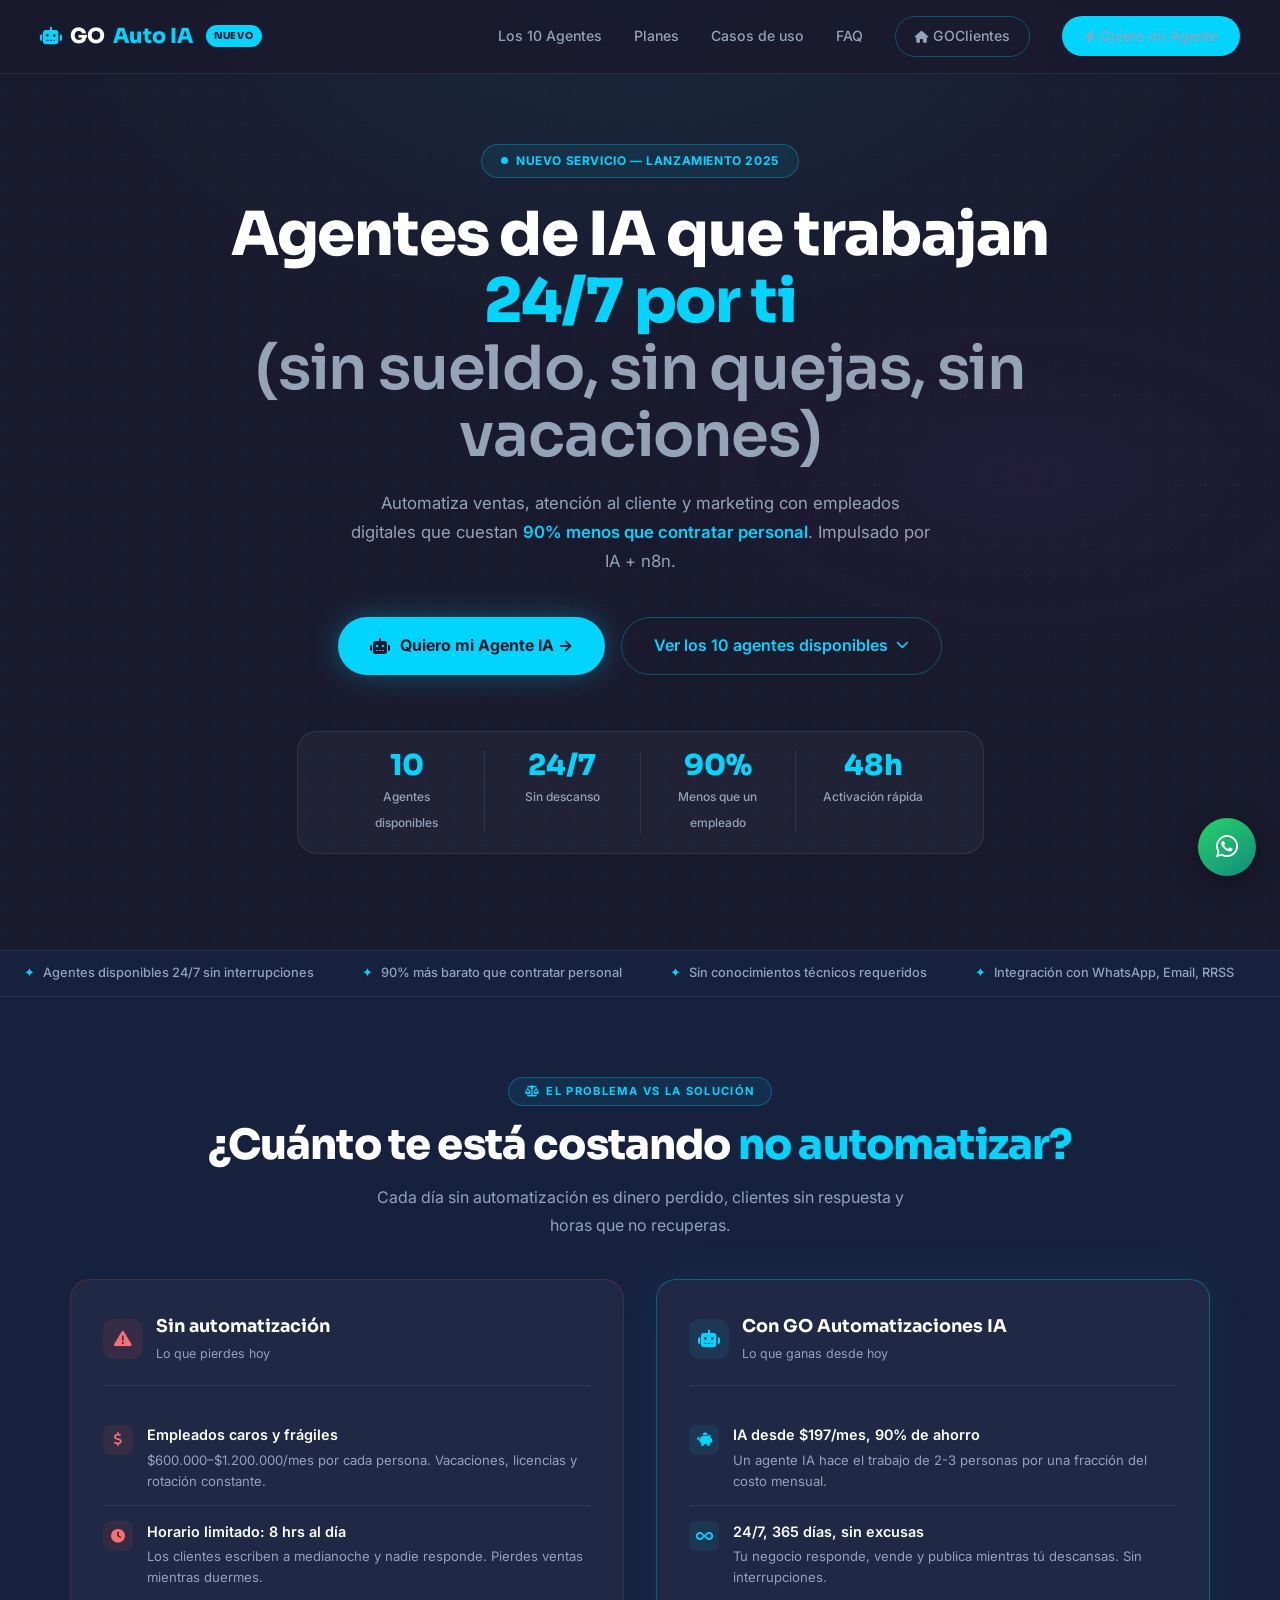
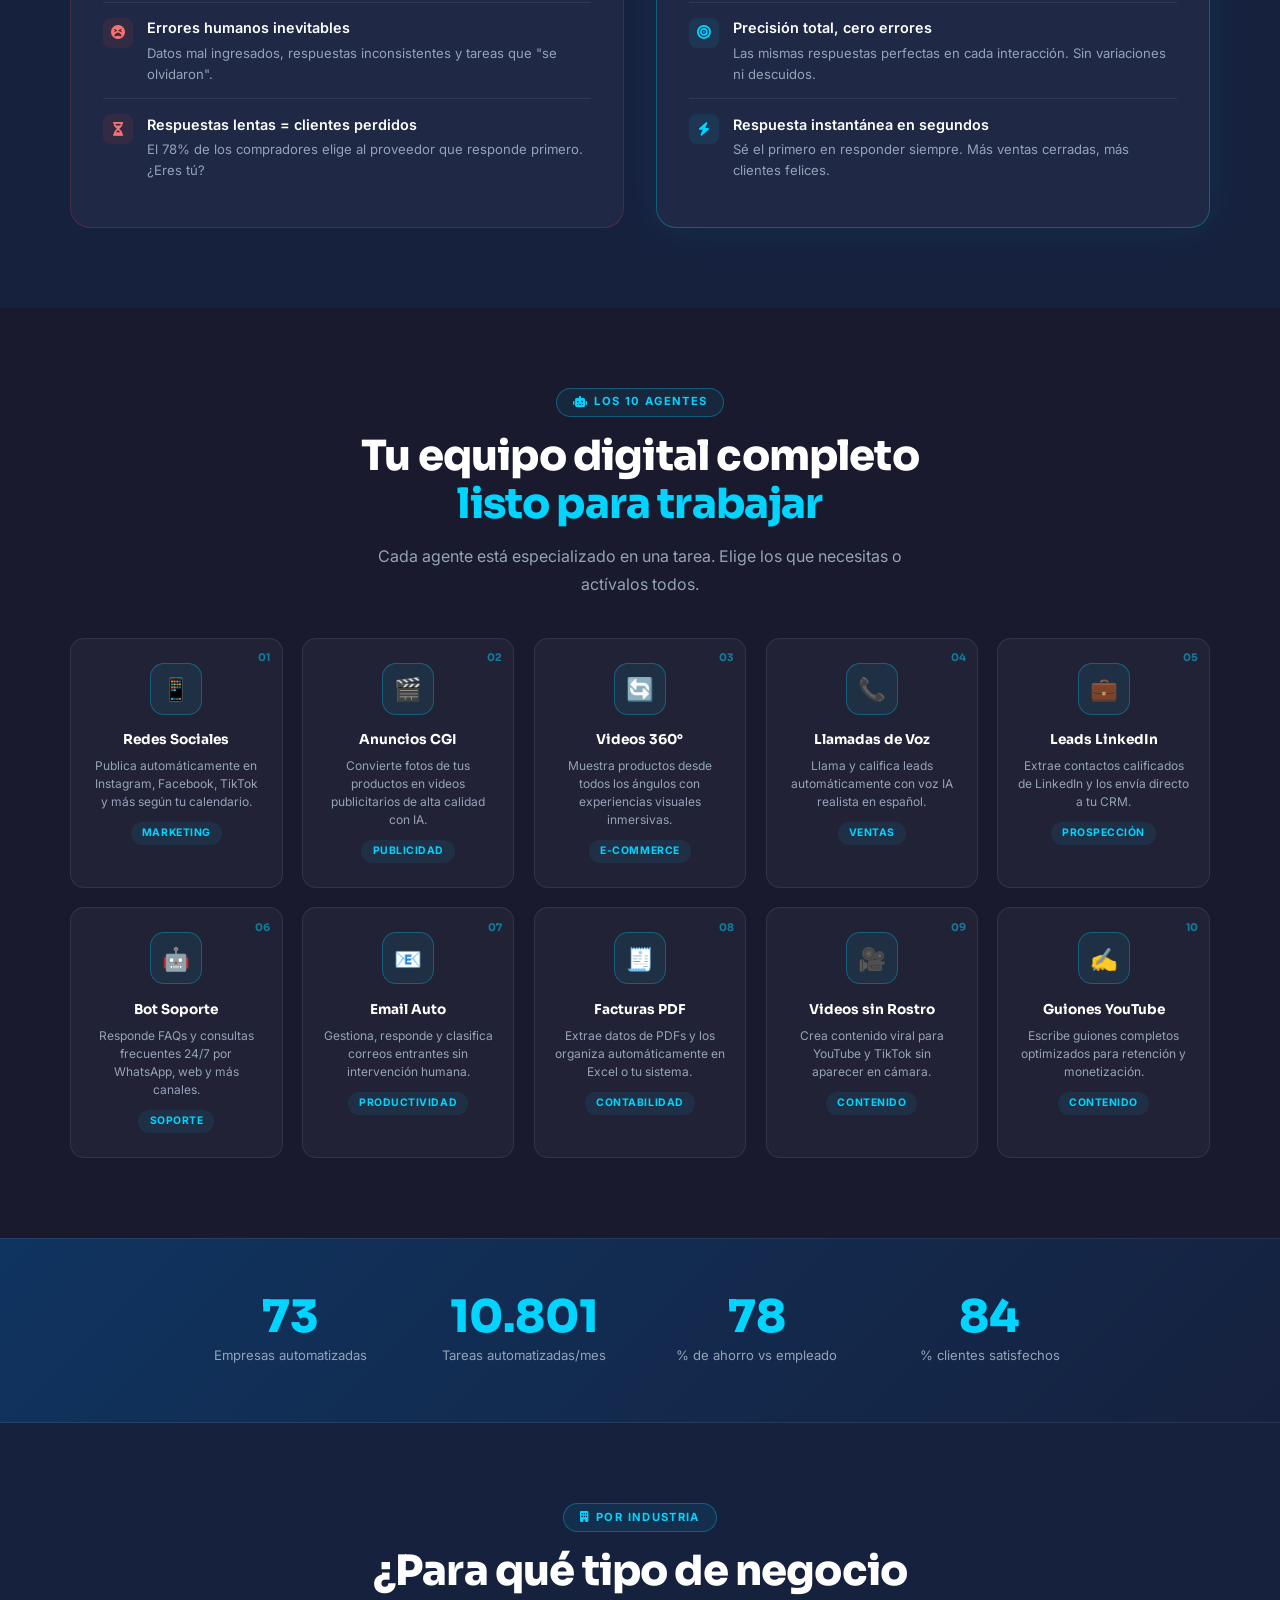
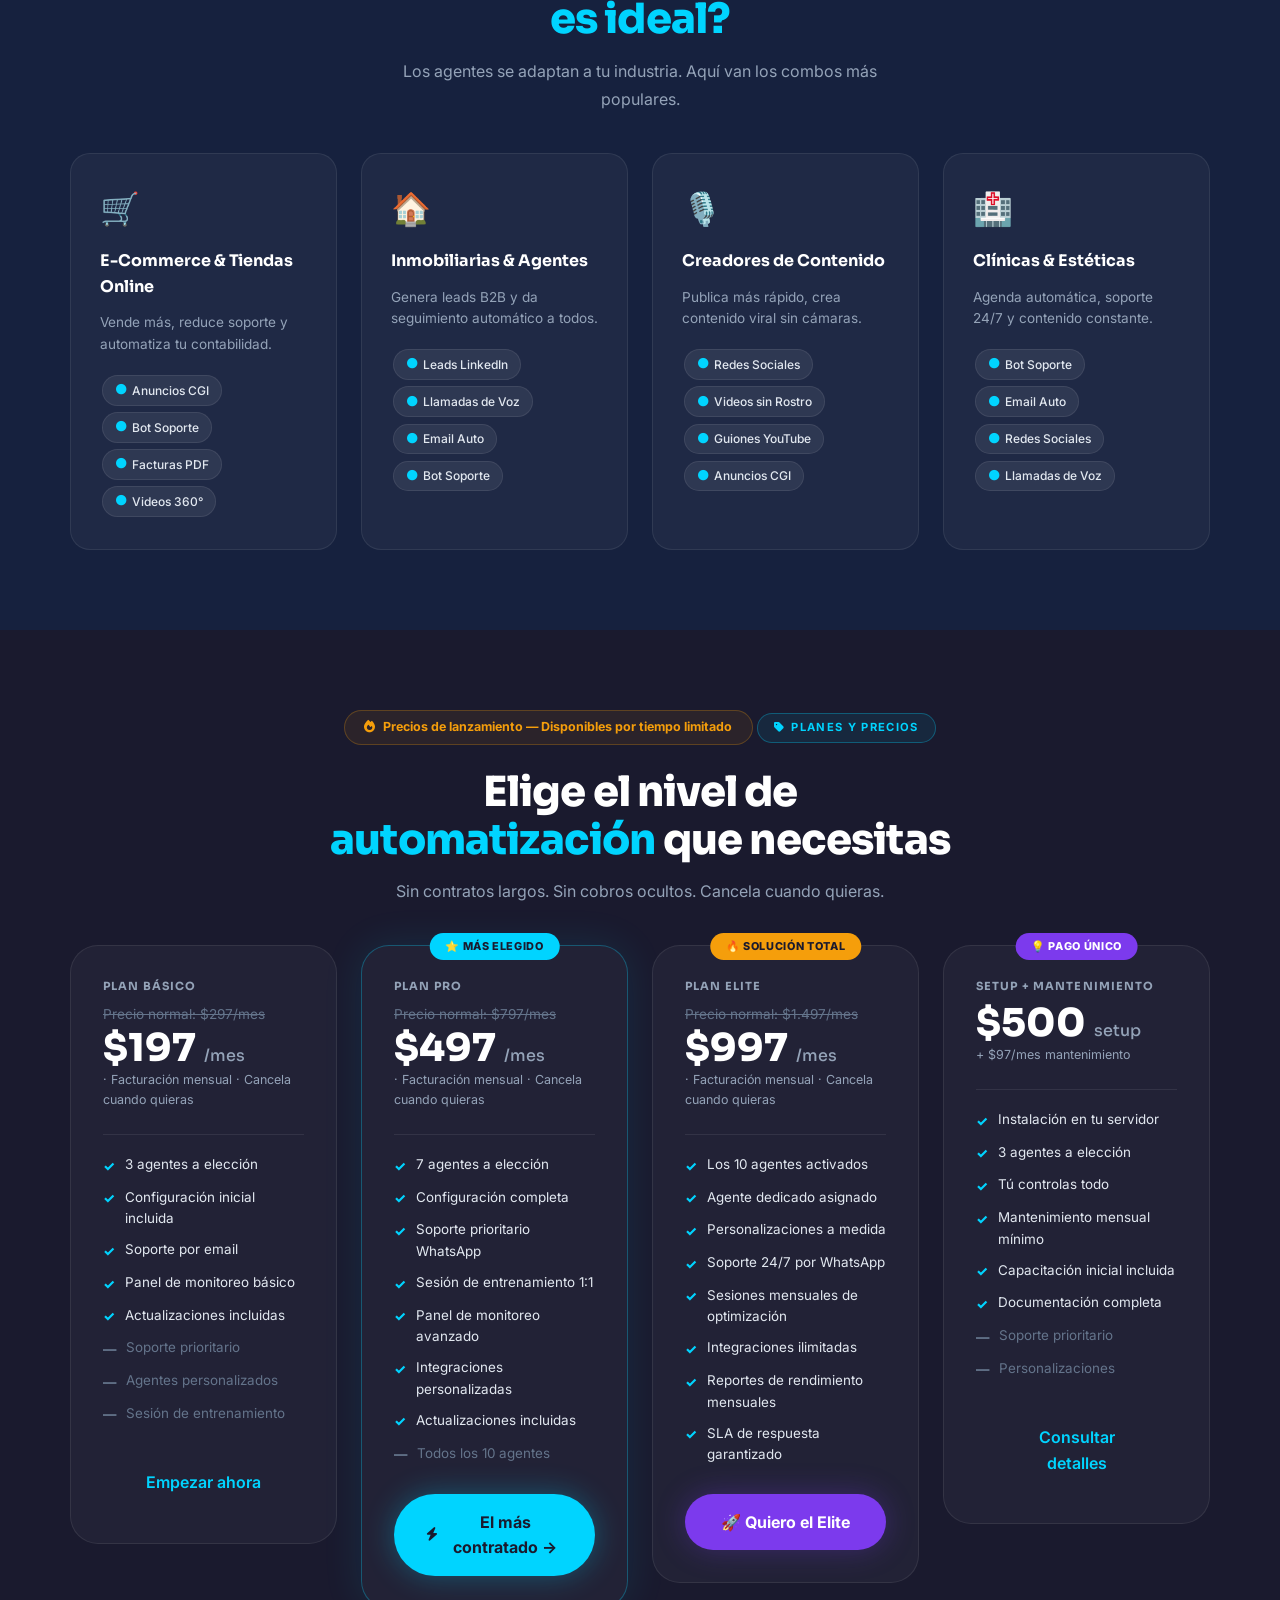
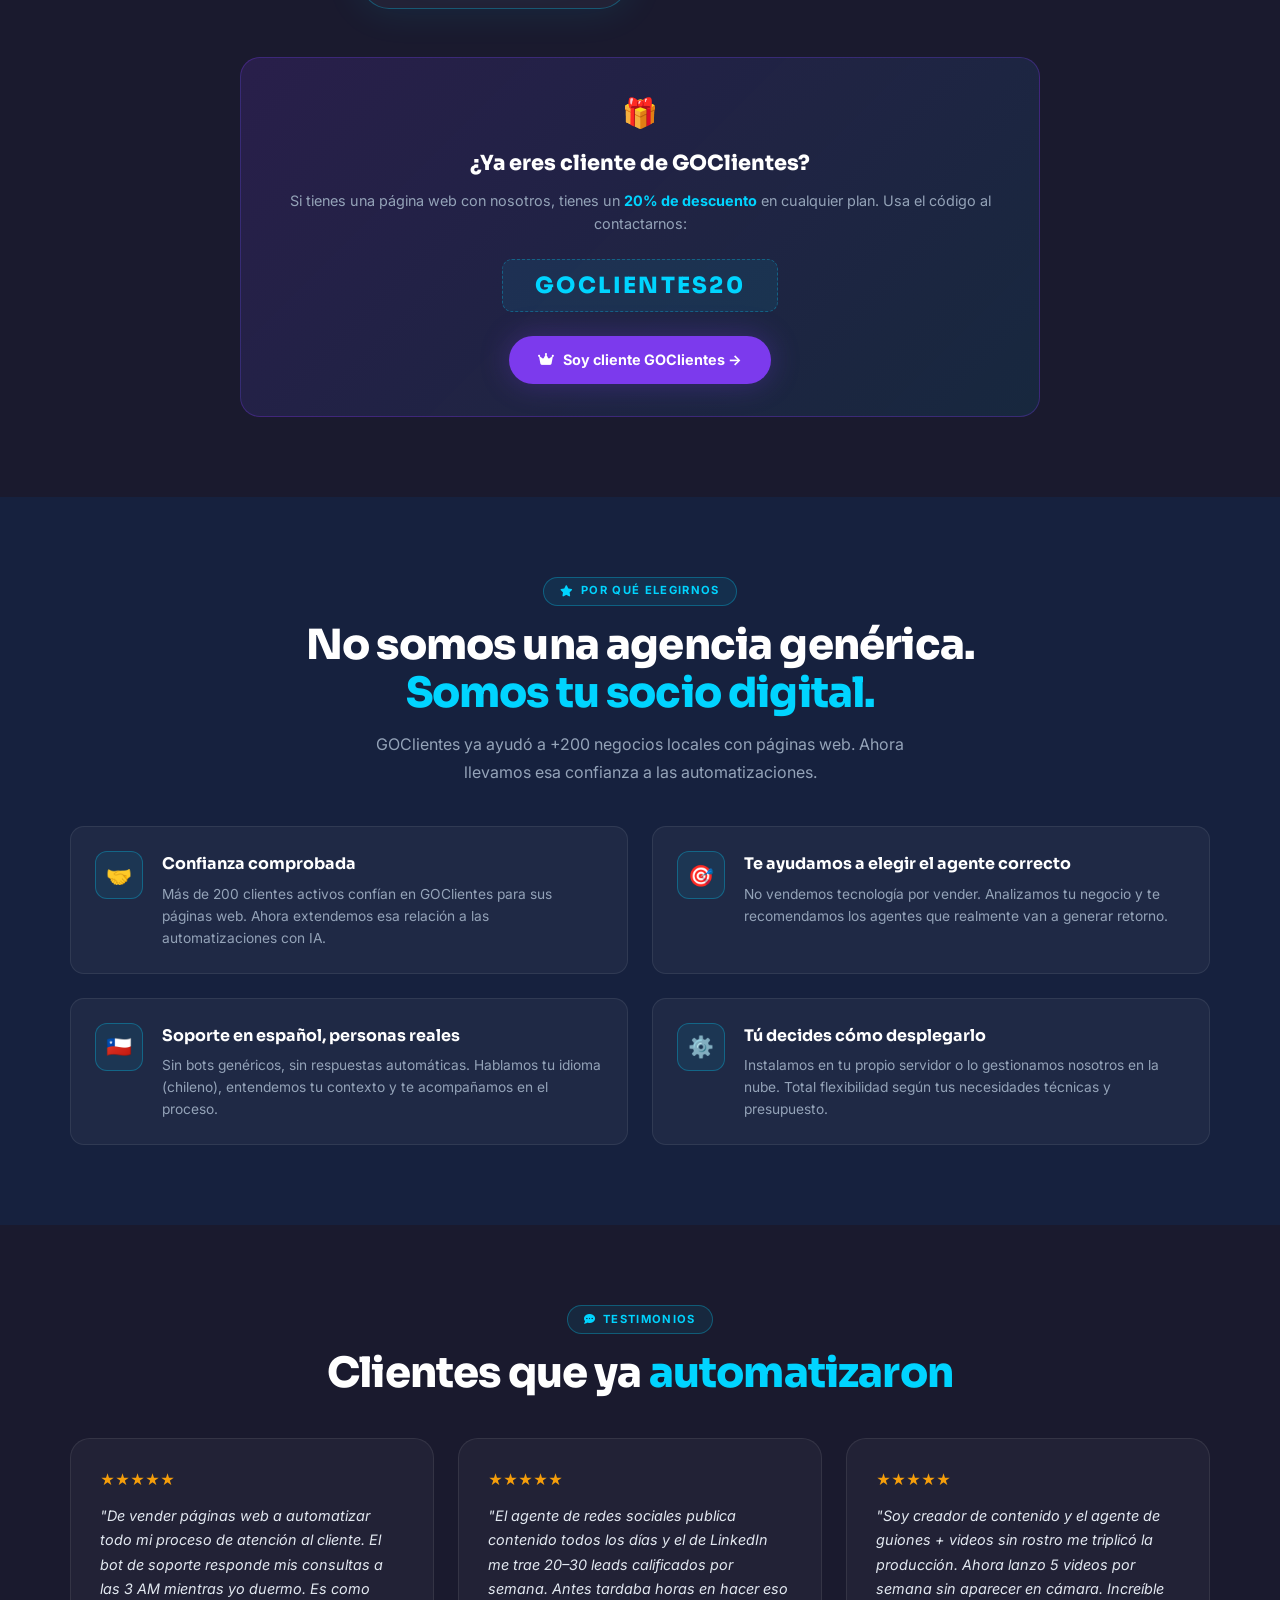
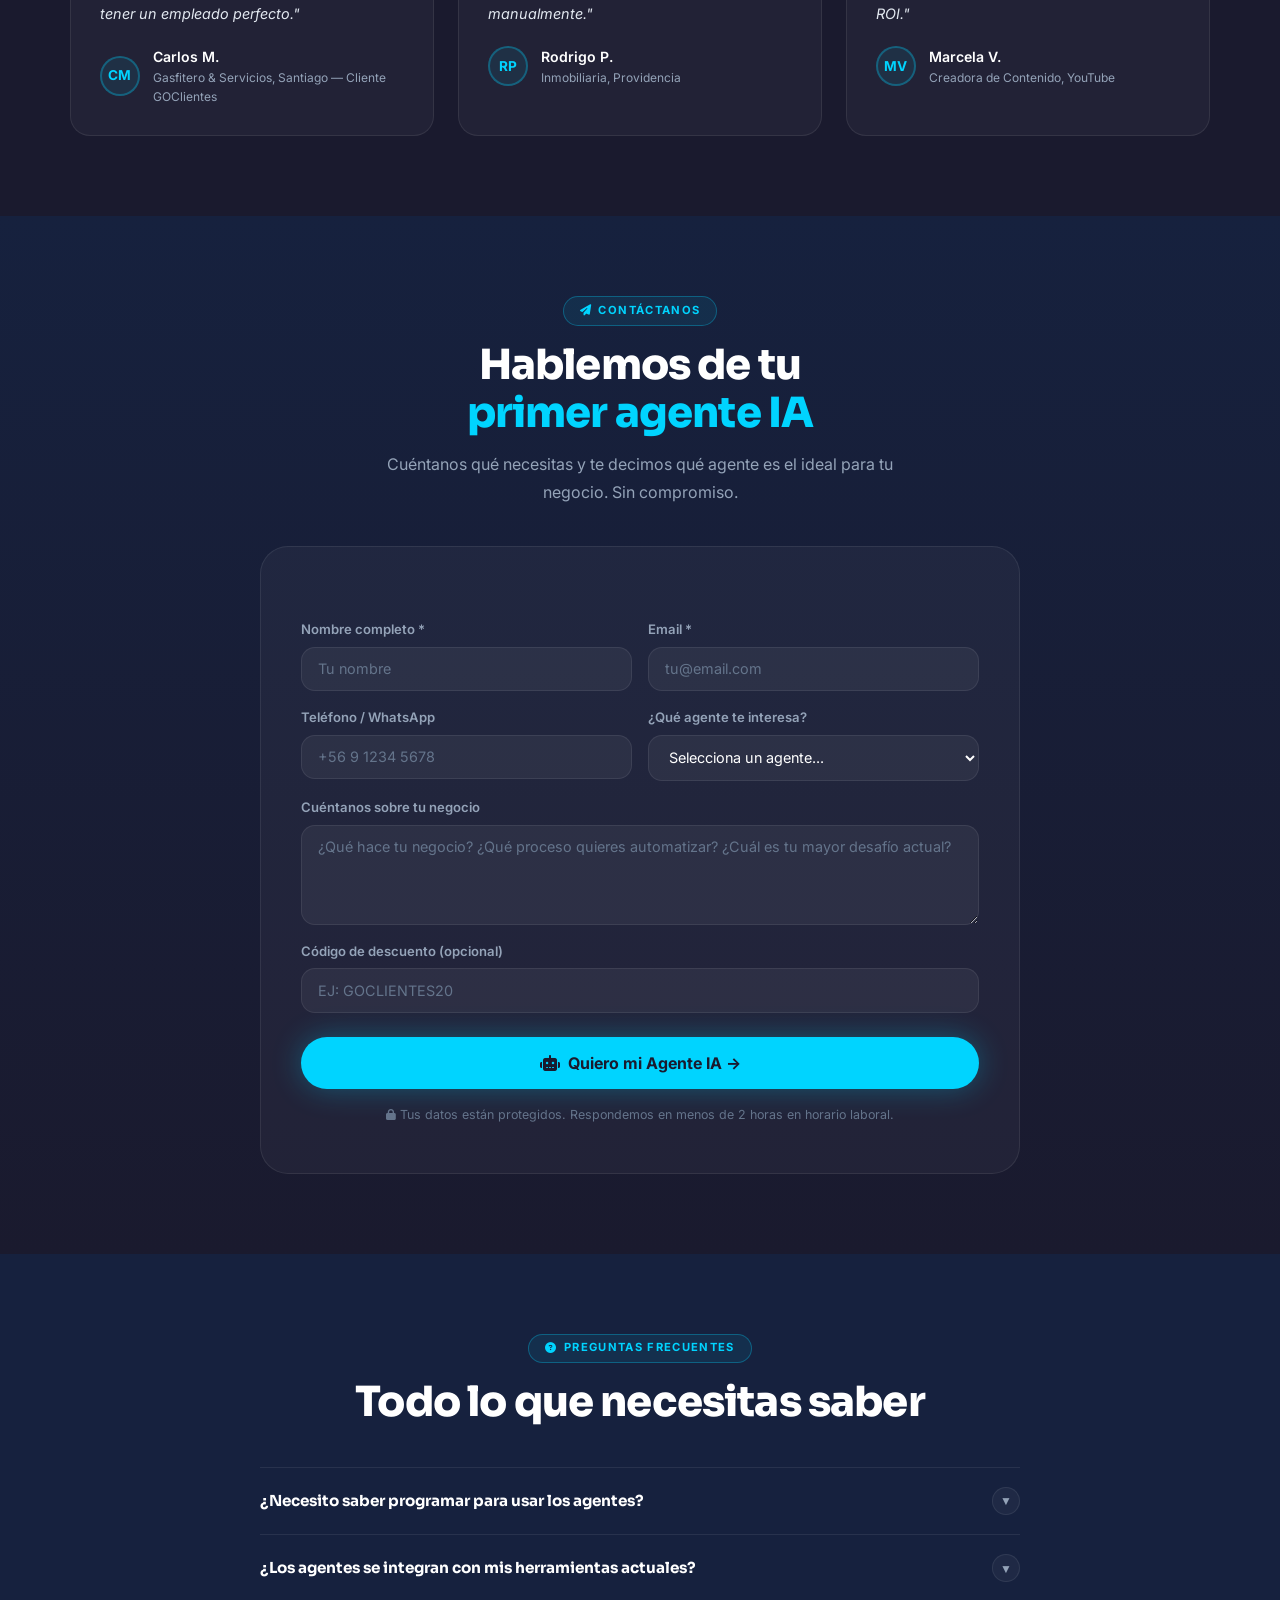
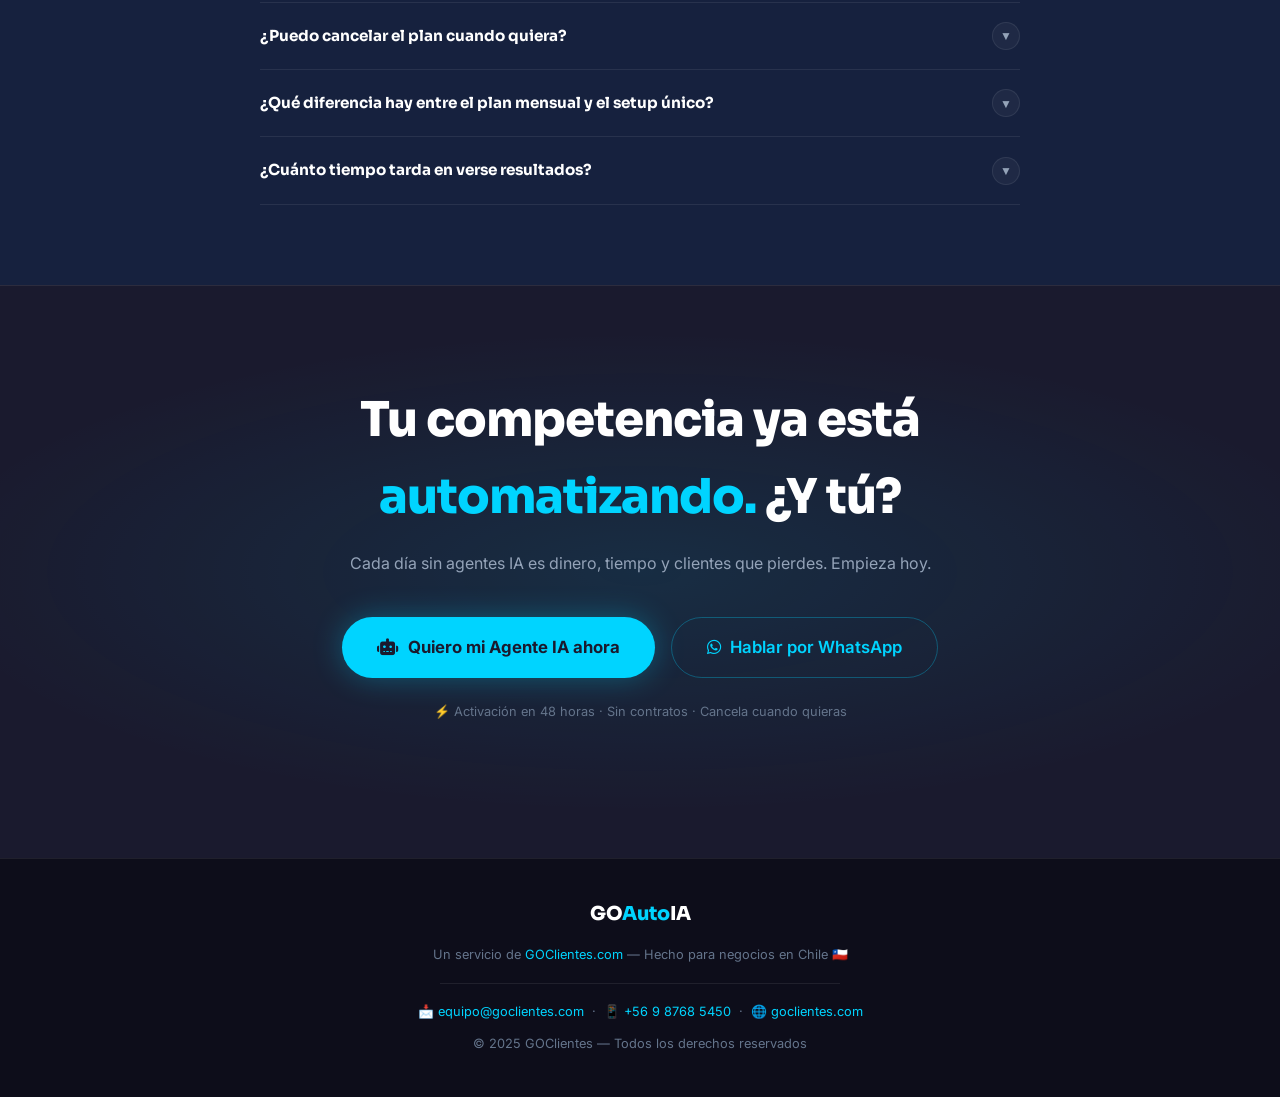
<file: goautoma.html>
<!DOCTYPE html>
<html lang="es">
<head>
  <meta charset="UTF-8" />
  <meta name="viewport" content="width=device-width, initial-scale=1.0" />
  <title>GO Automatizaciones IA – Agentes IA 24/7 para tu Negocio</title>
  <meta name="description" content="Automatiza ventas, atención al cliente y marketing con agentes de IA que trabajan 24/7. 90% más barato que contratar personal. Servicio de GOClientes." />
  <link rel="preconnect" href="https://fonts.googleapis.com" />
  <link rel="preconnect" href="https://fonts.gstatic.com" crossorigin />
  <link href="https://fonts.googleapis.com/css2?family=Sora:wght@300;400;500;600;700;800&family=Inter:wght@400;500;600;700&display=swap" rel="stylesheet" />
  <link rel="stylesheet" href="https://cdnjs.cloudflare.com/ajax/libs/font-awesome/6.5.0/css/all.min.css" />

  <style>
    :root {
      --navy: #1a1a2e;
      --navy-mid: #16213e;
      --navy-light: #0f3460;
      --electric: #00d4ff;
      --electric-dark: #00a8cc;
      --electric-glow: rgba(0,212,255,0.15);
      --electric-light: rgba(0,212,255,0.08);
      --purple: #7c3aed;
      --purple-light: rgba(124,58,237,0.12);
      --green: #00c65e;
      --green-light: rgba(0,198,94,0.1);
      --red: #ef4444;
      --amber: #f59e0b;
      --white: #ffffff;
      --text: #e2e8f0;
      --muted: #94a3b8;
      --lighter: #64748b;
      --surface: rgba(255,255,255,0.04);
      --surface-hover: rgba(255,255,255,0.07);
      --border: rgba(255,255,255,0.08);
      --border-electric: rgba(0,212,255,0.3);
      --radius: 14px;
      --radius-lg: 20px;
      --radius-xl: 28px;
      --ease: cubic-bezier(0.25,0.46,0.45,0.94);
    }

    * { margin:0; padding:0; box-sizing:border-box; }
    html { scroll-behavior:smooth; }
    body {
      font-family:'Inter',sans-serif;
      background: var(--navy);
      color: var(--text);
      overflow-x: hidden;
      line-height: 1.6;
    }

    /* SCROLLBAR */
    ::-webkit-scrollbar { width:6px; }
    ::-webkit-scrollbar-track { background:var(--navy); }
    ::-webkit-scrollbar-thumb { background:var(--navy-light); border-radius:3px; }

    /* NAV */
    nav {
      position:fixed; top:0; left:0; right:0; z-index:200;
      display:flex; align-items:center; justify-content:space-between;
      padding:1rem 2.5rem;
      background:rgba(26,26,46,0.9);
      backdrop-filter:blur(20px);
      border-bottom:1px solid var(--border);
      transition:box-shadow 0.3s;
    }
    nav.scrolled { box-shadow:0 4px 24px rgba(0,0,0,0.4); }
    .logo {
      font-family:'Sora',sans-serif; font-weight:800; font-size:1.3rem;
      color:var(--white); text-decoration:none;
      display:flex; align-items:center; gap:0.5rem;
    }
    .logo span { color:var(--electric); }
    .logo .badge-new {
      font-size:0.6rem; font-weight:800; letter-spacing:0.08em;
      background:var(--electric); color:var(--navy);
      padding:0.2rem 0.5rem; border-radius:100px;
      text-transform:uppercase; margin-left:0.3rem;
    }
    .nav-links { display:flex; gap:2rem; align-items:center; }
    .nav-links a { color:var(--muted); text-decoration:none; font-weight:500; font-size:0.88rem; transition:color 0.2s; }
    .nav-links a:hover { color:var(--electric); }
    .btn-nav {
      background:var(--electric); color:var(--navy);
      font-weight:700; padding:0.55rem 1.4rem;
      border-radius:100px; text-decoration:none; font-size:0.88rem;
      transition:all 0.2s;
    }
    .btn-nav:hover { background:var(--electric-dark); transform:translateY(-1px); }
    .btn-nav-outline {
      border:1px solid var(--border-electric); color:var(--electric);
      font-weight:600; padding:0.5rem 1.2rem;
      border-radius:100px; text-decoration:none; font-size:0.85rem;
      transition:all 0.2s;
    }
    .btn-nav-outline:hover { background:var(--electric-light); }
    .hamburger { display:none; flex-direction:column; gap:5px; cursor:pointer; background:none; border:none; padding:4px; }
    .hamburger span { width:24px; height:2px; background:var(--white); border-radius:2px; transition:all 0.3s; display:block; }

    /* HERO */
    .hero {
      padding:9rem 1.5rem 6rem;
      text-align:center;
      position:relative;
      overflow:hidden;
      background:radial-gradient(ellipse 80% 60% at 50% 0%, rgba(0,212,255,0.08) 0%, transparent 60%),
                 radial-gradient(ellipse 60% 40% at 80% 50%, rgba(124,58,237,0.06) 0%, transparent 50%),
                 var(--navy);
    }
    .hero::before {
      content:''; position:absolute; top:0; left:0; right:0; bottom:0;
      background:url("data:image/svg+xml,%3Csvg width='60' height='60' viewBox='0 0 60 60' xmlns='http://www.w3.org/2000/svg'%3E%3Cg fill='none' fill-rule='evenodd'%3E%3Cg fill='%2300d4ff' fill-opacity='0.03'%3E%3Cpath d='M36 34v-4h-2v4h-4v2h4v4h2v-4h4v-2h-4zm0-30V0h-2v4h-4v2h4v4h2V6h4V4h-4zM6 34v-4H4v4H0v2h4v4h2v-4h4v-2H6zM6 4V0H4v4H0v2h4v4h2V6h4V4H6z'/%3E%3C/g%3E%3C/g%3E%3C/svg%3E") repeat;
      pointer-events:none; opacity:0.5;
    }
    .hero-badge {
      display:inline-flex; align-items:center; gap:0.5rem;
      border:1px solid var(--border-electric);
      background:var(--electric-light);
      padding:0.4rem 1.2rem; border-radius:100px;
      font-size:0.75rem; font-weight:700; color:var(--electric);
      margin-bottom:1.5rem; letter-spacing:0.05em; text-transform:uppercase;
      position:relative;
    }
    .blink { width:7px; height:7px; background:var(--electric); border-radius:50%; animation:blink 1.2s infinite; }
    @keyframes blink { 0%,100%{opacity:1} 50%{opacity:0.2} }

    h1 {
      font-family:'Sora',sans-serif; font-weight:800;
      font-size:clamp(2.2rem,5.5vw,3.8rem);
      line-height:1.1; color:var(--white);
      max-width:860px; margin:0 auto 1.2rem;
      letter-spacing:-0.02em;
    }
    h1 .electric { color:var(--electric); }
    h1 .dim { color:var(--muted); font-weight:600; }
    .hero-sub {
      color:var(--muted); font-size:1.05rem;
      max-width:580px; margin:0 auto 2.5rem; line-height:1.75;
    }
    .hero-sub strong { color:var(--electric); font-weight:600; }

    .hero-btns { display:flex; gap:1rem; justify-content:center; flex-wrap:wrap; margin-bottom:3.5rem; }
    .btn-primary {
      display:inline-flex; align-items:center; gap:0.6rem;
      background:var(--electric); color:var(--navy);
      font-weight:700; padding:0.95rem 2rem;
      border-radius:100px; text-decoration:none; font-size:1rem;
      transition:all 0.25s var(--ease);
      box-shadow:0 0 30px rgba(0,212,255,0.3);
      border:none; cursor:pointer; font-family:'Inter',sans-serif;
    }
    .btn-primary:hover { background:var(--electric-dark); transform:translateY(-3px); box-shadow:0 0 50px rgba(0,212,255,0.5); }
    .btn-secondary {
      display:inline-flex; align-items:center; gap:0.5rem;
      background:transparent; color:var(--electric);
      font-weight:600; padding:0.95rem 2rem;
      border-radius:100px; text-decoration:none; font-size:1rem;
      border:1.5px solid var(--border-electric);
      transition:all 0.25s var(--ease);
    }
    .btn-secondary:hover { background:var(--electric-light); transform:translateY(-2px); }
    .btn-purple {
      display:inline-flex; align-items:center; gap:0.6rem;
      background:var(--purple); color:var(--white);
      font-weight:700; padding:0.95rem 2rem;
      border-radius:100px; text-decoration:none; font-size:1rem;
      transition:all 0.25s var(--ease); border:none; cursor:pointer;
      box-shadow:0 0 30px rgba(124,58,237,0.3); font-family:'Inter',sans-serif;
    }
    .btn-purple:hover { background:#6d28d9; transform:translateY(-3px); box-shadow:0 0 50px rgba(124,58,237,0.5); }

    .hero-stats {
      display:inline-flex; gap:0;
      background:var(--surface);
      border:1px solid var(--border);
      border-radius:var(--radius-lg);
      padding:1.2rem 2rem;
      position:relative; z-index:1;
    }
    .stat-item { flex:1; text-align:center; padding:0 1.5rem; }
    .stat-item:not(:last-child) { border-right:1px solid var(--border); }
    .stat-item strong {
      font-family:'Sora',sans-serif; font-size:1.8rem; font-weight:800;
      color:var(--electric); display:block; line-height:1; margin-bottom:0.2rem;
    }
    .stat-item span { color:var(--muted); font-size:0.75rem; font-weight:500; }

    /* TRUST */
    .trust-bar { background:var(--navy-mid); padding:0.75rem 1.5rem; overflow:hidden; border-top:1px solid var(--border); border-bottom:1px solid var(--border); }
    .trust-scroll { display:flex; gap:3rem; animation:scroll 22s linear infinite; width:max-content; }
    @keyframes scroll { 0%{transform:translateX(0)} 100%{transform:translateX(-50%)} }
    .trust-item { display:flex; align-items:center; gap:0.5rem; white-space:nowrap; color:var(--muted); font-size:0.8rem; font-weight:500; }
    .trust-item .tick { color:var(--electric); }

    /* SECTIONS */
    section { padding:5rem 1.5rem; }
    .container { max-width:1140px; margin:0 auto; }
    .section-tag {
      display:inline-flex; align-items:center; gap:0.4rem;
      font-size:0.7rem; font-weight:700; letter-spacing:0.12em;
      text-transform:uppercase; color:var(--electric);
      background:var(--electric-light); border:1px solid var(--border-electric);
      padding:0.3rem 1rem; border-radius:100px; margin-bottom:1rem;
    }
    .section-title {
      font-family:'Sora',sans-serif; font-size:clamp(1.8rem,4vw,2.6rem);
      font-weight:800; color:var(--white);
      line-height:1.15; letter-spacing:-0.02em; margin-bottom:0.8rem;
    }
    .section-sub { color:var(--muted); max-width:540px; font-size:1rem; line-height:1.75; margin-bottom:2.5rem; }
    .section-center { text-align:center; }
    .section-center .section-sub { margin:0 auto 2.5rem; }
    .section-title .electric { color:var(--electric); }

    /* PROBLEM VS SOLUTION */
    .compare-section { background:var(--navy-mid); }
    .compare-grid {
      display:grid; grid-template-columns:1fr 1fr;
      gap:2rem; margin-top:2.5rem; align-items:stretch;
    }
    .compare-col {
      background:var(--surface);
      border:1px solid var(--border);
      border-radius:var(--radius-lg);
      padding:2rem; overflow:hidden;
    }
    .compare-col.problem { border-color:rgba(239,68,68,0.2); }
    .compare-col.solution { border-color:var(--border-electric); box-shadow:0 0 40px rgba(0,212,255,0.08); }
    .compare-header {
      display:flex; align-items:center; gap:0.8rem;
      margin-bottom:1.5rem; padding-bottom:1.2rem;
      border-bottom:1px solid var(--border);
    }
    .compare-icon {
      width:40px; height:40px; border-radius:10px;
      display:flex; align-items:center; justify-content:center;
      font-size:1.1rem; flex-shrink:0;
    }
    .compare-icon.red { background:rgba(239,68,68,0.1); }
    .compare-icon.blue { background:var(--electric-light); }
    .compare-header h3 {
      font-family:'Sora',sans-serif; font-size:1.1rem;
      font-weight:700; color:var(--white);
    }
    .compare-header span { font-size:0.78rem; color:var(--muted); }
    .compare-item {
      display:flex; align-items:flex-start; gap:0.9rem;
      padding:0.85rem 0; border-bottom:1px solid var(--border);
    }
    .compare-item:last-child { border-bottom:none; }
    .compare-item .ci-icon {
      width:30px; height:30px; border-radius:8px;
      display:flex; align-items:center; justify-content:center;
      font-size:0.85rem; flex-shrink:0; margin-top:0.1rem;
    }
    .ci-icon.bad { background:rgba(239,68,68,0.1); color:#f87171; }
    .ci-icon.good { background:var(--electric-light); color:var(--electric); }
    .compare-item h4 { font-size:0.9rem; font-weight:600; color:var(--white); margin-bottom:0.2rem; }
    .compare-item p { font-size:0.82rem; color:var(--muted); }

    /* AGENTS */
    .agents-section { background:var(--navy); }
    .agents-grid {
      display:grid;
      grid-template-columns:repeat(5, 1fr);
      gap:1.2rem; margin-top:2.5rem;
    }
    .agent-card {
      background:var(--surface);
      border:1px solid var(--border);
      border-radius:var(--radius);
      padding:1.5rem 1.2rem;
      text-align:center;
      transition:all 0.3s var(--ease);
      cursor:default; position:relative; overflow:hidden;
    }
    .agent-card::before {
      content:''; position:absolute; top:0; left:0; right:0; height:2px;
      background:linear-gradient(90deg, transparent, var(--electric), transparent);
      transform:scaleX(0); transition:transform 0.3s;
    }
    .agent-card:hover { transform:translateY(-6px); box-shadow:0 12px 40px rgba(0,212,255,0.12); border-color:var(--border-electric); background:var(--surface-hover); }
    .agent-card:hover::before { transform:scaleX(1); }
    .agent-num {
      position:absolute; top:0.7rem; right:0.7rem;
      font-size:0.65rem; font-weight:700;
      color:var(--electric); opacity:0.5; font-family:'Sora',sans-serif;
    }
    .agent-icon-wrap {
      width:52px; height:52px; border-radius:14px;
      background:var(--electric-light);
      border:1px solid var(--border-electric);
      display:flex; align-items:center; justify-content:center;
      font-size:1.4rem; margin:0 auto 0.9rem;
    }
    .agent-card h3 {
      font-family:'Sora',sans-serif; font-size:0.85rem;
      font-weight:700; color:var(--white); margin-bottom:0.4rem;
    }
    .agent-card p { font-size:0.75rem; color:var(--muted); line-height:1.5; }
    .agent-tag {
      display:inline-block; margin-top:0.7rem;
      background:var(--electric-light); color:var(--electric);
      font-size:0.65rem; font-weight:700; padding:0.2rem 0.7rem;
      border-radius:100px; letter-spacing:0.05em; text-transform:uppercase;
    }

    /* COUNTER */
    .counter-section {
      background:linear-gradient(135deg, var(--navy-light) 0%, var(--navy-mid) 100%);
      border-top:1px solid var(--border);
      border-bottom:1px solid var(--border);
      padding:3.5rem 1.5rem;
    }
    .counter-grid {
      display:grid; grid-template-columns:repeat(4,1fr);
      gap:2rem; max-width:900px; margin:0 auto; text-align:center;
    }
    .counter-item strong {
      font-family:'Sora',sans-serif; font-size:2.8rem; font-weight:800;
      color:var(--electric); display:block; line-height:1;
    }
    .counter-item span { color:var(--muted); font-size:0.82rem; margin-top:0.3rem; display:block; }

    /* INDUSTRIES */
    .industries-section { background:var(--navy-mid); }
    .industries-grid {
      display:grid; grid-template-columns:repeat(4,1fr);
      gap:1.5rem; margin-top:2.5rem;
    }
    .industry-card {
      background:var(--surface); border:1px solid var(--border);
      border-radius:var(--radius-lg); padding:1.8rem;
      transition:all 0.3s var(--ease);
    }
    .industry-card:hover { transform:translateY(-5px); box-shadow:0 12px 40px rgba(0,212,255,0.1); border-color:var(--border-electric); }
    .industry-icon { font-size:2rem; margin-bottom:0.9rem; }
    .industry-card h3 { font-family:'Sora',sans-serif; font-size:1rem; font-weight:700; color:var(--white); margin-bottom:0.8rem; }
    .agent-pill {
      display:inline-flex; align-items:center; gap:0.35rem;
      background:var(--surface-hover); border:1px solid var(--border);
      color:var(--text); font-size:0.75rem; font-weight:500;
      padding:0.3rem 0.8rem; border-radius:100px;
      margin:0.2rem 0.15rem;
    }
    .agent-pill i { color:var(--electric); font-size:0.65rem; }

    /* PRICING */
    .pricing-section { background:var(--navy); }
    .pricing-scarcity {
      display:inline-flex; align-items:center; gap:0.5rem;
      background:rgba(245,158,11,0.08); border:1px solid rgba(245,158,11,0.25);
      color:var(--amber); padding:0.4rem 1.2rem; border-radius:100px;
      font-size:0.78rem; font-weight:700; margin-bottom:1.5rem;
    }
    .pricing-grid {
      display:grid; grid-template-columns:repeat(4,1fr);
      gap:1.5rem; margin-top:2.5rem; align-items:start;
    }
    .plan-card {
      background:var(--surface); border:1px solid var(--border);
      border-radius:var(--radius-xl); padding:2rem;
      transition:all 0.3s var(--ease); position:relative;
    }
    .plan-card:hover { transform:translateY(-5px); box-shadow:0 20px 60px rgba(0,0,0,0.3); }
    .plan-card.popular { border-color:var(--border-electric); box-shadow:0 0 40px rgba(0,212,255,0.1); }
    .plan-badge {
      position:absolute; top:-13px; left:50%; transform:translateX(-50%);
      background:var(--electric); color:var(--navy);
      font-size:0.68rem; font-weight:800; letter-spacing:0.06em;
      text-transform:uppercase; padding:0.28rem 1rem;
      border-radius:100px; white-space:nowrap;
    }
    .plan-badge.amber { background:var(--amber); color:var(--navy); }
    .plan-badge.purple { background:var(--purple); color:var(--white); }
    .plan-name { font-family:'Sora',sans-serif; font-size:0.7rem; font-weight:700; text-transform:uppercase; letter-spacing:0.1em; color:var(--muted); margin-bottom:0.5rem; }
    .plan-price-old { color:var(--lighter); text-decoration:line-through; font-size:0.85rem; }
    .plan-price { font-family:'Sora',sans-serif; font-size:2.4rem; font-weight:800; color:var(--white); line-height:1; margin:0.2rem 0 0.15rem; }
    .plan-price span { font-size:1rem; color:var(--muted); font-weight:500; }
    .plan-note { color:var(--muted); font-size:0.78rem; margin-bottom:1.5rem; }
    .plan-divider { height:1px; background:var(--border); margin:1.2rem 0; }
    .plan-features { list-style:none; display:flex; flex-direction:column; gap:0.6rem; margin-bottom:1.8rem; }
    .plan-features li { display:flex; align-items:flex-start; gap:0.6rem; font-size:0.84rem; color:var(--text); }
    .plan-features li .chk { color:var(--electric); font-weight:800; flex-shrink:0; margin-top:0.1rem; }
    .plan-features li.dim { color:var(--lighter); }
    .plan-features li.dim .chk { color:var(--lighter); }
    .plan-cta { width:100%; text-align:center; justify-content:center; border:none; cursor:pointer; font-family:'Inter',sans-serif; }

    /* WHY */
    .why-section { background:var(--navy-mid); }
    .why-grid {
      display:grid; grid-template-columns:repeat(2,1fr);
      gap:1.5rem; margin-top:2.5rem;
    }
    .why-card {
      display:flex; align-items:flex-start; gap:1.2rem;
      background:var(--surface); border:1px solid var(--border);
      border-radius:var(--radius); padding:1.5rem;
      transition:all 0.3s var(--ease);
    }
    .why-card:hover { transform:translateY(-4px); box-shadow:0 12px 40px rgba(0,0,0,0.2); border-color:var(--border-electric); }
    .why-icon-wrap {
      width:48px; height:48px; border-radius:12px;
      background:var(--electric-light); border:1px solid var(--border-electric);
      display:flex; align-items:center; justify-content:center;
      font-size:1.3rem; flex-shrink:0;
    }
    .why-card h3 { font-family:'Sora',sans-serif; font-size:1rem; font-weight:700; color:var(--white); margin-bottom:0.35rem; }
    .why-card p { color:var(--muted); font-size:0.86rem; }

    /* DISCOUNT BANNER */
    .discount-banner {
      background:linear-gradient(135deg, rgba(124,58,237,0.15) 0%, rgba(0,212,255,0.08) 100%);
      border:1px solid rgba(124,58,237,0.3);
      border-radius:var(--radius-lg); padding:2rem;
      margin:3rem auto 0; max-width:800px;
      text-align:center;
    }
    .discount-banner h3 { font-family:'Sora',sans-serif; font-size:1.3rem; font-weight:800; color:var(--white); margin-bottom:0.5rem; }
    .discount-banner p { color:var(--muted); font-size:0.9rem; margin-bottom:1rem; }
    .discount-code {
      display:inline-block; font-family:'Sora',sans-serif; font-size:1.4rem; font-weight:800;
      color:var(--electric); letter-spacing:0.1em;
      background:var(--electric-light); border:1px dashed var(--border-electric);
      padding:0.5rem 2rem; border-radius:10px; margin:0.5rem 0;
    }

    /* TESTIMONIALS */
    .testimonials-section { background:var(--navy); }
    .testimonials-grid {
      display:grid; grid-template-columns:repeat(3,1fr);
      gap:1.5rem; margin-top:2.5rem;
    }
    .testimonial-card {
      background:var(--surface); border:1px solid var(--border);
      border-radius:var(--radius-lg); padding:1.8rem;
      transition:all 0.3s var(--ease);
    }
    .testimonial-card:hover { transform:translateY(-4px); border-color:var(--border-electric); }
    .stars { color:var(--amber); font-size:0.9rem; margin-bottom:0.8rem; }
    .testimonial-card p { color:var(--text); font-size:0.9rem; line-height:1.7; margin-bottom:1.2rem; font-style:italic; }
    .testimonial-author { display:flex; align-items:center; gap:0.8rem; }
    .author-avatar {
      width:40px; height:40px; border-radius:50%;
      background:var(--electric-light); border:2px solid var(--border-electric);
      display:flex; align-items:center; justify-content:center;
      font-weight:700; font-size:0.85rem; color:var(--electric);
      flex-shrink:0;
    }
    .author-name { font-size:0.88rem; font-weight:600; color:var(--white); }
    .author-role { font-size:0.75rem; color:var(--muted); }

    /* FORM */
    .form-section {
      background:linear-gradient(180deg, var(--navy-mid) 0%, var(--navy) 100%);
    }
    .form-wrapper {
      max-width:760px; margin:0 auto;
      background:var(--surface);
      border:1px solid var(--border);
      border-radius:var(--radius-xl);
      padding:3rem 2.5rem;
    }
    .form-grid { display:grid; grid-template-columns:1fr 1fr; gap:1rem; margin-top:1.5rem; }
    .form-group { display:flex; flex-direction:column; gap:0.4rem; }
    .form-group.full { grid-column:1/-1; }
    .form-group label { font-size:0.82rem; font-weight:600; color:var(--muted); }
    .form-group input, .form-group select, .form-group textarea {
      background:rgba(255,255,255,0.05);
      border:1px solid var(--border);
      border-radius:var(--radius);
      padding:0.8rem 1rem;
      color:var(--white);
      font-family:'Inter',sans-serif;
      font-size:0.9rem;
      outline:none;
      transition:border 0.2s, box-shadow 0.2s;
    }
    .form-group input:focus, .form-group select:focus, .form-group textarea:focus {
      border-color:var(--electric);
      box-shadow:0 0 0 3px rgba(0,212,255,0.1);
    }
    .form-group select option { background:var(--navy-mid); color:var(--text); }
    .form-group input::placeholder, .form-group textarea::placeholder { color:var(--lighter); }
    .form-group textarea { resize:vertical; min-height:100px; }
    .form-submit {
      margin-top:1.5rem;
      width:100%; padding:1rem;
      background:var(--electric); color:var(--navy);
      font-family:'Inter',sans-serif; font-size:1rem; font-weight:700;
      border:none; border-radius:100px; cursor:pointer;
      transition:all 0.25s; display:flex; align-items:center; justify-content:center; gap:0.5rem;
    }
    .form-submit:hover { background:var(--electric-dark); transform:translateY(-2px); box-shadow:0 0 40px rgba(0,212,255,0.4); }
    .form-success {
      display:none; text-align:center; padding:2rem 0;
    }
    .form-success .success-icon { font-size:3rem; margin-bottom:1rem; }
    .form-success h3 { font-family:'Sora',sans-serif; font-size:1.4rem; font-weight:700; color:var(--white); margin-bottom:0.5rem; }
    .form-success p { color:var(--muted); }

    /* FAQ */
    .faq-section { background:var(--navy-mid); }
    .faq-list { margin-top:2.5rem; display:flex; flex-direction:column; max-width:760px; margin-left:auto; margin-right:auto; }
    .faq-item { border-top:1px solid var(--border); }
    .faq-item:last-child { border-bottom:1px solid var(--border); }
    .faq-q {
      font-family:'Sora',sans-serif; font-weight:700; font-size:0.95rem;
      color:var(--white); display:flex; justify-content:space-between; align-items:center;
      cursor:pointer; padding:1.2rem 0; user-select:none; transition:color 0.2s;
    }
    .faq-q:hover { color:var(--electric); }
    .faq-arrow {
      width:28px; height:28px; border-radius:50%;
      background:var(--surface); border:1px solid var(--border);
      display:flex; align-items:center; justify-content:center;
      font-size:0.75rem; transition:all 0.25s; flex-shrink:0; color:var(--muted);
    }
    .faq-item.open .faq-arrow { background:var(--electric); border-color:var(--electric); color:var(--navy); transform:rotate(180deg); }
    .faq-a {
      color:var(--muted); font-size:0.9rem; max-height:0; overflow:hidden;
      transition:max-height 0.35s ease, padding 0.2s; line-height:1.75;
    }
    .faq-item.open .faq-a { max-height:200px; padding-bottom:1.2rem; }

    /* FINAL CTA */
    .final-cta {
      background:radial-gradient(ellipse 80% 60% at 50% 50%, rgba(0,212,255,0.1) 0%, transparent 70%), var(--navy);
      padding:6rem 1.5rem; text-align:center;
      border-top:1px solid var(--border);
    }
    .final-cta h2 {
      font-family:'Sora',sans-serif; font-size:clamp(2rem,5vw,3rem);
      font-weight:800; color:var(--white); margin-bottom:1rem; letter-spacing:-0.02em;
    }
    .final-cta p { color:var(--muted); margin-bottom:2.5rem; font-size:1rem; }

    /* FOOTER */
    footer {
      background:#0d0d1a;
      border-top:1px solid var(--border);
      padding:2.5rem 1.5rem; text-align:center;
    }
    .footer-logo { font-family:'Sora',sans-serif; font-weight:800; font-size:1.2rem; color:var(--white); margin-bottom:0.8rem; }
    .footer-logo span { color:var(--electric); }
    footer p { color:var(--lighter); font-size:0.8rem; line-height:1.9; }
    footer a { color:var(--electric); text-decoration:none; }
    footer a:hover { color:var(--white); }
    .footer-divider { height:1px; background:var(--border); margin:1rem auto; max-width:400px; }

    /* WA FLOAT */
    .wa-float {
      position:fixed; bottom:1.5rem; right:1.5rem;
      background:linear-gradient(145deg,#25D366,#128C7E);
      width:58px; height:58px; border-radius:50%;
      display:flex; align-items:center; justify-content:center;
      box-shadow:0 6px 24px rgba(0,0,0,0.35);
      transition:all 0.2s; z-index:300;
      animation:floatWA 2.5s ease-in-out infinite;
      text-decoration:none;
    }
    .wa-float:hover { transform:scale(1.12)!important; box-shadow:0 10px 32px rgba(37,211,102,0.5); animation:none; }
    @keyframes floatWA { 0%,100%{transform:translateY(0)} 50%{transform:translateY(-6px)} }

    /* REVEAL */
    .reveal { opacity:0; transform:translateY(28px); transition:opacity 0.7s var(--ease), transform 0.7s var(--ease); }
    .reveal.visible { opacity:1; transform:translateY(0); }
    .reveal-delay-1 { transition-delay:0.1s; }
    .reveal-delay-2 { transition-delay:0.2s; }
    .reveal-delay-3 { transition-delay:0.3s; }
    .reveal-delay-4 { transition-delay:0.4s; }

    /* RESPONSIVE */
    @media(max-width:1100px) {
      .agents-grid { grid-template-columns:repeat(4,1fr); }
      .pricing-grid { grid-template-columns:repeat(2,1fr); }
      .industries-grid { grid-template-columns:repeat(2,1fr); }
    }
    @media(max-width:900px) {
      .agents-grid { grid-template-columns:repeat(3,1fr); }
      .compare-grid { grid-template-columns:1fr; }
      .counter-grid { grid-template-columns:repeat(2,1fr); }
      .testimonials-grid { grid-template-columns:1fr; }
    }
    @media(max-width:700px) {
      nav { padding:1rem 1.2rem; }
      .nav-links { display:none; flex-direction:column; position:absolute; top:65px; left:0; right:0; background:var(--navy-mid); padding:1.5rem 2rem; border-bottom:1px solid var(--border); z-index:100; }
      .nav-links.open { display:flex; }
      .hamburger { display:flex; }
      .agents-grid { grid-template-columns:repeat(2,1fr); }
      .pricing-grid { grid-template-columns:1fr; max-width:400px; margin-left:auto; margin-right:auto; }
      .industries-grid { grid-template-columns:1fr; }
      .why-grid { grid-template-columns:1fr; }
      .hero-stats { flex-direction:column; gap:0; padding:1rem 1.5rem; }
      .stat-item { padding:0.8rem; border-right:none!important; border-bottom:1px solid var(--border); }
      .stat-item:last-child { border-bottom:none; }
      .form-grid { grid-template-columns:1fr; }
      .form-wrapper { padding:2rem 1.5rem; }
    }
  </style>
</head>
<body>

<!-- NAV -->
<nav id="navbar">
  <a href="#" class="logo">
    <i class="fa-solid fa-robot" style="color:var(--electric);font-size:1.1rem;"></i>
    GO<span>Auto IA</span>
    <span class="badge-new">Nuevo</span>
  </a>
  <div class="nav-links" id="navLinks">
    <a href="#agentes">Los 10 Agentes</a>
    <a href="#planes">Planes</a>
    <a href="#industrias">Casos de uso</a>
    <a href="#faq">FAQ</a>
    <a href="https://goclientes.com" target="_blank" class="btn-nav-outline"><i class="fa-solid fa-house" style="font-size:0.75rem;"></i> GOClientes</a>
    <a href="#contacto" class="btn-nav"><i class="fa-solid fa-bolt" style="font-size:0.75rem;"></i> Quiero mi Agente</a>
  </div>
  <button class="hamburger" onclick="toggleMenu()" aria-label="Menú">
    <span></span><span></span><span></span>
  </button>
</nav>

<!-- HERO -->
<section class="hero">
  <div class="hero-badge"><span class="blink"></span> Nuevo servicio — Lanzamiento 2025</div>
  <h1>Agentes de IA que trabajan<br><span class="electric">24/7 por ti</span><br><span class="dim">(sin sueldo, sin quejas, sin vacaciones)</span></h1>
  <p class="hero-sub">
    Automatiza ventas, atención al cliente y marketing con empleados digitales que cuestan <strong>90% menos que contratar personal</strong>. Impulsado por IA + n8n.
  </p>
  <div class="hero-btns">
    <a href="#contacto" class="btn-primary">
      <i class="fa-solid fa-robot"></i>
      Quiero mi Agente IA →
    </a>
    <a href="#agentes" class="btn-secondary">
      Ver los 10 agentes disponibles
      <i class="fa-solid fa-chevron-down" style="font-size:0.8rem;"></i>
    </a>
  </div>
  <div class="hero-stats">
    <div class="stat-item"><strong>10</strong><span>Agentes disponibles</span></div>
    <div class="stat-item"><strong>24/7</strong><span>Sin descanso</span></div>
    <div class="stat-item"><strong>90%</strong><span>Menos que un empleado</span></div>
    <div class="stat-item"><strong>48h</strong><span>Activación rápida</span></div>
  </div>
</section>

<!-- TRUST BAR -->
<div class="trust-bar">
  <div class="trust-scroll" id="trustScroll">
    <div class="trust-item"><span class="tick">✦</span> Agentes disponibles 24/7 sin interrupciones</div>
    <div class="trust-item"><span class="tick">✦</span> 90% más barato que contratar personal</div>
    <div class="trust-item"><span class="tick">✦</span> Sin conocimientos técnicos requeridos</div>
    <div class="trust-item"><span class="tick">✦</span> Integración con WhatsApp, Email, RRSS</div>
    <div class="trust-item"><span class="tick">✦</span> Soporte en español, 100% personalizado</div>
    <div class="trust-item"><span class="tick">✦</span> Descuento exclusivo para clientes GOClientes</div>
    <div class="trust-item"><span class="tick">✦</span> Agentes disponibles 24/7 sin interrupciones</div>
    <div class="trust-item"><span class="tick">✦</span> 90% más barato que contratar personal</div>
    <div class="trust-item"><span class="tick">✦</span> Sin conocimientos técnicos requeridos</div>
    <div class="trust-item"><span class="tick">✦</span> Integración con WhatsApp, Email, RRSS</div>
    <div class="trust-item"><span class="tick">✦</span> Soporte en español, 100% personalizado</div>
    <div class="trust-item"><span class="tick">✦</span> Descuento exclusivo para clientes GOClientes</div>
  </div>
</div>

<!-- PROBLEM VS SOLUTION -->
<section class="compare-section">
  <div class="container">
    <div class="reveal section-center">
      <div class="section-tag"><i class="fa-solid fa-scale-balanced"></i> El problema vs la solución</div>
      <h2 class="section-title">¿Cuánto te está costando <span class="electric">no automatizar?</span></h2>
      <p class="section-sub">Cada día sin automatización es dinero perdido, clientes sin respuesta y horas que no recuperas.</p>
    </div>
    <div class="compare-grid">
      <div class="compare-col problem reveal reveal-delay-1">
        <div class="compare-header">
          <div class="compare-icon red"><i class="fa-solid fa-triangle-exclamation" style="color:#f87171;"></i></div>
          <div>
            <h3>Sin automatización</h3>
            <span>Lo que pierdes hoy</span>
          </div>
        </div>
        <div class="compare-item">
          <div class="ci-icon bad"><i class="fa-solid fa-dollar-sign"></i></div>
          <div>
            <h4>Empleados caros y frágiles</h4>
            <p>$600.000–$1.200.000/mes por cada persona. Vacaciones, licencias y rotación constante.</p>
          </div>
        </div>
        <div class="compare-item">
          <div class="ci-icon bad"><i class="fa-solid fa-clock"></i></div>
          <div>
            <h4>Horario limitado: 8 hrs al día</h4>
            <p>Los clientes escriben a medianoche y nadie responde. Pierdes ventas mientras duermes.</p>
          </div>
        </div>
        <div class="compare-item">
          <div class="ci-icon bad"><i class="fa-solid fa-face-tired"></i></div>
          <div>
            <h4>Errores humanos inevitables</h4>
            <p>Datos mal ingresados, respuestas inconsistentes y tareas que "se olvidaron".</p>
          </div>
        </div>
        <div class="compare-item">
          <div class="ci-icon bad"><i class="fa-solid fa-hourglass-half"></i></div>
          <div>
            <h4>Respuestas lentas = clientes perdidos</h4>
            <p>El 78% de los compradores elige al proveedor que responde primero. ¿Eres tú?</p>
          </div>
        </div>
      </div>
      <div class="compare-col solution reveal reveal-delay-2">
        <div class="compare-header">
          <div class="compare-icon blue"><i class="fa-solid fa-robot" style="color:var(--electric);"></i></div>
          <div>
            <h3>Con GO Automatizaciones IA</h3>
            <span>Lo que ganas desde hoy</span>
          </div>
        </div>
        <div class="compare-item">
          <div class="ci-icon good"><i class="fa-solid fa-piggy-bank"></i></div>
          <div>
            <h4>IA desde $197/mes, 90% de ahorro</h4>
            <p>Un agente IA hace el trabajo de 2-3 personas por una fracción del costo mensual.</p>
          </div>
        </div>
        <div class="compare-item">
          <div class="ci-icon good"><i class="fa-solid fa-infinity"></i></div>
          <div>
            <h4>24/7, 365 días, sin excusas</h4>
            <p>Tu negocio responde, vende y publica mientras tú descansas. Sin interrupciones.</p>
          </div>
        </div>
        <div class="compare-item">
          <div class="ci-icon good"><i class="fa-solid fa-bullseye"></i></div>
          <div>
            <h4>Precisión total, cero errores</h4>
            <p>Las mismas respuestas perfectas en cada interacción. Sin variaciones ni descuidos.</p>
          </div>
        </div>
        <div class="compare-item">
          <div class="ci-icon good"><i class="fa-solid fa-bolt"></i></div>
          <div>
            <h4>Respuesta instantánea en segundos</h4>
            <p>Sé el primero en responder siempre. Más ventas cerradas, más clientes felices.</p>
          </div>
        </div>
      </div>
    </div>
  </div>
</section>

<!-- AGENTS -->
<section class="agents-section" id="agentes">
  <div class="container">
    <div class="reveal section-center">
      <div class="section-tag"><i class="fa-solid fa-robot"></i> Los 10 agentes</div>
      <h2 class="section-title">Tu equipo digital completo<br><span class="electric">listo para trabajar</span></h2>
      <p class="section-sub">Cada agente está especializado en una tarea. Elige los que necesitas o actívalos todos.</p>
    </div>
    <div class="agents-grid">
      <div class="agent-card reveal reveal-delay-1">
        <div class="agent-num">01</div>
        <div class="agent-icon-wrap">📱</div>
        <h3>Redes Sociales</h3>
        <p>Publica automáticamente en Instagram, Facebook, TikTok y más según tu calendario.</p>
        <span class="agent-tag">Marketing</span>
      </div>
      <div class="agent-card reveal reveal-delay-2">
        <div class="agent-num">02</div>
        <div class="agent-icon-wrap">🎬</div>
        <h3>Anuncios CGI</h3>
        <p>Convierte fotos de tus productos en videos publicitarios de alta calidad con IA.</p>
        <span class="agent-tag">Publicidad</span>
      </div>
      <div class="agent-card reveal reveal-delay-3">
        <div class="agent-num">03</div>
        <div class="agent-icon-wrap">🔄</div>
        <h3>Videos 360°</h3>
        <p>Muestra productos desde todos los ángulos con experiencias visuales inmersivas.</p>
        <span class="agent-tag">E-commerce</span>
      </div>
      <div class="agent-card reveal reveal-delay-4">
        <div class="agent-num">04</div>
        <div class="agent-icon-wrap">📞</div>
        <h3>Llamadas de Voz</h3>
        <p>Llama y califica leads automáticamente con voz IA realista en español.</p>
        <span class="agent-tag">Ventas</span>
      </div>
      <div class="agent-card reveal reveal-delay-1">
        <div class="agent-num">05</div>
        <div class="agent-icon-wrap">💼</div>
        <h3>Leads LinkedIn</h3>
        <p>Extrae contactos calificados de LinkedIn y los envía directo a tu CRM.</p>
        <span class="agent-tag">Prospección</span>
      </div>
      <div class="agent-card reveal reveal-delay-2">
        <div class="agent-num">06</div>
        <div class="agent-icon-wrap">🤖</div>
        <h3>Bot Soporte</h3>
        <p>Responde FAQs y consultas frecuentes 24/7 por WhatsApp, web y más canales.</p>
        <span class="agent-tag">Soporte</span>
      </div>
      <div class="agent-card reveal reveal-delay-3">
        <div class="agent-num">07</div>
        <div class="agent-icon-wrap">📧</div>
        <h3>Email Auto</h3>
        <p>Gestiona, responde y clasifica correos entrantes sin intervención humana.</p>
        <span class="agent-tag">Productividad</span>
      </div>
      <div class="agent-card reveal reveal-delay-4">
        <div class="agent-num">08</div>
        <div class="agent-icon-wrap">🧾</div>
        <h3>Facturas PDF</h3>
        <p>Extrae datos de PDFs y los organiza automáticamente en Excel o tu sistema.</p>
        <span class="agent-tag">Contabilidad</span>
      </div>
      <div class="agent-card reveal reveal-delay-1">
        <div class="agent-num">09</div>
        <div class="agent-icon-wrap">🎥</div>
        <h3>Videos sin Rostro</h3>
        <p>Crea contenido viral para YouTube y TikTok sin aparecer en cámara.</p>
        <span class="agent-tag">Contenido</span>
      </div>
      <div class="agent-card reveal reveal-delay-2">
        <div class="agent-num">10</div>
        <div class="agent-icon-wrap">✍️</div>
        <h3>Guiones YouTube</h3>
        <p>Escribe guiones completos optimizados para retención y monetización.</p>
        <span class="agent-tag">Contenido</span>
      </div>
    </div>
  </div>
</section>

<!-- COUNTER -->
<section class="counter-section">
  <div class="counter-grid">
    <div class="counter-item">
      <strong class="count" data-target="84">0</strong>
      <span>Empresas automatizadas</span>
    </div>
    <div class="counter-item">
      <strong class="count" data-target="12400">0</strong>
      <span>Tareas automatizadas/mes</span>
    </div>
    <div class="counter-item">
      <strong class="count" data-target="90">0</strong>
      <span>% de ahorro vs empleado</span>
    </div>
    <div class="counter-item">
      <strong class="count" data-target="97">0</strong>
      <span>% clientes satisfechos</span>
    </div>
  </div>
</section>

<!-- INDUSTRIES -->
<section class="industries-section" id="industrias">
  <div class="container">
    <div class="reveal section-center">
      <div class="section-tag"><i class="fa-solid fa-building"></i> Por industria</div>
      <h2 class="section-title">¿Para qué tipo de negocio<br><span class="electric">es ideal?</span></h2>
      <p class="section-sub">Los agentes se adaptan a tu industria. Aquí van los combos más populares.</p>
    </div>
    <div class="industries-grid">
      <div class="industry-card reveal reveal-delay-1">
        <div class="industry-icon">🛒</div>
        <h3>E-Commerce & Tiendas Online</h3>
        <p style="color:var(--muted);font-size:0.85rem;margin-bottom:1rem;">Vende más, reduce soporte y automatiza tu contabilidad.</p>
        <div>
          <span class="agent-pill"><i class="fa-solid fa-circle"></i> Anuncios CGI</span>
          <span class="agent-pill"><i class="fa-solid fa-circle"></i> Bot Soporte</span>
          <span class="agent-pill"><i class="fa-solid fa-circle"></i> Facturas PDF</span>
          <span class="agent-pill"><i class="fa-solid fa-circle"></i> Videos 360°</span>
        </div>
      </div>
      <div class="industry-card reveal reveal-delay-2">
        <div class="industry-icon">🏠</div>
        <h3>Inmobiliarias & Agentes</h3>
        <p style="color:var(--muted);font-size:0.85rem;margin-bottom:1rem;">Genera leads B2B y da seguimiento automático a todos.</p>
        <div>
          <span class="agent-pill"><i class="fa-solid fa-circle"></i> Leads LinkedIn</span>
          <span class="agent-pill"><i class="fa-solid fa-circle"></i> Llamadas de Voz</span>
          <span class="agent-pill"><i class="fa-solid fa-circle"></i> Email Auto</span>
          <span class="agent-pill"><i class="fa-solid fa-circle"></i> Bot Soporte</span>
        </div>
      </div>
      <div class="industry-card reveal reveal-delay-3">
        <div class="industry-icon">🎙️</div>
        <h3>Creadores de Contenido</h3>
        <p style="color:var(--muted);font-size:0.85rem;margin-bottom:1rem;">Publica más rápido, crea contenido viral sin cámaras.</p>
        <div>
          <span class="agent-pill"><i class="fa-solid fa-circle"></i> Redes Sociales</span>
          <span class="agent-pill"><i class="fa-solid fa-circle"></i> Videos sin Rostro</span>
          <span class="agent-pill"><i class="fa-solid fa-circle"></i> Guiones YouTube</span>
          <span class="agent-pill"><i class="fa-solid fa-circle"></i> Anuncios CGI</span>
        </div>
      </div>
      <div class="industry-card reveal reveal-delay-4">
        <div class="industry-icon">🏥</div>
        <h3>Clínicas & Estéticas</h3>
        <p style="color:var(--muted);font-size:0.85rem;margin-bottom:1rem;">Agenda automática, soporte 24/7 y contenido constante.</p>
        <div>
          <span class="agent-pill"><i class="fa-solid fa-circle"></i> Bot Soporte</span>
          <span class="agent-pill"><i class="fa-solid fa-circle"></i> Email Auto</span>
          <span class="agent-pill"><i class="fa-solid fa-circle"></i> Redes Sociales</span>
          <span class="agent-pill"><i class="fa-solid fa-circle"></i> Llamadas de Voz</span>
        </div>
      </div>
    </div>
  </div>
</section>

<!-- PRICING -->
<section class="pricing-section" id="planes">
  <div class="container">
    <div class="reveal section-center">
      <div class="pricing-scarcity"><i class="fa-solid fa-fire"></i> Precios de lanzamiento — Disponibles por tiempo limitado</div>
      <div class="section-tag"><i class="fa-solid fa-tag"></i> Planes y precios</div>
      <h2 class="section-title">Elige el nivel de<br><span class="electric">automatización</span> que necesitas</h2>
      <p class="section-sub">Sin contratos largos. Sin cobros ocultos. Cancela cuando quieras.</p>
    </div>
    <div class="pricing-grid">

      <!-- BÁSICO -->
      <div class="plan-card reveal reveal-delay-1">
        <div class="plan-name">Plan Básico</div>
        <div class="plan-price-old">Precio normal: $297/mes</div>
        <div class="plan-price">$197 <span>/mes</span></div>
        <div class="plan-note">· Facturación mensual · Cancela cuando quieras</div>
        <div class="plan-divider"></div>
        <ul class="plan-features">
          <li><span class="chk">✓</span> 3 agentes a elección</li>
          <li><span class="chk">✓</span> Configuración inicial incluida</li>
          <li><span class="chk">✓</span> Soporte por email</li>
          <li><span class="chk">✓</span> Panel de monitoreo básico</li>
          <li><span class="chk">✓</span> Actualizaciones incluidas</li>
          <li class="dim"><span class="chk">—</span> Soporte prioritario</li>
          <li class="dim"><span class="chk">—</span> Agentes personalizados</li>
          <li class="dim"><span class="chk">—</span> Sesión de entrenamiento</li>
        </ul>
        <a href="#contacto" class="btn-secondary plan-cta">Empezar ahora</a>
      </div>

      <!-- PRO (POPULAR) -->
      <div class="plan-card popular reveal reveal-delay-2">
        <div class="plan-badge">⭐ Más elegido</div>
        <div class="plan-name">Plan Pro</div>
        <div class="plan-price-old">Precio normal: $797/mes</div>
        <div class="plan-price">$497 <span>/mes</span></div>
        <div class="plan-note">· Facturación mensual · Cancela cuando quieras</div>
        <div class="plan-divider"></div>
        <ul class="plan-features">
          <li><span class="chk">✓</span> 7 agentes a elección</li>
          <li><span class="chk">✓</span> Configuración completa</li>
          <li><span class="chk">✓</span> Soporte prioritario WhatsApp</li>
          <li><span class="chk">✓</span> Sesión de entrenamiento 1:1</li>
          <li><span class="chk">✓</span> Panel de monitoreo avanzado</li>
          <li><span class="chk">✓</span> Integraciones personalizadas</li>
          <li><span class="chk">✓</span> Actualizaciones incluidas</li>
          <li class="dim"><span class="chk">—</span> Todos los 10 agentes</li>
        </ul>
        <a href="#contacto" class="btn-primary plan-cta"><i class="fa-solid fa-bolt" style="font-size:0.85rem;"></i> El más contratado →</a>
      </div>

      <!-- ELITE -->
      <div class="plan-card reveal reveal-delay-3">
        <div class="plan-badge amber">🔥 Solución total</div>
        <div class="plan-name">Plan Elite</div>
        <div class="plan-price-old">Precio normal: $1.497/mes</div>
        <div class="plan-price">$997 <span>/mes</span></div>
        <div class="plan-note">· Facturación mensual · Cancela cuando quieras</div>
        <div class="plan-divider"></div>
        <ul class="plan-features">
          <li><span class="chk">✓</span> Los 10 agentes activados</li>
          <li><span class="chk">✓</span> Agente dedicado asignado</li>
          <li><span class="chk">✓</span> Personalizaciones a medida</li>
          <li><span class="chk">✓</span> Soporte 24/7 por WhatsApp</li>
          <li><span class="chk">✓</span> Sesiones mensuales de optimización</li>
          <li><span class="chk">✓</span> Integraciones ilimitadas</li>
          <li><span class="chk">✓</span> Reportes de rendimiento mensuales</li>
          <li><span class="chk">✓</span> SLA de respuesta garantizado</li>
        </ul>
        <a href="#contacto" class="btn-purple plan-cta">🚀 Quiero el Elite</a>
      </div>

      <!-- SETUP ÚNICO -->
      <div class="plan-card reveal reveal-delay-4">
        <div class="plan-badge purple">💡 Pago único</div>
        <div class="plan-name">Setup + Mantenimiento</div>
        <div class="plan-price">$500 <span>setup</span></div>
        <div class="plan-note">+ $97/mes mantenimiento</div>
        <div class="plan-divider"></div>
        <ul class="plan-features">
          <li><span class="chk">✓</span> Instalación en tu servidor</li>
          <li><span class="chk">✓</span> 3 agentes a elección</li>
          <li><span class="chk">✓</span> Tú controlas todo</li>
          <li><span class="chk">✓</span> Mantenimiento mensual mínimo</li>
          <li><span class="chk">✓</span> Capacitación inicial incluida</li>
          <li><span class="chk">✓</span> Documentación completa</li>
          <li class="dim"><span class="chk">—</span> Soporte prioritario</span></li>
          <li class="dim"><span class="chk">—</span> Personalizaciones</li>
        </ul>
        <a href="#contacto" class="btn-secondary plan-cta">Consultar detalles</a>
      </div>
    </div>

    <!-- DISCOUNT BANNER -->
    <div class="discount-banner reveal">
      <div style="font-size:1.8rem;margin-bottom:0.7rem;">🎁</div>
      <h3>¿Ya eres cliente de GOClientes?</h3>
      <p>Si tienes una página web con nosotros, tienes un <strong style="color:var(--electric);">20% de descuento</strong> en cualquier plan. Usa el código al contactarnos:</p>
      <div class="discount-code">GOCLIENTES20</div>
      <div style="margin-top:1rem;">
        <a href="#contacto" class="btn-purple" style="font-size:0.9rem;padding:0.75rem 1.8rem;">
          <i class="fa-solid fa-crown" style="font-size:0.85rem;"></i>
          Soy cliente GOClientes →
        </a>
      </div>
    </div>
  </div>
</section>

<!-- WHY -->
<section class="why-section">
  <div class="container">
    <div class="reveal section-center">
      <div class="section-tag"><i class="fa-solid fa-star"></i> Por qué elegirnos</div>
      <h2 class="section-title">No somos una agencia genérica.<br><span class="electric">Somos tu socio digital.</span></h2>
      <p class="section-sub">GOClientes ya ayudó a +200 negocios locales con páginas web. Ahora llevamos esa confianza a las automatizaciones.</p>
    </div>
    <div class="why-grid">
      <div class="why-card reveal reveal-delay-1">
        <div class="why-icon-wrap">🤝</div>
        <div>
          <h3>Confianza comprobada</h3>
          <p>Más de 200 clientes activos confían en GOClientes para sus páginas web. Ahora extendemos esa relación a las automatizaciones con IA.</p>
        </div>
      </div>
      <div class="why-card reveal reveal-delay-2">
        <div class="why-icon-wrap">🎯</div>
        <div>
          <h3>Te ayudamos a elegir el agente correcto</h3>
          <p>No vendemos tecnología por vender. Analizamos tu negocio y te recomendamos los agentes que realmente van a generar retorno.</p>
        </div>
      </div>
      <div class="why-card reveal reveal-delay-1">
        <div class="why-icon-wrap">🇨🇱</div>
        <div>
          <h3>Soporte en español, personas reales</h3>
          <p>Sin bots genéricos, sin respuestas automáticas. Hablamos tu idioma (chileno), entendemos tu contexto y te acompañamos en el proceso.</p>
        </div>
      </div>
      <div class="why-card reveal reveal-delay-2">
        <div class="why-icon-wrap">⚙️</div>
        <div>
          <h3>Tú decides cómo desplegarlo</h3>
          <p>Instalamos en tu propio servidor o lo gestionamos nosotros en la nube. Total flexibilidad según tus necesidades técnicas y presupuesto.</p>
        </div>
      </div>
    </div>
  </div>
</section>

<!-- TESTIMONIALS -->
<section class="testimonials-section">
  <div class="container">
    <div class="reveal section-center">
      <div class="section-tag"><i class="fa-solid fa-comment-dots"></i> Testimonios</div>
      <h2 class="section-title">Clientes que ya <span class="electric">automatizaron</span></h2>
    </div>
    <div class="testimonials-grid">
      <div class="testimonial-card reveal reveal-delay-1">
        <div class="stars">★★★★★</div>
        <p>"De vender páginas web a automatizar todo mi proceso de atención al cliente. El bot de soporte responde mis consultas a las 3 AM mientras yo duermo. Es como tener un empleado perfecto."</p>
        <div class="testimonial-author">
          <div class="author-avatar">CM</div>
          <div>
            <div class="author-name">Carlos M.</div>
            <div class="author-role">Gasfitero & Servicios, Santiago — Cliente GOClientes</div>
          </div>
        </div>
      </div>
      <div class="testimonial-card reveal reveal-delay-2">
        <div class="stars">★★★★★</div>
        <p>"El agente de redes sociales publica contenido todos los días y el de LinkedIn me trae 20–30 leads calificados por semana. Antes tardaba horas en hacer eso manualmente."</p>
        <div class="testimonial-author">
          <div class="author-avatar">RP</div>
          <div>
            <div class="author-name">Rodrigo P.</div>
            <div class="author-role">Inmobiliaria, Providencia</div>
          </div>
        </div>
      </div>
      <div class="testimonial-card reveal reveal-delay-3">
        <div class="stars">★★★★★</div>
        <p>"Soy creador de contenido y el agente de guiones + videos sin rostro me triplicó la producción. Ahora lanzo 5 videos por semana sin aparecer en cámara. Increíble ROI."</p>
        <div class="testimonial-author">
          <div class="author-avatar">MV</div>
          <div>
            <div class="author-name">Marcela V.</div>
            <div class="author-role">Creadora de Contenido, YouTube</div>
          </div>
        </div>
      </div>
    </div>
  </div>
</section>

<!-- FORM -->
<section class="form-section" id="contacto">
  <div class="container">
    <div class="reveal section-center">
      <div class="section-tag"><i class="fa-solid fa-paper-plane"></i> Contáctanos</div>
      <h2 class="section-title">Hablemos de tu<br><span class="electric">primer agente IA</span></h2>
      <p class="section-sub">Cuéntanos qué necesitas y te decimos qué agente es el ideal para tu negocio. Sin compromiso.</p>
    </div>
    <div class="form-wrapper reveal">
      <div id="contactForm">
        <div class="form-grid">
          <div class="form-group">
            <label for="fname">Nombre completo *</label>
            <input type="text" id="fname" placeholder="Tu nombre" required />
          </div>
          <div class="form-group">
            <label for="femail">Email *</label>
            <input type="email" id="femail" placeholder="tu@email.com" required />
          </div>
          <div class="form-group">
            <label for="fphone">Teléfono / WhatsApp</label>
            <input type="tel" id="fphone" placeholder="+56 9 1234 5678" />
          </div>
          <div class="form-group">
            <label for="fagent">¿Qué agente te interesa?</label>
            <select id="fagent">
              <option value="">Selecciona un agente...</option>
              <option>01 — Redes Sociales</option>
              <option>02 — Anuncios CGI</option>
              <option>03 — Videos 360°</option>
              <option>04 — Llamadas de Voz</option>
              <option>05 — Leads LinkedIn</option>
              <option>06 — Bot Soporte</option>
              <option>07 — Email Automático</option>
              <option>08 — Facturas PDF</option>
              <option>09 — Videos sin Rostro</option>
              <option>10 — Guiones YouTube</option>
              <option>Varios / No sé cuál elegir</option>
            </select>
          </div>
          <div class="form-group full">
            <label for="fmsg">Cuéntanos sobre tu negocio</label>
            <textarea id="fmsg" placeholder="¿Qué hace tu negocio? ¿Qué proceso quieres automatizar? ¿Cuál es tu mayor desafío actual?"></textarea>
          </div>
          <div class="form-group full">
            <label for="fdiscount">Código de descuento (opcional)</label>
            <input type="text" id="fdiscount" placeholder="Ej: GOCLIENTES20" style="text-transform:uppercase;" />
          </div>
        </div>
        <button class="btn-primary form-submit" onclick="submitForm()">
          <i class="fa-solid fa-robot"></i>
          Quiero mi Agente IA →
        </button>
        <p style="text-align:center;font-size:0.78rem;color:var(--lighter);margin-top:1rem;">
          <i class="fa-solid fa-lock" style="font-size:0.7rem;"></i> Tus datos están protegidos. Respondemos en menos de 2 horas en horario laboral.
        </p>
      </div>
      <div class="form-success" id="formSuccess">
        <div class="success-icon">🤖</div>
        <h3>¡Solicitud recibida!</h3>
        <p>Te responderemos en menos de 2 horas por WhatsApp o email.<br>Mientras tanto, puedes escribirnos directamente:</p>
        <div style="margin-top:1.5rem;">
          <a href="https://wa.me/56987685450?text=Hola,%20quiero%20saber%20más%20sobre%20los%20Agentes%20IA%20de%20GOClientes" class="btn-primary" target="_blank" style="display:inline-flex;">
            <i class="fa-brands fa-whatsapp"></i>
            Escribir por WhatsApp
          </a>
        </div>
      </div>
    </div>
  </div>
</section>

<!-- FAQ -->
<section class="faq-section" id="faq">
  <div class="container">
    <div class="reveal section-center">
      <div class="section-tag"><i class="fa-solid fa-circle-question"></i> Preguntas frecuentes</div>
      <h2 class="section-title">Todo lo que necesitas saber</h2>
    </div>
    <div class="faq-list reveal">
      <div class="faq-item">
        <div class="faq-q">¿Necesito saber programar para usar los agentes? <span class="faq-arrow">▼</span></div>
        <div class="faq-a">Para nada. Nosotros hacemos la configuración completa. Tú solo nos cuentas de tu negocio por WhatsApp y en 48–72 horas tienes el agente funcionando. Cero código de tu parte.</div>
      </div>
      <div class="faq-item">
        <div class="faq-q">¿Los agentes se integran con mis herramientas actuales? <span class="faq-arrow">▼</span></div>
        <div class="faq-a">Sí. Los agentes se conectan con WhatsApp, Gmail, Instagram, Facebook, LinkedIn, Google Sheets, Excel, Notion, CRMs y más de 200 aplicaciones. Si usas una herramienta específica, consúltanos y lo evaluamos sin costo.</div>
      </div>
      <div class="faq-item">
        <div class="faq-q">¿Puedo cancelar el plan cuando quiera? <span class="faq-arrow">▼</span></div>
        <div class="faq-a">Sí, sin penalidades ni contratos de permanencia. Si cancelas, los agentes dejarán de operar al término del mes pagado. Te recomendamos al menos 2–3 meses para ver los resultados completos de la automatización.</div>
      </div>
      <div class="faq-item">
        <div class="faq-q">¿Qué diferencia hay entre el plan mensual y el setup único? <span class="faq-arrow">▼</span></div>
        <div class="faq-a">En los planes mensuales nosotros gestionamos todo en nuestra infraestructura y tú no te preocupas de nada. En el setup único, instalamos los agentes en tu propio servidor o nube, tú controlas todo, y pagas solo $97/mes de mantenimiento. Ideal si tienes equipo técnico.</div>
      </div>
      <div class="faq-item">
        <div class="faq-q">¿Cuánto tiempo tarda en verse resultados? <span class="faq-arrow">▼</span></div>
        <div class="faq-a">La mayoría de los clientes ven resultados en la primera semana: más respuestas automáticas, más publicaciones o más leads. Los resultados de negocio (ingresos, conversiones) suelen verse con claridad entre 30 y 60 días de operación.</div>
      </div>
    </div>
  </div>
</section>

<!-- FINAL CTA -->
<section class="final-cta">
  <div class="container reveal">
    <h2>Tu competencia ya está<br><em style="color:var(--electric);font-style:normal;">automatizando.</em> ¿Y tú?</h2>
    <p>Cada día sin agentes IA es dinero, tiempo y clientes que pierdes. Empieza hoy.</p>
    <div style="display:flex;gap:1rem;justify-content:center;flex-wrap:wrap;">
      <a href="#contacto" class="btn-primary" style="font-size:1.05rem;padding:1rem 2.2rem;">
        <i class="fa-solid fa-robot"></i>
        Quiero mi Agente IA ahora
      </a>
      <a href="https://wa.me/56987685450?text=Hola,%20quiero%20info%20sobre%20GO%20Automatizaciones%20IA" class="btn-secondary" target="_blank" style="font-size:1.05rem;padding:1rem 2.2rem;">
        <i class="fa-brands fa-whatsapp"></i>
        Hablar por WhatsApp
      </a>
    </div>
    <p style="margin-top:1.5rem;font-size:0.8rem;color:var(--lighter);">
      ⚡ Activación en 48 horas · Sin contratos · Cancela cuando quieras
    </p>
  </div>
</section>

<!-- FOOTER -->
<footer>
  <div class="footer-logo">GO<span>Auto</span>IA</div>
  <p>Un servicio de <a href="https://goclientes.com" target="_blank">GOClientes.com</a> — Hecho para negocios en Chile 🇨🇱</p>
  <div class="footer-divider"></div>
  <p>
    📩 <a href="mailto:equipo@goclientes.com">equipo@goclientes.com</a> &nbsp;·&nbsp;
    📱 <a href="https://wa.me/56987685450">+56 9 8768 5450</a> &nbsp;·&nbsp;
    🌐 <a href="https://goclientes.com" target="_blank">goclientes.com</a>
  </p>
  <p style="margin-top:0.5rem;">© 2025 GOClientes — Todos los derechos reservados</p>
</footer>

<!-- WA FLOAT -->
<a href="https://wa.me/56987685450?text=Hola,%20quiero%20info%20sobre%20GO%20Automatizaciones%20IA" class="wa-float" target="_blank" title="Escríbenos por WhatsApp">
  <i class="fa-brands fa-whatsapp" style="font-size:1.6rem;color:white;"></i>
</a>

<script>
  window.addEventListener('scroll',()=>{
    document.getElementById('navbar').classList.toggle('scrolled',window.scrollY>20);
  });

  function toggleMenu(){
    const l=document.getElementById('navLinks');
    l.classList.toggle('open');
  }

  document.querySelectorAll('.faq-q').forEach(q=>{
    q.addEventListener('click',()=>{
      const item=q.parentElement;
      const was=item.classList.contains('open');
      document.querySelectorAll('.faq-item').forEach(i=>i.classList.remove('open'));
      if(!was) item.classList.add('open');
    });
  });

  const observer=new IntersectionObserver((entries)=>{
    entries.forEach(e=>{
      if(e.isIntersecting){e.target.classList.add('visible');observer.unobserve(e.target);}
    });
  },{threshold:0.08});
  document.querySelectorAll('.reveal').forEach(el=>observer.observe(el));

  function animateCounter(el){
    const target=parseInt(el.dataset.target);
    const dur=1800;
    const step=target/(dur/16);
    let cur=0;
    const t=setInterval(()=>{
      cur=Math.min(cur+step,target);
      el.textContent=Math.floor(cur).toLocaleString('es-CL')+(el.dataset.suffix||'');
      if(cur>=target)clearInterval(t);
    },16);
  }
  const cObs=new IntersectionObserver((entries)=>{
    entries.forEach(e=>{
      if(e.isIntersecting){animateCounter(e.target);cObs.unobserve(e.target);}
    });
  },{threshold:0.5});
  document.querySelectorAll('.count').forEach(el=>cObs.observe(el));

  function submitForm(){
    const name=document.getElementById('fname').value.trim();
    const email=document.getElementById('femail').value.trim();
    if(!name||!email){alert('Por favor ingresa tu nombre y email.');return;}
    const agent=document.getElementById('fagent').value||'No especificado';
    const phone=document.getElementById('fphone').value.trim();
    const msg=document.getElementById('fmsg').value.trim();
    const code=document.getElementById('fdiscount').value.trim();
    let waMsg=`Hola! Me interesa GO Automatizaciones IA.%0A%0ANombre: ${encodeURIComponent(name)}%0AEmail: ${encodeURIComponent(email)}`;
    if(phone) waMsg+=`%0ATeléfono: ${encodeURIComponent(phone)}`;
    waMsg+=`%0AAgente: ${encodeURIComponent(agent)}`;
    if(msg) waMsg+=`%0AMensaje: ${encodeURIComponent(msg)}`;
    if(code) waMsg+=`%0ACódigo: ${encodeURIComponent(code)}`;
    window.open(`https://wa.me/56987685450?text=${waMsg}`,'_blank');
    document.getElementById('contactForm').style.display='none';
    const s=document.getElementById('formSuccess');
    s.style.display='block';
  }

  // Smooth scroll for anchor links
  document.querySelectorAll('a[href^="#"]').forEach(a=>{
    a.addEventListener('click',e=>{
      const id=a.getAttribute('href');
      if(id==='#') return;
      const el=document.querySelector(id);
      if(el){e.preventDefault();el.scrollIntoView({behavior:'smooth'});}
      document.getElementById('navLinks').classList.remove('open');
    });
  });
</script>
</body>
</html>
</file>
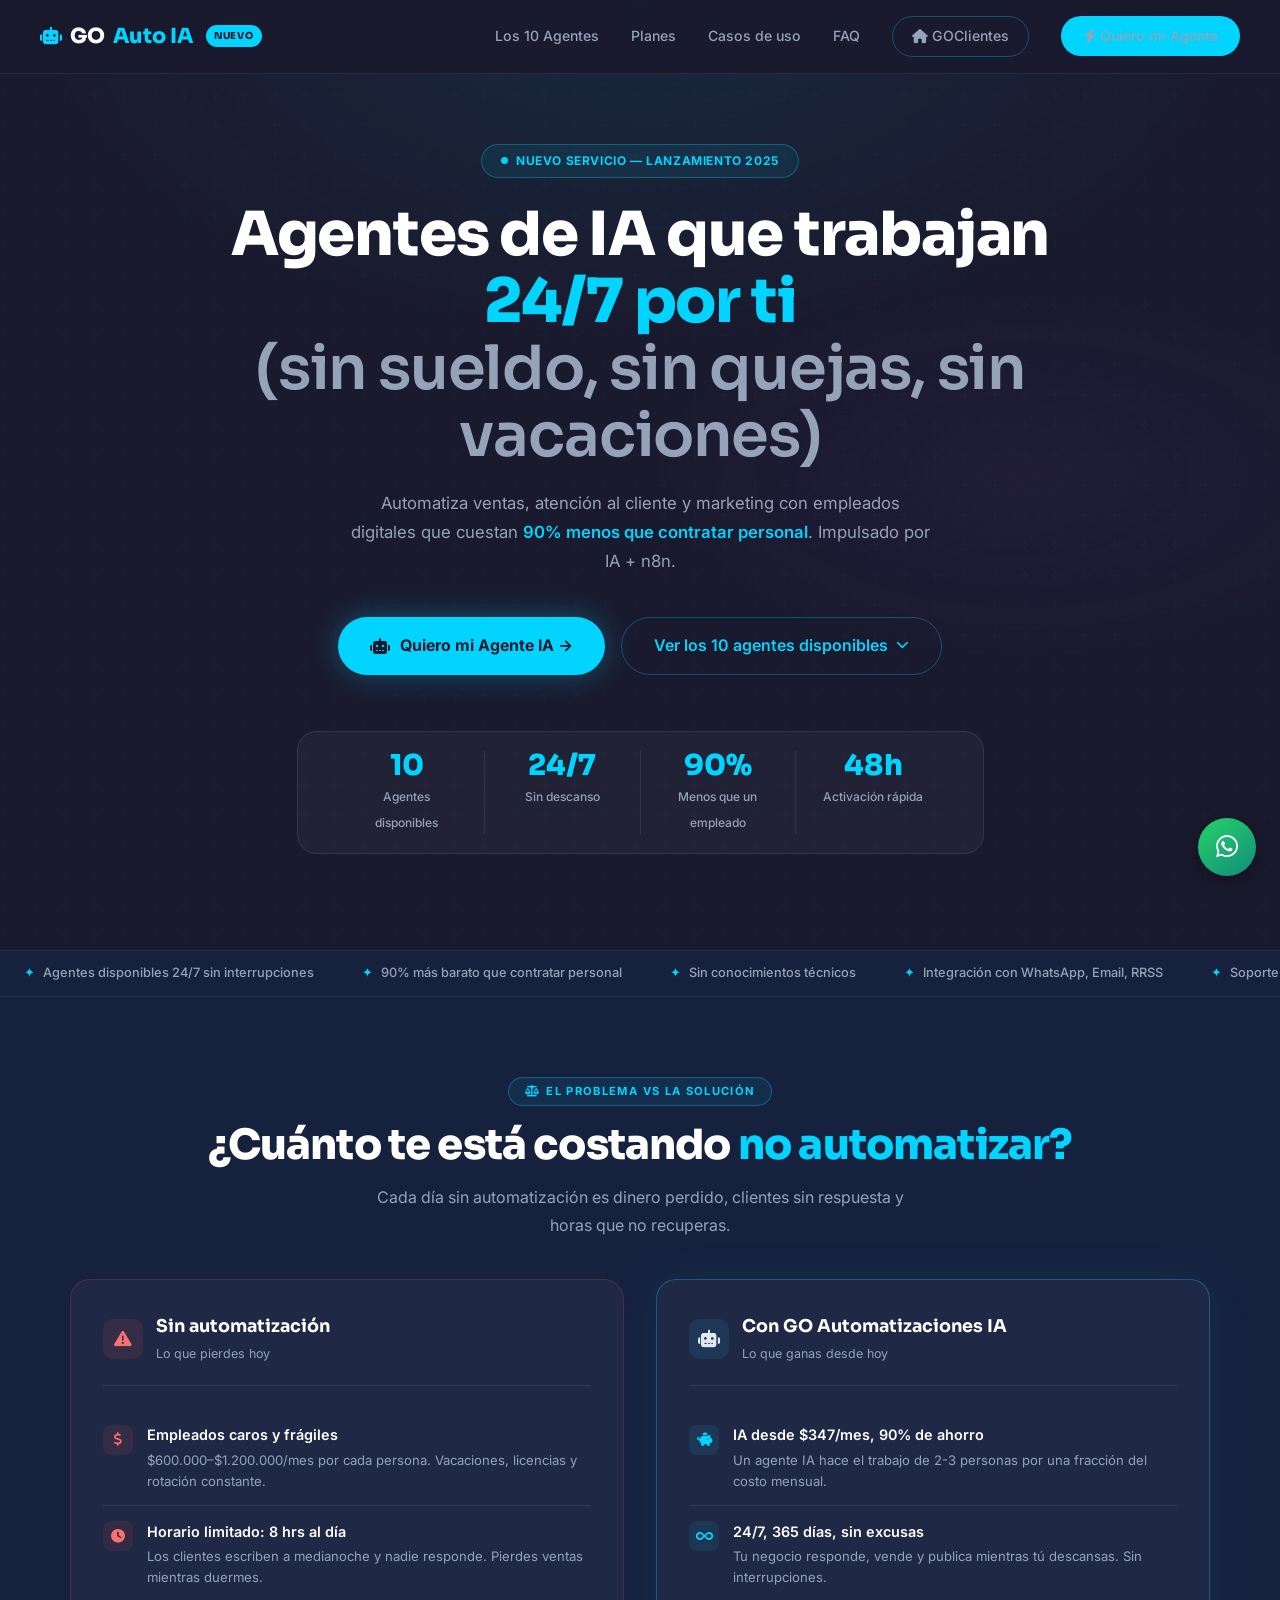
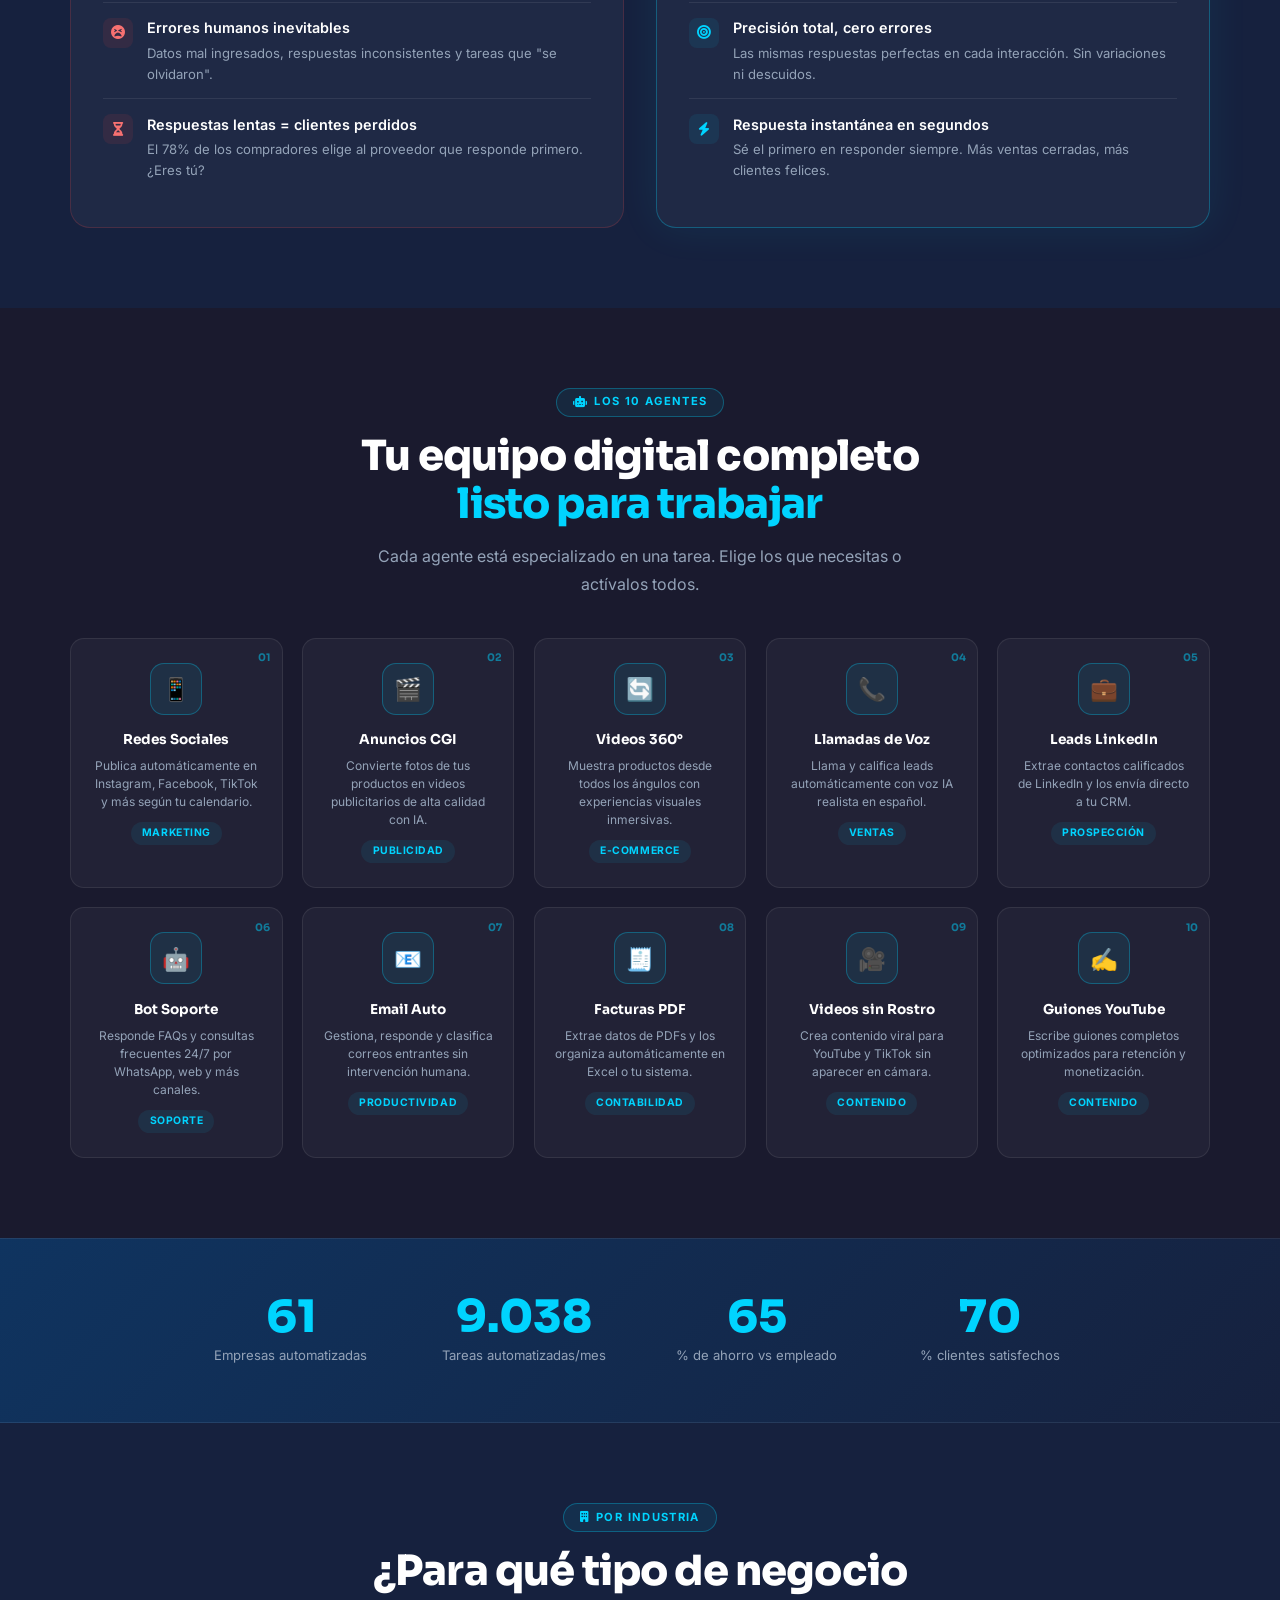
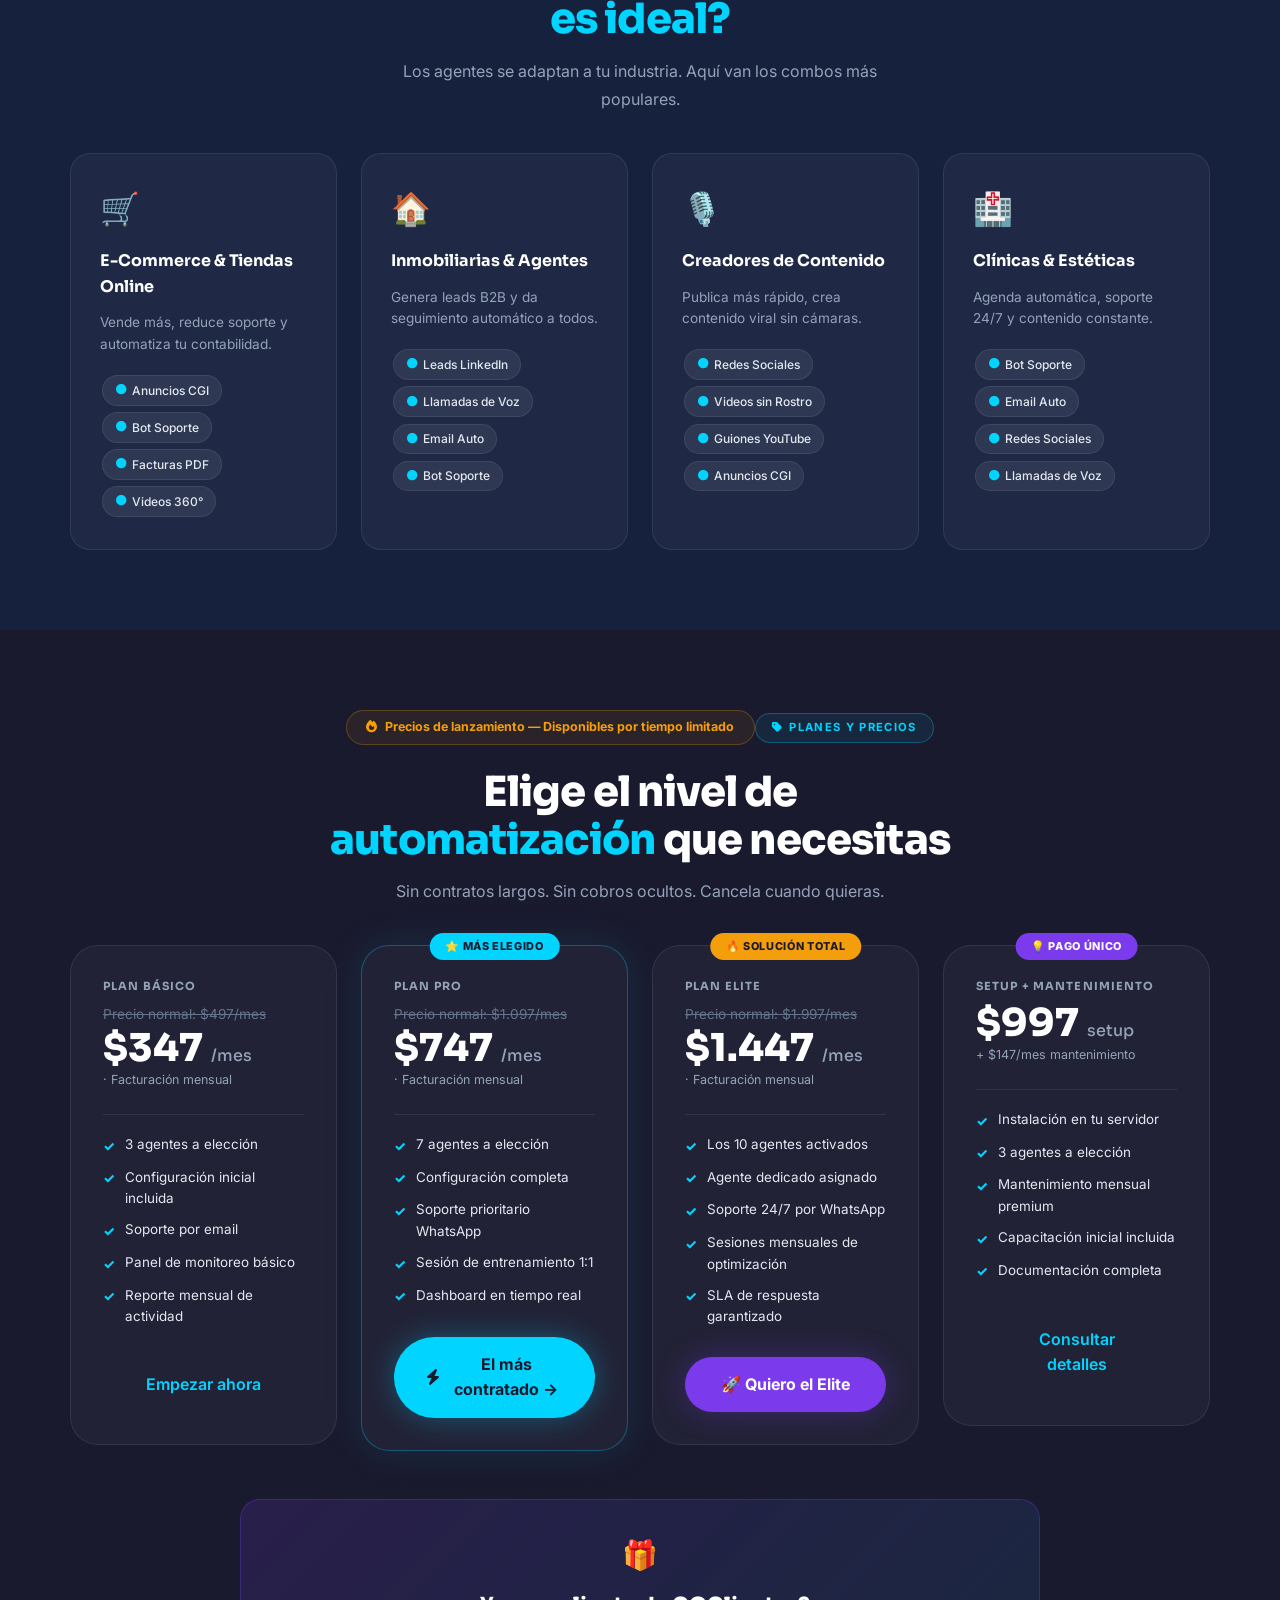
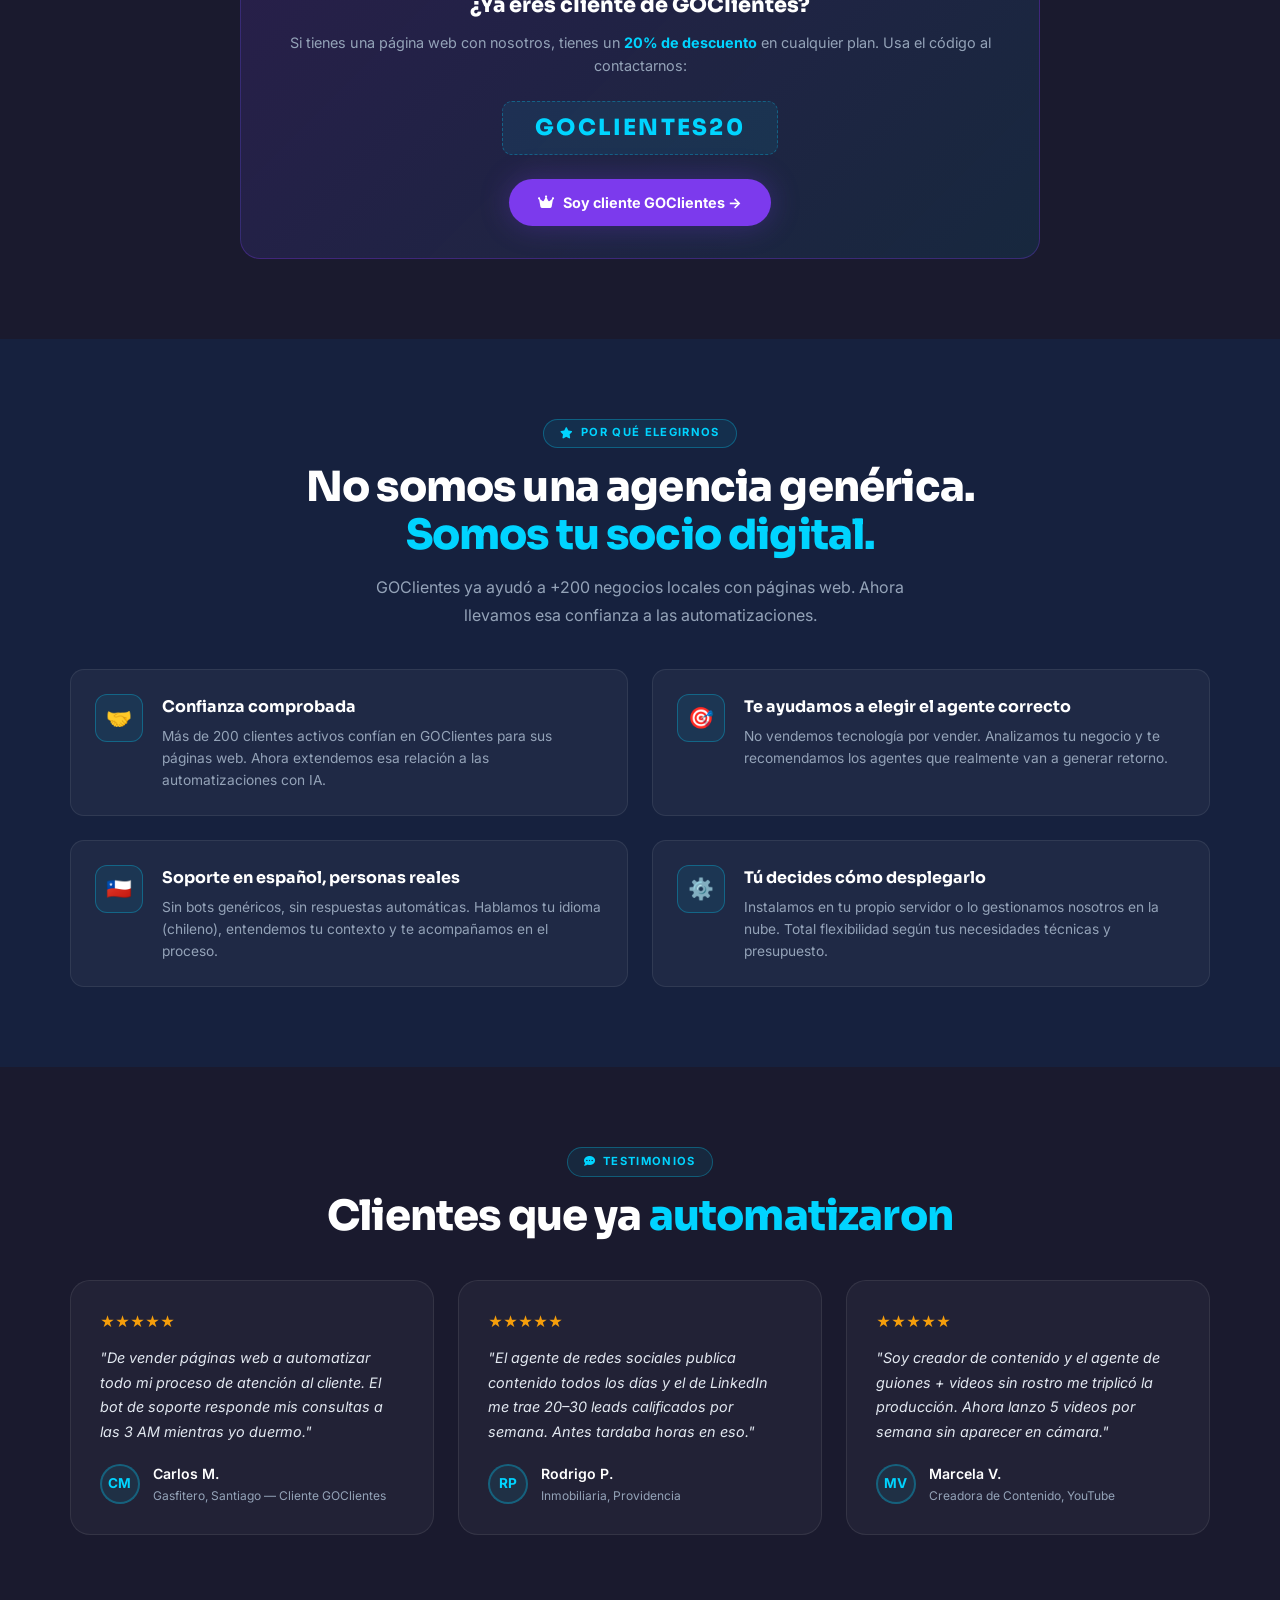
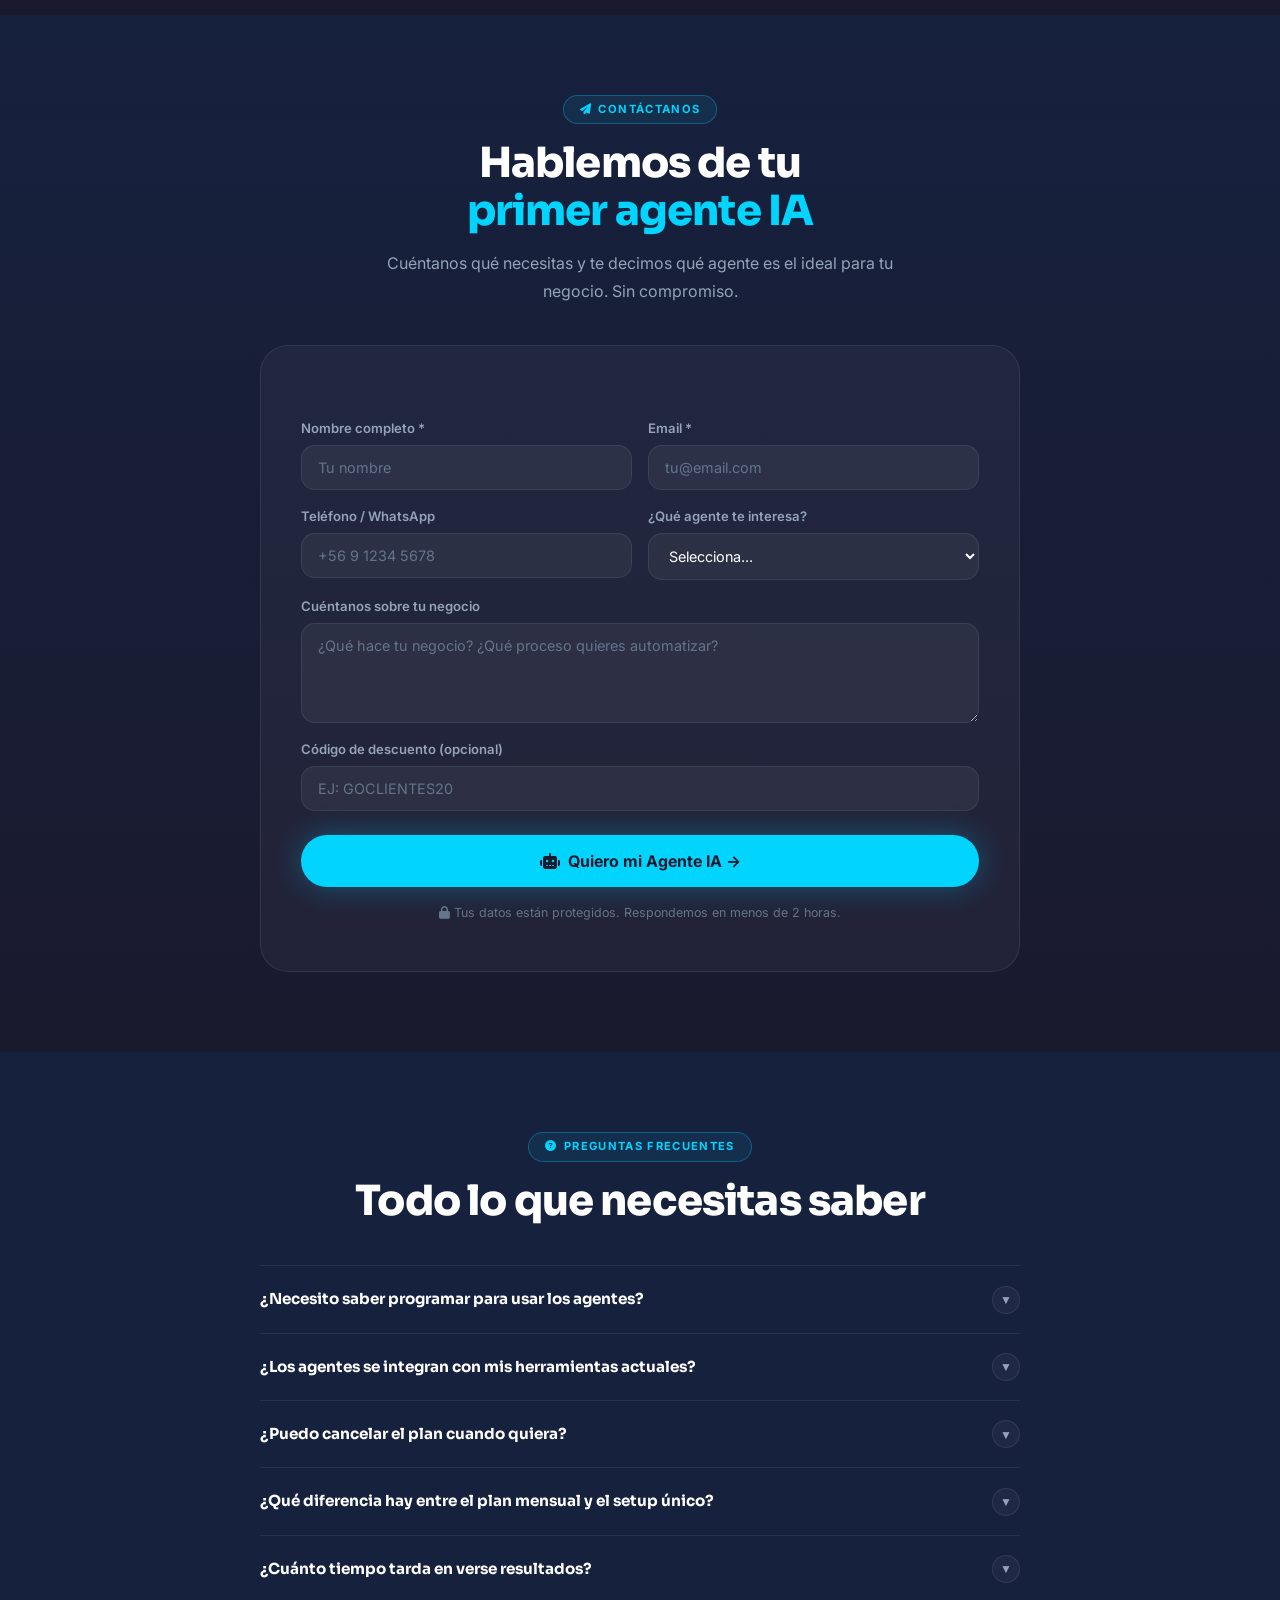
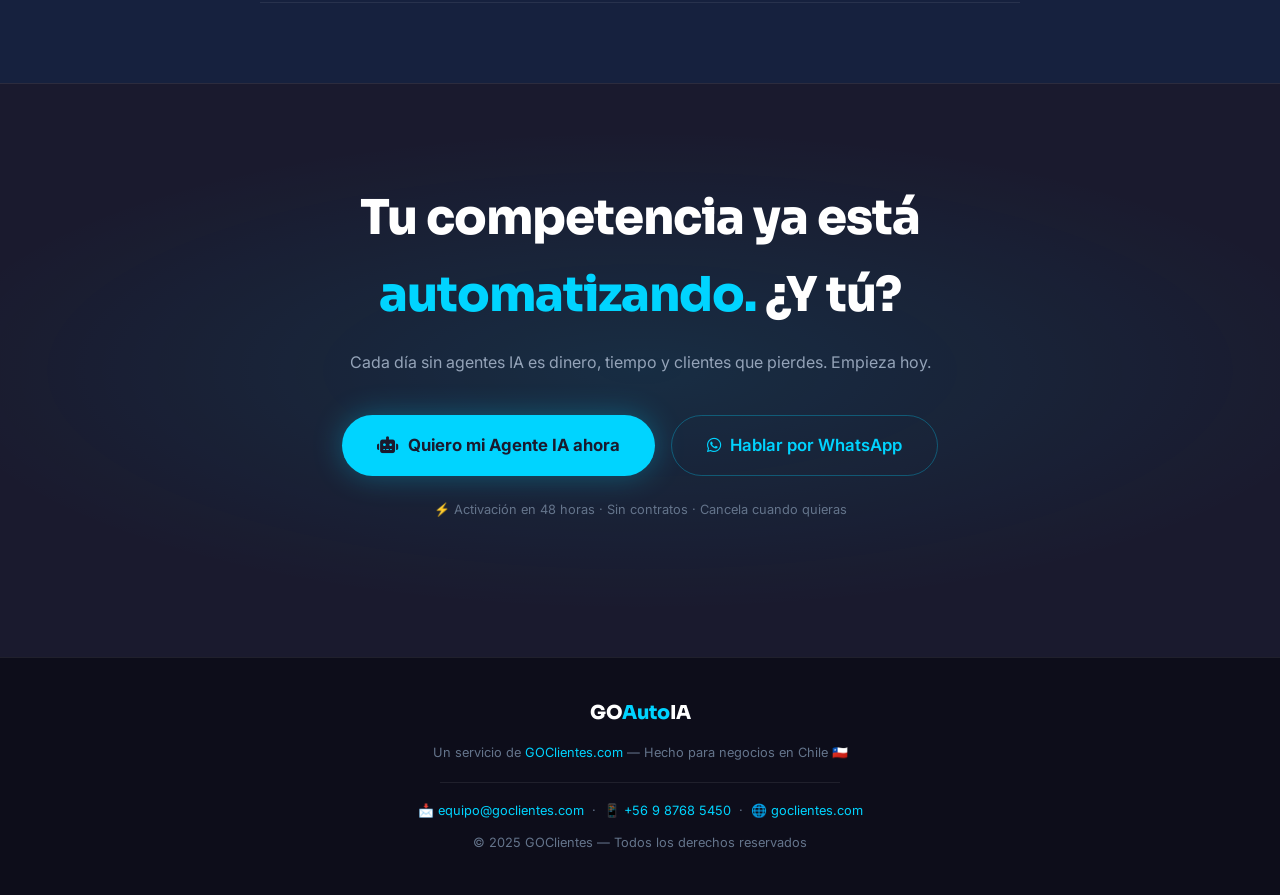
<file: ia/automatizaciones.html>
<!DOCTYPE html>
<html lang="es">
<head>
  <meta charset="UTF-8" />
  <meta name="viewport" content="width=device-width, initial-scale=1.0" />
  <title>GO Automatizaciones IA – Agentes IA 24/7 para tu Negocio</title>
  <meta name="description" content="Automatiza ventas, atención al cliente y marketing con agentes de IA que trabajan 24/7. 90% más barato que contratar personal. Servicio de GOClientes." />
  <link rel="preconnect" href="https://fonts.googleapis.com" />
  <link rel="preconnect" href="https://fonts.gstatic.com" crossorigin />
  <link href="https://fonts.googleapis.com/css2?family=Sora:wght@300;400;500;600;700;800&family=Inter:wght@400;500;600;700&display=swap" rel="stylesheet" />
  <link rel="stylesheet" href="https://cdnjs.cloudflare.com/ajax/libs/font-awesome/6.5.0/css/all.min.css" />
  <style>
    :root {
      --navy: #1a1a2e;
      --navy-mid: #16213e;
      --navy-light: #0f3460;
      --electric: #00d4ff;
      --electric-dark: #00a8cc;
      --electric-glow: rgba(0,212,255,0.15);
      --electric-light: rgba(0,212,255,0.08);
      --purple: #7c3aed;
      --purple-light: rgba(124,58,237,0.12);
      --green: #00c65e;
      --green-light: rgba(0,198,94,0.1);
      --red: #ef4444;
      --amber: #f59e0b;
      --white: #ffffff;
      --text: #e2e8f0;
      --muted: #94a3b8;
      --lighter: #64748b;
      --surface: rgba(255,255,255,0.04);
      --surface-hover: rgba(255,255,255,0.07);
      --border: rgba(255,255,255,0.08);
      --border-electric: rgba(0,212,255,0.3);
      --radius: 14px;
      --radius-lg: 20px;
      --radius-xl: 28px;
      --ease: cubic-bezier(0.25,0.46,0.45,0.94);
    }
    * { margin:0; padding:0; box-sizing:border-box; }
    html { scroll-behavior:smooth; }
    body {
      font-family:'Inter',sans-serif;
      background: var(--navy);
      color: var(--text);
      overflow-x: hidden;
      line-height: 1.6;
    }
    ::-webkit-scrollbar { width:6px; }
    ::-webkit-scrollbar-track { background:var(--navy); }
    ::-webkit-scrollbar-thumb { background:var(--navy-light); border-radius:3px; }

    /* Navigation */
    nav {
      position:fixed; top:0; left:0; right:0; z-index:200;
      display:flex; align-items:center; justify-content:space-between;
      padding:1rem 2.5rem;
      background:rgba(26,26,46,0.9);
      backdrop-filter:blur(20px);
      border-bottom:1px solid var(--border);
      transition:box-shadow 0.3s;
    }
    nav.scrolled { box-shadow:0 4px 24px rgba(0,0,0,0.4); }
    .logo {
      font-family:'Sora',sans-serif; font-weight:800; font-size:1.3rem;
      color:var(--white); text-decoration:none;
      display:flex; align-items:center; gap:0.5rem;
    }
    .logo span { color:var(--electric); }
    .logo .badge-new {
      font-size:0.6rem; font-weight:800; letter-spacing:0.08em;
      background:var(--electric); color:var(--navy);
      padding:0.2rem 0.5rem; border-radius:100px;
      text-transform:uppercase; margin-left:0.3rem;
    }
    .nav-links { display:flex; gap:2rem; align-items:center; }
    .nav-links a { color:var(--muted); text-decoration:none; font-weight:500; font-size:0.88rem; transition:color 0.2s; }
    .nav-links a:hover { color:var(--electric); }
    .btn-nav {
      background:var(--electric); color:var(--navy);
      font-weight:700; padding:0.55rem 1.4rem;
      border-radius:100px; text-decoration:none; font-size:0.88rem;
      transition:all 0.2s;
    }
    .btn-nav:hover { background:var(--electric-dark); transform:translateY(-1px); }
    .btn-nav-outline {
      border:1px solid var(--border-electric); color:var(--electric);
      font-weight:600; padding:0.5rem 1.2rem;
      border-radius:100px; text-decoration:none; font-size:0.85rem;
      transition:all 0.2s;
    }
    .btn-nav-outline:hover { background:var(--electric-light); }
    .hamburger { display:none; flex-direction:column; gap:5px; cursor:pointer; background:none; border:none; padding:4px; }
    .hamburger span { width:24px; height:2px; background:var(--white); border-radius:2px; transition:all 0.3s; display:block; }

    /* Hero */
    .hero {
      padding:9rem 1.5rem 6rem;
      text-align:center;
      position:relative;
      overflow:hidden;
      background:radial-gradient(ellipse 80% 60% at 50% 0%, rgba(0,212,255,0.08) 0%, transparent 60%),
                 radial-gradient(ellipse 60% 40% at 80% 50%, rgba(124,58,237,0.06) 0%, transparent 50%),
                 var(--navy);
    }
    .hero::before {
      content:''; position:absolute; top:0; left:0; right:0; bottom:0;
      background:url("data:image/svg+xml,%3Csvg width='60' height='60' viewBox='0 0 60 60' xmlns='http://www.w3.org/2000/svg'%3E%3Cg fill='none' fill-rule='evenodd'%3E%3Cg fill='%2300d4ff' fill-opacity='0.03'%3E%3Cpath d='M36 34v-4h-2v4h-4v2h4v4h2v-4h4v-2h-4zm0-30V0h-2v4h-4v2h4v4h2V6h4V4h-4zM6 34v-4H4v4H0v2h4v4h2v-4h4v-2H6zM6 4V0H4v4H0v2h4v4h2V6h4V4H6z'/%3E%3C/g%3E%3C/g%3E%3C/svg%3E") repeat;
      pointer-events:none; opacity:0.5;
    }
    .hero-badge {
      display:inline-flex; align-items:center; gap:0.5rem;
      border:1px solid var(--border-electric);
      background:var(--electric-light);
      padding:0.4rem 1.2rem; border-radius:100px;
      font-size:0.75rem; font-weight:700; color:var(--electric);
      margin-bottom:1.5rem; letter-spacing:0.05em; text-transform:uppercase;
      position:relative;
    }
    .blink { width:7px; height:7px; background:var(--electric); border-radius:50%; animation:blink 1.2s infinite; }
    @keyframes blink { 0%,100%{opacity:1} 50%{opacity:0.2} }
    h1 {
      font-family:'Sora',sans-serif; font-weight:800;
      font-size:clamp(2.2rem,5.5vw,3.8rem);
      line-height:1.1; color:var(--white);
      max-width:860px; margin:0 auto 1.2rem;
      letter-spacing:-0.02em;
    }
    h1 .electric { color:var(--electric); }
    h1 .dim { color:var(--muted); font-weight:600; }
    .hero-sub {
      color:var(--muted); font-size:1.05rem;
      max-width:580px; margin:0 auto 2.5rem; line-height:1.75;
    }
    .hero-sub strong { color:var(--electric); font-weight:600; }
    .hero-btns { display:flex; gap:1rem; justify-content:center; flex-wrap:wrap; margin-bottom:3.5rem; }
    .btn-primary {
      display:inline-flex; align-items:center; gap:0.6rem;
      background:var(--electric); color:var(--navy);
      font-weight:700; padding:0.95rem 2rem;
      border-radius:100px; text-decoration:none; font-size:1rem;
      transition:all 0.25s var(--ease);
      box-shadow:0 0 30px rgba(0,212,255,0.3);
      border:none; cursor:pointer; font-family:'Inter',sans-serif;
    }
    .btn-primary:hover { background:var(--electric-dark); transform:translateY(-3px); box-shadow:0 0 50px rgba(0,212,255,0.5); }
    .btn-secondary {
      display:inline-flex; align-items:center; gap:0.5rem;
      background:transparent; color:var(--electric);
      font-weight:600; padding:0.95rem 2rem;
      border-radius:100px; text-decoration:none; font-size:1rem;
      border:1.5px solid var(--border-electric);
      transition:all 0.25s var(--ease);
    }
    .btn-secondary:hover { background:var(--electric-light); transform:translateY(-2px); }
    .btn-purple {
      display:inline-flex; align-items:center; gap:0.6rem;
      background:var(--purple); color:var(--white);
      font-weight:700; padding:0.95rem 2rem;
      border-radius:100px; text-decoration:none; font-size:1rem;
      transition:all 0.25s var(--ease); border:none; cursor:pointer;
      box-shadow:0 0 30px rgba(124,58,237,0.3); font-family:'Inter',sans-serif;
    }
    .btn-purple:hover { background:#6d28d9; transform:translateY(-3px); box-shadow:0 0 50px rgba(124,58,237,0.5); }
    .hero-stats {
      display:inline-flex; gap:0;
      background:var(--surface);
      border:1px solid var(--border);
      border-radius:var(--radius-lg);
      padding:1.2rem 2rem;
      position:relative; z-index:1;
    }
    .stat-item { flex:1; text-align:center; padding:0 1.5rem; }
    .stat-item:not(:last-child) { border-right:1px solid var(--border); }
    .stat-item strong {
      font-family:'Sora',sans-serif; font-size:1.8rem; font-weight:800;
      color:var(--electric); display:block; line-height:1; margin-bottom:0.2rem;
    }
    .stat-item span { color:var(--muted); font-size:0.75rem; font-weight:500; }

    /* Trust */
    .trust-bar { background:var(--navy-mid); padding:0.75rem 1.5rem; overflow:hidden; border-top:1px solid var(--border); border-bottom:1px solid var(--border); }
    .trust-scroll { display:flex; gap:3rem; animation:scroll 22s linear infinite; width:max-content; }
    @keyframes scroll { 0%{transform:translateX(0)} 100%{transform:translateX(-50%)} }
    .trust-item { display:flex; align-items:center; gap:0.5rem; white-space:nowrap; color:var(--muted); font-size:0.8rem; font-weight:500; }
    .trust-item .tick { color:var(--electric); }

    /* Sections */
    section { padding:5rem 1.5rem; }
    .container { max-width:1140px; margin:0 auto; }
    .section-tag {
      display:inline-flex; align-items:center; gap:0.4rem;
      font-size:0.7rem; font-weight:700; letter-spacing:0.12em;
      text-transform:uppercase; color:var(--electric);
      background:var(--electric-light); border:1px solid var(--border-electric);
      padding:0.3rem 1rem; border-radius:100px; margin-bottom:1rem;
    }
    .section-title {
      font-family:'Sora',sans-serif; font-size:clamp(1.8rem,4vw,2.6rem);
      font-weight:800; color:var(--white);
      line-height:1.15; letter-spacing:-0.02em; margin-bottom:0.8rem;
    }
    .section-sub { color:var(--muted); max-width:540px; font-size:1rem; line-height:1.75; margin-bottom:2.5rem; }
    .section-center { text-align:center; }
    .section-center .section-sub { margin:0 auto 2.5rem; }
    .section-title .electric { color:var(--electric); }

    /* Compare */
    .compare-section { background:var(--navy-mid); }
    .compare-grid { display:grid; grid-template-columns:1fr 1fr; gap:2rem; margin-top:2.5rem; align-items:stretch; }
    .compare-col { background:var(--surface); border:1px solid var(--border); border-radius:var(--radius-lg); padding:2rem; overflow:hidden; }
    .compare-col.problem { border-color:rgba(239,68,68,0.2); }
    .compare-col.solution { border-color:var(--border-electric); box-shadow:0 0 40px rgba(0,212,255,0.08); }
    .compare-header { display:flex; align-items:center; gap:0.8rem; margin-bottom:1.5rem; padding-bottom:1.2rem; border-bottom:1px solid var(--border); }
    .compare-icon { width:40px; height:40px; border-radius:10px; display:flex; align-items:center; justify-content:center; font-size:1.1rem; flex-shrink:0; }
    .compare-icon.red { background:rgba(239,68,68,0.1); }
    .compare-icon.blue { background:var(--electric-light); }
    .compare-header h3 { font-family:'Sora',sans-serif; font-size:1.1rem; font-weight:700; color:var(--white); }
    .compare-header span { font-size:0.78rem; color:var(--muted); }
    .compare-item { display:flex; align-items:flex-start; gap:0.9rem; padding:0.85rem 0; border-bottom:1px solid var(--border); }
    .compare-item:last-child { border-bottom:none; }
    .ci-icon { width:30px; height:30px; border-radius:8px; display:flex; align-items:center; justify-content:center; font-size:0.85rem; flex-shrink:0; margin-top:0.1rem; }
    .ci-icon.bad { background:rgba(239,68,68,0.1); color:#f87171; }
    .ci-icon.good { background:var(--electric-light); color:var(--electric); }
    .compare-item h4 { font-size:0.9rem; font-weight:600; color:var(--white); margin-bottom:0.2rem; }
    .compare-item p { font-size:0.82rem; color:var(--muted); }

    /* Agents */
    .agents-section { background:var(--navy); }
    .agents-grid { display:grid; grid-template-columns:repeat(5,1fr); gap:1.2rem; margin-top:2.5rem; }
    .agent-card {
      background:var(--surface); border:1px solid var(--border); border-radius:var(--radius);
      padding:1.5rem 1.2rem; text-align:center; transition:all 0.3s var(--ease);
      cursor:default; position:relative; overflow:hidden;
    }
    .agent-card::before { content:''; position:absolute; top:0; left:0; right:0; height:2px; background:linear-gradient(90deg, transparent, var(--electric), transparent); transform:scaleX(0); transition:transform 0.3s; }
    .agent-card:hover { transform:translateY(-6px); box-shadow:0 12px 40px rgba(0,212,255,0.12); border-color:var(--border-electric); background:var(--surface-hover); }
    .agent-card:hover::before { transform:scaleX(1); }
    .agent-num { position:absolute; top:0.7rem; right:0.7rem; font-size:0.65rem; font-weight:700; color:var(--electric); opacity:0.5; font-family:'Sora',sans-serif; }
    .agent-icon-wrap { width:52px; height:52px; border-radius:14px; background:var(--electric-light); border:1px solid var(--border-electric); display:flex; align-items:center; justify-content:center; font-size:1.4rem; margin:0 auto 0.9rem; }
    .agent-card h3 { font-family:'Sora',sans-serif; font-size:0.85rem; font-weight:700; color:var(--white); margin-bottom:0.4rem; }
    .agent-card p { font-size:0.75rem; color:var(--muted); line-height:1.5; }
    .agent-tag { display:inline-block; margin-top:0.7rem; background:var(--electric-light); color:var(--electric); font-size:0.65rem; font-weight:700; padding:0.2rem 0.7rem; border-radius:100px; letter-spacing:0.05em; text-transform:uppercase; }

    /* Counter */
    .counter-section { background:linear-gradient(135deg, var(--navy-light) 0%, var(--navy-mid) 100%); border-top:1px solid var(--border); border-bottom:1px solid var(--border); padding:3.5rem 1.5rem; }
    .counter-grid { display:grid; grid-template-columns:repeat(4,1fr); gap:2rem; max-width:900px; margin:0 auto; text-align:center; }
    .counter-item strong { font-family:'Sora',sans-serif; font-size:2.8rem; font-weight:800; color:var(--electric); display:block; line-height:1; }
    .counter-item span { color:var(--muted); font-size:0.82rem; margin-top:0.3rem; display:block; }

    /* Industries */
    .industries-section { background:var(--navy-mid); }
    .industries-grid { display:grid; grid-template-columns:repeat(4,1fr); gap:1.5rem; margin-top:2.5rem; }
    .industry-card { background:var(--surface); border:1px solid var(--border); border-radius:var(--radius-lg); padding:1.8rem; transition:all 0.3s var(--ease); }
    .industry-card:hover { transform:translateY(-5px); box-shadow:0 12px 40px rgba(0,212,255,0.1); border-color:var(--border-electric); }
    .industry-icon { font-size:2rem; margin-bottom:0.9rem; }
    .industry-card h3 { font-family:'Sora',sans-serif; font-size:1rem; font-weight:700; color:var(--white); margin-bottom:0.8rem; }
    .agent-pill { display:inline-flex; align-items:center; gap:0.35rem; background:var(--surface-hover); border:1px solid var(--border); color:var(--text); font-size:0.75rem; font-weight:500; padding:0.3rem 0.8rem; border-radius:100px; margin:0.2rem 0.15rem; }
    .agent-pill i { color:var(--electric); font-size:0.65rem; }

    /* Pricing */
    .pricing-section { background:var(--navy); }
    .pricing-scarcity { display:inline-flex; align-items:center; gap:0.5rem; background:rgba(245,158,11,0.08); border:1px solid rgba(245,158,11,0.25); color:var(--amber); padding:0.4rem 1.2rem; border-radius:100px; font-size:0.78rem; font-weight:700; margin-bottom:1.5rem; }
    .pricing-grid { display:grid; grid-template-columns:repeat(4,1fr); gap:1.5rem; margin-top:2.5rem; align-items:start; }
    .plan-card { background:var(--surface); border:1px solid var(--border); border-radius:var(--radius-xl); padding:2rem; transition:all 0.3s var(--ease); position:relative; }
    .plan-card:hover { transform:translateY(-5px); box-shadow:0 20px 60px rgba(0,0,0,0.3); }
    .plan-card.popular { border-color:var(--border-electric); box-shadow:0 0 40px rgba(0,212,255,0.1); }
    .plan-badge { position:absolute; top:-13px; left:50%; transform:translateX(-50%); background:var(--electric); color:var(--navy); font-size:0.68rem; font-weight:800; letter-spacing:0.06em; text-transform:uppercase; padding:0.28rem 1rem; border-radius:100px; white-space:nowrap; }
    .plan-badge.amber { background:var(--amber); color:var(--navy); }
    .plan-badge.purple { background:var(--purple); color:var(--white); }
    .plan-name { font-family:'Sora',sans-serif; font-size:0.7rem; font-weight:700; text-transform:uppercase; letter-spacing:0.1em; color:var(--muted); margin-bottom:0.5rem; }
    .plan-price-old { color:var(--lighter); text-decoration:line-through; font-size:0.85rem; }
    .plan-price { font-family:'Sora',sans-serif; font-size:2.4rem; font-weight:800; color:var(--white); line-height:1; margin:0.2rem 0 0.15rem; }
    .plan-price span { font-size:1rem; color:var(--muted); font-weight:500; }
    .plan-note { color:var(--muted); font-size:0.78rem; margin-bottom:1.5rem; }
    .plan-divider { height:1px; background:var(--border); margin:1.2rem 0; }
    .plan-features { list-style:none; display:flex; flex-direction:column; gap:0.6rem; margin-bottom:1.8rem; }
    .plan-features li { display:flex; align-items:flex-start; gap:0.6rem; font-size:0.84rem; color:var(--text); }
    .plan-features li .chk { color:var(--electric); font-weight:800; flex-shrink:0; margin-top:0.1rem; }
    .plan-features li.dim { color:var(--lighter); }
    .plan-features li.dim .chk { color:var(--lighter); }
    .plan-cta { width:100%; text-align:center; justify-content:center; border:none; cursor:pointer; font-family:'Inter',sans-serif; }

    /* Why */
    .why-section { background:var(--navy-mid); }
    .why-grid { display:grid; grid-template-columns:repeat(2,1fr); gap:1.5rem; margin-top:2.5rem; }
    .why-card { display:flex; align-items:flex-start; gap:1.2rem; background:var(--surface); border:1px solid var(--border); border-radius:var(--radius); padding:1.5rem; transition:all 0.3s var(--ease); }
    .why-card:hover { transform:translateY(-4px); box-shadow:0 12px 40px rgba(0,0,0,0.2); border-color:var(--border-electric); }
    .why-icon-wrap { width:48px; height:48px; border-radius:12px; background:var(--electric-light); border:1px solid var(--border-electric); display:flex; align-items:center; justify-content:center; font-size:1.3rem; flex-shrink:0; }
    .why-card h3 { font-family:'Sora',sans-serif; font-size:1rem; font-weight:700; color:var(--white); margin-bottom:0.35rem; }
    .why-card p { color:var(--muted); font-size:0.86rem; }

    /* Discount Banner */
    .discount-banner { background:linear-gradient(135deg, rgba(124,58,237,0.15) 0%, rgba(0,212,255,0.08) 100%); border:1px solid rgba(124,58,237,0.3); border-radius:var(--radius-lg); padding:2rem; margin:3rem auto 0; max-width:800px; text-align:center; }
    .discount-banner h3 { font-family:'Sora',sans-serif; font-size:1.3rem; font-weight:800; color:var(--white); margin-bottom:0.5rem; }
    .discount-banner p { color:var(--muted); font-size:0.9rem; margin-bottom:1rem; }
    .discount-code { display:inline-block; font-family:'Sora',sans-serif; font-size:1.4rem; font-weight:800; color:var(--electric); letter-spacing:0.1em; background:var(--electric-light); border:1px dashed var(--border-electric); padding:0.5rem 2rem; border-radius:10px; margin:0.5rem 0; }

    /* Testimonials */
    .testimonials-section { background:var(--navy); }
    .testimonials-grid { display:grid; grid-template-columns:repeat(3,1fr); gap:1.5rem; margin-top:2.5rem; }
    .testimonial-card { background:var(--surface); border:1px solid var(--border); border-radius:var(--radius-lg); padding:1.8rem; transition:all 0.3s var(--ease); }
    .testimonial-card:hover { transform:translateY(-4px); border-color:var(--border-electric); }
    .stars { color:var(--amber); font-size:0.9rem; margin-bottom:0.8rem; }
    .testimonial-card p { color:var(--text); font-size:0.9rem; line-height:1.7; margin-bottom:1.2rem; font-style:italic; }
    .testimonial-author { display:flex; align-items:center; gap:0.8rem; }
    .author-avatar { width:40px; height:40px; border-radius:50%; background:var(--electric-light); border:2px solid var(--border-electric); display:flex; align-items:center; justify-content:center; font-weight:700; font-size:0.85rem; color:var(--electric); flex-shrink:0; }
    .author-name { font-size:0.88rem; font-weight:600; color:var(--white); }
    .author-role { font-size:0.75rem; color:var(--muted); }

    /* Form */
    .form-section { background:linear-gradient(180deg, var(--navy-mid) 0%, var(--navy) 100%); }
    .form-wrapper { max-width:760px; margin:0 auto; background:var(--surface); border:1px solid var(--border); border-radius:var(--radius-xl); padding:3rem 2.5rem; }
    .form-grid { display:grid; grid-template-columns:1fr 1fr; gap:1rem; margin-top:1.5rem; }
    .form-group { display:flex; flex-direction:column; gap:0.4rem; }
    .form-group.full { grid-column:1/-1; }
    .form-group label { font-size:0.82rem; font-weight:600; color:var(--muted); }
    .form-group input, .form-group select, .form-group textarea { background:rgba(255,255,255,0.05); border:1px solid var(--border); border-radius:var(--radius); padding:0.8rem 1rem; color:var(--white); font-family:'Inter',sans-serif; font-size:0.9rem; outline:none; transition:border 0.2s, box-shadow 0.2s; }
    .form-group input:focus, .form-group select:focus, .form-group textarea:focus { border-color:var(--electric); box-shadow:0 0 0 3px rgba(0,212,255,0.1); }
    .form-group select option { background:var(--navy-mid); color:var(--text); }
    .form-group input::placeholder, .form-group textarea::placeholder { color:var(--lighter); }
    .form-group textarea { resize:vertical; min-height:100px; }
    .form-submit { margin-top:1.5rem; width:100%; padding:1rem; background:var(--electric); color:var(--navy); font-family:'Inter',sans-serif; font-size:1rem; font-weight:700; border:none; border-radius:100px; cursor:pointer; transition:all 0.25s; display:flex; align-items:center; justify-content:center; gap:0.5rem; }
    .form-submit:hover { background:var(--electric-dark); transform:translateY(-2px); box-shadow:0 0 40px rgba(0,212,255,0.4); }
    .form-success { display:none; text-align:center; padding:2rem 0; }
    .form-success .success-icon { font-size:3rem; margin-bottom:1rem; }
    .form-success h3 { font-family:'Sora',sans-serif; font-size:1.4rem; font-weight:700; color:var(--white); margin-bottom:0.5rem; }
    .form-success p { color:var(--muted); }

    /* FAQ */
    .faq-section { background:var(--navy-mid); }
    .faq-list { margin-top:2.5rem; display:flex; flex-direction:column; max-width:760px; margin-left:auto; margin-right:auto; }
    .faq-item { border-top:1px solid var(--border); }
    .faq-item:last-child { border-bottom:1px solid var(--border); }
    .faq-q { font-family:'Sora',sans-serif; font-weight:700; font-size:0.95rem; color:var(--white); display:flex; justify-content:space-between; align-items:center; cursor:pointer; padding:1.2rem 0; user-select:none; transition:color 0.2s; }
    .faq-q:hover { color:var(--electric); }
    .faq-arrow { width:28px; height:28px; border-radius:50%; background:var(--surface); border:1px solid var(--border); display:flex; align-items:center; justify-content:center; font-size:0.75rem; transition:all 0.25s; flex-shrink:0; color:var(--muted); }
    .faq-item.open .faq-arrow { background:var(--electric); border-color:var(--electric); color:var(--navy); transform:rotate(180deg); }
    .faq-a { color:var(--muted); font-size:0.9rem; max-height:0; overflow:hidden; transition:max-height 0.35s ease, padding 0.2s; line-height:1.75; }
    .faq-item.open .faq-a { max-height:200px; padding-bottom:1.2rem; }

    /* Final CTA */
    .final-cta { background:radial-gradient(ellipse 80% 60% at 50% 50%, rgba(0,212,255,0.1) 0%, transparent 70%), var(--navy); padding:6rem 1.5rem; text-align:center; border-top:1px solid var(--border); }
    .final-cta h2 { font-family:'Sora',sans-serif; font-size:clamp(2rem,5vw,3rem); font-weight:800; color:var(--white); margin-bottom:1rem; letter-spacing:-0.02em; }
    .final-cta p { color:var(--muted); margin-bottom:2.5rem; font-size:1rem; }

    /* Footer */
    footer { background:#0d0d1a; border-top:1px solid var(--border); padding:2.5rem 1.5rem; text-align:center; }
    .footer-logo { font-family:'Sora',sans-serif; font-weight:800; font-size:1.2rem; color:var(--white); margin-bottom:0.8rem; }
    .footer-logo span { color:var(--electric); }
    footer p { color:var(--lighter); font-size:0.8rem; line-height:1.9; }
    footer a { color:var(--electric); text-decoration:none; }
    footer a:hover { color:var(--white); }
    .footer-divider { height:1px; background:var(--border); margin:1rem auto; max-width:400px; }

    /* WA Float */
    .wa-float { position:fixed; bottom:1.5rem; right:1.5rem; background:linear-gradient(145deg,#25D366,#128C7E); width:58px; height:58px; border-radius:50%; display:flex; align-items:center; justify-content:center; box-shadow:0 6px 24px rgba(0,0,0,0.35); transition:all 0.2s; z-index:300; animation:floatWA 2.5s ease-in-out infinite; text-decoration:none; }
    .wa-float:hover { transform:scale(1.12)!important; box-shadow:0 10px 32px rgba(37,211,102,0.5); animation:none; }
    @keyframes floatWA { 0%,100%{transform:translateY(0)} 50%{transform:translateY(-6px)} }

    /* Reveal */
    .reveal { opacity:0; transform:translateY(28px); transition:opacity 0.7s var(--ease), transform 0.7s var(--ease); }
    .reveal.visible { opacity:1; transform:translateY(0); }
    .reveal-delay-1 { transition-delay:0.1s; }
    .reveal-delay-2 { transition-delay:0.2s; }
    .reveal-delay-3 { transition-delay:0.3s; }
    .reveal-delay-4 { transition-delay:0.4s; }

    /* Responsive */
    @media(max-width:1100px) { .agents-grid { grid-template-columns:repeat(4,1fr); } .pricing-grid { grid-template-columns:repeat(2,1fr); } .industries-grid { grid-template-columns:repeat(2,1fr); } }
    @media(max-width:900px) { .agents-grid { grid-template-columns:repeat(3,1fr); } .compare-grid { grid-template-columns:1fr; } .counter-grid { grid-template-columns:repeat(2,1fr); } .testimonials-grid { grid-template-columns:1fr; } }
    @media(max-width:700px) { nav { padding:1rem 1.2rem; } .nav-links { display:none; flex-direction:column; position:absolute; top:65px; left:0; right:0; background:var(--navy-mid); padding:1.5rem 2rem; border-bottom:1px solid var(--border); z-index:100; } .nav-links.open { display:flex; } .hamburger { display:flex; } .agents-grid { grid-template-columns:repeat(2,1fr); } .pricing-grid { grid-template-columns:1fr; max-width:400px; margin-left:auto; margin-right:auto; } .industries-grid { grid-template-columns:1fr; } .why-grid { grid-template-columns:1fr; } .hero-stats { flex-direction:column; gap:0; padding:1rem 1.5rem; } .stat-item { padding:0.8rem; border-right:none!important; border-bottom:1px solid var(--border); } .stat-item:last-child { border-bottom:none; } .form-grid { grid-template-columns:1fr; } .form-wrapper { padding:2rem 1.5rem; } }
  </style>
</head>
<body>

<nav id="navbar">
  <a href="#" class="logo"><i class="fa-solid fa-robot" style="color:var(--electric);font-size:1.1rem;"></i> GO<span>Auto IA</span><span class="badge-new">Nuevo</span></a>
  <div class="nav-links" id="navLinks">
    <a href="#agentes">Los 10 Agentes</a><a href="#planes">Planes</a><a href="#industrias">Casos de uso</a><a href="#faq">FAQ</a>
    <a href="../index.html" class="btn-nav-outline"><i class="fa-solid fa-house"></i> GOClientes</a>
    <a href="#contacto" class="btn-nav"><i class="fa-solid fa-bolt"></i> Quiero mi Agente</a>
  </div>
  <button class="hamburger" onclick="toggleMenu()" aria-label="Menú"><span></span><span></span><span></span></button>
</nav>

<section class="hero">
  <div class="hero-badge"><span class="blink"></span> Nuevo servicio — Lanzamiento 2025</div>
  <h1>Agentes de IA que trabajan<br><span class="electric">24/7 por ti</span><br><span class="dim">(sin sueldo, sin quejas, sin vacaciones)</span></h1>
  <p class="hero-sub">Automatiza ventas, atención al cliente y marketing con empleados digitales que cuestan <strong>90% menos que contratar personal</strong>. Impulsado por IA + n8n.</p>
  <div class="hero-btns"><a href="#contacto" class="btn-primary"><i class="fa-solid fa-robot"></i> Quiero mi Agente IA →</a><a href="#agentes" class="btn-secondary">Ver los 10 agentes disponibles <i class="fa-solid fa-chevron-down" style="font-size:0.8rem;"></i></a></div>
  <div class="hero-stats"><div class="stat-item"><strong>10</strong><span>Agentes disponibles</span></div><div class="stat-item"><strong>24/7</strong><span>Sin descanso</span></div><div class="stat-item"><strong>90%</strong><span>Menos que un empleado</span></div><div class="stat-item"><strong>48h</strong><span>Activación rápida</span></div></div>
</section>

<div class="trust-bar"><div class="trust-scroll" id="trustScroll"><div class="trust-item"><span class="tick">✦</span> Agentes disponibles 24/7 sin interrupciones</div><div class="trust-item"><span class="tick">✦</span> 90% más barato que contratar personal</div><div class="trust-item"><span class="tick">✦</span> Sin conocimientos técnicos</div><div class="trust-item"><span class="tick">✦</span> Integración con WhatsApp, Email, RRSS</div><div class="trust-item"><span class="tick">✦</span> Soporte en español</div><div class="trust-item"><span class="tick">✦</span> Descuento exclusivo para clientes GOClientes</div></div></div>

<section class="compare-section"><div class="container"><div class="reveal section-center"><div class="section-tag"><i class="fa-solid fa-scale-balanced"></i> El problema vs la solución</div><h2 class="section-title">¿Cuánto te está costando <span class="electric">no automatizar?</span></h2><p class="section-sub">Cada día sin automatización es dinero perdido, clientes sin respuesta y horas que no recuperas.</p></div><div class="compare-grid"><div class="compare-col problem reveal reveal-delay-1"><div class="compare-header"><div class="compare-icon red"><i class="fa-solid fa-triangle-exclamation" style="color:#f87171;"></i></div><div><h3>Sin automatización</h3><span>Lo que pierdes hoy</span></div></div><div class="compare-item"><div class="ci-icon bad"><i class="fa-solid fa-dollar-sign"></i></div><div><h4>Empleados caros y frágiles</h4><p>$600.000–$1.200.000/mes por cada persona. Vacaciones, licencias y rotación constante.</p></div></div><div class="compare-item"><div class="ci-icon bad"><i class="fa-solid fa-clock"></i></div><div><h4>Horario limitado: 8 hrs al día</h4><p>Los clientes escriben a medianoche y nadie responde. Pierdes ventas mientras duermes.</p></div></div><div class="compare-item"><div class="ci-icon bad"><i class="fa-solid fa-face-tired"></i></div><div><h4>Errores humanos inevitables</h4><p>Datos mal ingresados, respuestas inconsistentes y tareas que "se olvidaron".</p></div></div><div class="compare-item"><div class="ci-icon bad"><i class="fa-solid fa-hourglass-half"></i></div><div><h4>Respuestas lentas = clientes perdidos</h4><p>El 78% de los compradores elige al proveedor que responde primero. ¿Eres tú?</p></div></div></div><div class="compare-col solution reveal reveal-delay-2"><div class="compare-header"><div class="compare-icon blue"><i class="fa-solid fa-robot"></i></div><div><h3>Con GO Automatizaciones IA</h3><span>Lo que ganas desde hoy</span></div></div><div class="compare-item"><div class="ci-icon good"><i class="fa-solid fa-piggy-bank"></i></div><div><h4>IA desde $347/mes, 90% de ahorro</h4><p>Un agente IA hace el trabajo de 2-3 personas por una fracción del costo mensual.</p></div></div><div class="compare-item"><div class="ci-icon good"><i class="fa-solid fa-infinity"></i></div><div><h4>24/7, 365 días, sin excusas</h4><p>Tu negocio responde, vende y publica mientras tú descansas. Sin interrupciones.</p></div></div><div class="compare-item"><div class="ci-icon good"><i class="fa-solid fa-bullseye"></i></div><div><h4>Precisión total, cero errores</h4><p>Las mismas respuestas perfectas en cada interacción. Sin variaciones ni descuidos.</p></div></div><div class="compare-item"><div class="ci-icon good"><i class="fa-solid fa-bolt"></i></div><div><h4>Respuesta instantánea en segundos</h4><p>Sé el primero en responder siempre. Más ventas cerradas, más clientes felices.</p></div></div></div></div></div></section>

<section class="agents-section" id="agentes"><div class="container"><div class="reveal section-center"><div class="section-tag"><i class="fa-solid fa-robot"></i> Los 10 agentes</div><h2 class="section-title">Tu equipo digital completo<br><span class="electric">listo para trabajar</span></h2><p class="section-sub">Cada agente está especializado en una tarea. Elige los que necesitas o actívalos todos.</p></div><div class="agents-grid"><div class="agent-card reveal reveal-delay-1"><div class="agent-num">01</div><div class="agent-icon-wrap">📱</div><h3>Redes Sociales</h3><p>Publica automáticamente en Instagram, Facebook, TikTok y más según tu calendario.</p><span class="agent-tag">Marketing</span></div><div class="agent-card reveal reveal-delay-2"><div class="agent-num">02</div><div class="agent-icon-wrap">🎬</div><h3>Anuncios CGI</h3><p>Convierte fotos de tus productos en videos publicitarios de alta calidad con IA.</p><span class="agent-tag">Publicidad</span></div><div class="agent-card reveal reveal-delay-3"><div class="agent-num">03</div><div class="agent-icon-wrap">🔄</div><h3>Videos 360°</h3><p>Muestra productos desde todos los ángulos con experiencias visuales inmersivas.</p><span class="agent-tag">E-commerce</span></div><div class="agent-card reveal reveal-delay-4"><div class="agent-num">04</div><div class="agent-icon-wrap">📞</div><h3>Llamadas de Voz</h3><p>Llama y califica leads automáticamente con voz IA realista en español.</p><span class="agent-tag">Ventas</span></div><div class="agent-card reveal reveal-delay-1"><div class="agent-num">05</div><div class="agent-icon-wrap">💼</div><h3>Leads LinkedIn</h3><p>Extrae contactos calificados de LinkedIn y los envía directo a tu CRM.</p><span class="agent-tag">Prospección</span></div><div class="agent-card reveal reveal-delay-2"><div class="agent-num">06</div><div class="agent-icon-wrap">🤖</div><h3>Bot Soporte</h3><p>Responde FAQs y consultas frecuentes 24/7 por WhatsApp, web y más canales.</p><span class="agent-tag">Soporte</span></div><div class="agent-card reveal reveal-delay-3"><div class="agent-num">07</div><div class="agent-icon-wrap">📧</div><h3>Email Auto</h3><p>Gestiona, responde y clasifica correos entrantes sin intervención humana.</p><span class="agent-tag">Productividad</span></div><div class="agent-card reveal reveal-delay-4"><div class="agent-num">08</div><div class="agent-icon-wrap">🧾</div><h3>Facturas PDF</h3><p>Extrae datos de PDFs y los organiza automáticamente en Excel o tu sistema.</p><span class="agent-tag">Contabilidad</span></div><div class="agent-card reveal reveal-delay-1"><div class="agent-num">09</div><div class="agent-icon-wrap">🎥</div><h3>Videos sin Rostro</h3><p>Crea contenido viral para YouTube y TikTok sin aparecer en cámara.</p><span class="agent-tag">Contenido</span></div><div class="agent-card reveal reveal-delay-2"><div class="agent-num">10</div><div class="agent-icon-wrap">✍️</div><h3>Guiones YouTube</h3><p>Escribe guiones completos optimizados para retención y monetización.</p><span class="agent-tag">Contenido</span></div></div></div></section>

<section class="counter-section"><div class="counter-grid"><div class="counter-item"><strong class="count" data-target="84">0</strong><span>Empresas automatizadas</span></div><div class="counter-item"><strong class="count" data-target="12400">0</strong><span>Tareas automatizadas/mes</span></div><div class="counter-item"><strong class="count" data-target="90">0</strong><span>% de ahorro vs empleado</span></div><div class="counter-item"><strong class="count" data-target="97">0</strong><span>% clientes satisfechos</span></div></div></section>

<section class="industries-section" id="industrias"><div class="container"><div class="reveal section-center"><div class="section-tag"><i class="fa-solid fa-building"></i> Por industria</div><h2 class="section-title">¿Para qué tipo de negocio<br><span class="electric">es ideal?</span></h2><p class="section-sub">Los agentes se adaptan a tu industria. Aquí van los combos más populares.</p></div><div class="industries-grid"><div class="industry-card reveal reveal-delay-1"><div class="industry-icon">🛒</div><h3>E-Commerce & Tiendas Online</h3><p style="color:var(--muted);font-size:0.85rem;margin-bottom:1rem;">Vende más, reduce soporte y automatiza tu contabilidad.</p><div><span class="agent-pill"><i class="fa-solid fa-circle"></i> Anuncios CGI</span><span class="agent-pill"><i class="fa-solid fa-circle"></i> Bot Soporte</span><span class="agent-pill"><i class="fa-solid fa-circle"></i> Facturas PDF</span><span class="agent-pill"><i class="fa-solid fa-circle"></i> Videos 360°</span></div></div><div class="industry-card reveal reveal-delay-2"><div class="industry-icon">🏠</div><h3>Inmobiliarias & Agentes</h3><p style="color:var(--muted);font-size:0.85rem;margin-bottom:1rem;">Genera leads B2B y da seguimiento automático a todos.</p><div><span class="agent-pill"><i class="fa-solid fa-circle"></i> Leads LinkedIn</span><span class="agent-pill"><i class="fa-solid fa-circle"></i> Llamadas de Voz</span><span class="agent-pill"><i class="fa-solid fa-circle"></i> Email Auto</span><span class="agent-pill"><i class="fa-solid fa-circle"></i> Bot Soporte</span></div></div><div class="industry-card reveal reveal-delay-3"><div class="industry-icon">🎙️</div><h3>Creadores de Contenido</h3><p style="color:var(--muted);font-size:0.85rem;margin-bottom:1rem;">Publica más rápido, crea contenido viral sin cámaras.</p><div><span class="agent-pill"><i class="fa-solid fa-circle"></i> Redes Sociales</span><span class="agent-pill"><i class="fa-solid fa-circle"></i> Videos sin Rostro</span><span class="agent-pill"><i class="fa-solid fa-circle"></i> Guiones YouTube</span><span class="agent-pill"><i class="fa-solid fa-circle"></i> Anuncios CGI</span></div></div><div class="industry-card reveal reveal-delay-4"><div class="industry-icon">🏥</div><h3>Clínicas & Estéticas</h3><p style="color:var(--muted);font-size:0.85rem;margin-bottom:1rem;">Agenda automática, soporte 24/7 y contenido constante.</p><div><span class="agent-pill"><i class="fa-solid fa-circle"></i> Bot Soporte</span><span class="agent-pill"><i class="fa-solid fa-circle"></i> Email Auto</span><span class="agent-pill"><i class="fa-solid fa-circle"></i> Redes Sociales</span><span class="agent-pill"><i class="fa-solid fa-circle"></i> Llamadas de Voz</span></div></div></div></div></section>

<section class="pricing-section" id="planes"><div class="container"><div class="reveal section-center"><div class="pricing-scarcity"><i class="fa-solid fa-fire"></i> Precios de lanzamiento — Disponibles por tiempo limitado</div><div class="section-tag"><i class="fa-solid fa-tag"></i> Planes y precios</div><h2 class="section-title">Elige el nivel de<br><span class="electric">automatización</span> que necesitas</h2><p class="section-sub">Sin contratos largos. Sin cobros ocultos. Cancela cuando quieras.</p></div><div class="pricing-grid"><div class="plan-card reveal reveal-delay-1"><div class="plan-name">Plan Básico</div><div class="plan-price-old">Precio normal: $497/mes</div><div class="plan-price">$347 <span>/mes</span></div><div class="plan-note">· Facturación mensual</div><div class="plan-divider"></div><ul class="plan-features"><li><span class="chk">✓</span> 3 agentes a elección</li><li><span class="chk">✓</span> Configuración inicial incluida</li><li><span class="chk">✓</span> Soporte por email</li><li><span class="chk">✓</span> Panel de monitoreo básico</li><li><span class="chk">✓</span> Reporte mensual de actividad</li></ul><a href="#contacto" class="btn-secondary plan-cta">Empezar ahora</a></div><div class="plan-card popular reveal reveal-delay-2"><div class="plan-badge">⭐ Más elegido</div><div class="plan-name">Plan Pro</div><div class="plan-price-old">Precio normal: $1.097/mes</div><div class="plan-price">$747 <span>/mes</span></div><div class="plan-note">· Facturación mensual</div><div class="plan-divider"></div><ul class="plan-features"><li><span class="chk">✓</span> 7 agentes a elección</li><li><span class="chk">✓</span> Configuración completa</li><li><span class="chk">✓</span> Soporte prioritario WhatsApp</li><li><span class="chk">✓</span> Sesión de entrenamiento 1:1</li><li><span class="chk">✓</span> Dashboard en tiempo real</li></ul><a href="#contacto" class="btn-primary plan-cta"><i class="fa-solid fa-bolt"></i> El más contratado →</a></div><div class="plan-card reveal reveal-delay-3"><div class="plan-badge amber">🔥 Solución total</div><div class="plan-name">Plan Elite</div><div class="plan-price-old">Precio normal: $1.997/mes</div><div class="plan-price">$1.447 <span>/mes</span></div><div class="plan-note">· Facturación mensual</div><div class="plan-divider"></div><ul class="plan-features"><li><span class="chk">✓</span> Los 10 agentes activados</li><li><span class="chk">✓</span> Agente dedicado asignado</li><li><span class="chk">✓</span> Soporte 24/7 por WhatsApp</li><li><span class="chk">✓</span> Sesiones mensuales de optimización</li><li><span class="chk">✓</span> SLA de respuesta garantizado</li></ul><a href="#contacto" class="btn-purple plan-cta">🚀 Quiero el Elite</a></div><div class="plan-card reveal reveal-delay-4"><div class="plan-badge purple">💡 Pago único</div><div class="plan-name">Setup + Mantenimiento</div><div class="plan-price">$997 <span>setup</span></div><div class="plan-note">+ $147/mes mantenimiento</div><div class="plan-divider"></div><ul class="plan-features"><li><span class="chk">✓</span> Instalación en tu servidor</li><li><span class="chk">✓</span> 3 agentes a elección</li><li><span class="chk">✓</span> Mantenimiento mensual premium</li><li><span class="chk">✓</span> Capacitación inicial incluida</li><li><span class="chk">✓</span> Documentación completa</li></ul><a href="#contacto" class="btn-secondary plan-cta">Consultar detalles</a></div></div><div class="discount-banner reveal"><div style="font-size:1.8rem;margin-bottom:0.7rem;">🎁</div><h3>¿Ya eres cliente de GOClientes?</h3><p>Si tienes una página web con nosotros, tienes un <strong style="color:var(--electric);">20% de descuento</strong> en cualquier plan. Usa el código al contactarnos:</p><div class="discount-code">GOCLIENTES20</div><div style="margin-top:1rem;"><a href="#contacto" class="btn-purple" style="font-size:0.9rem;padding:0.75rem 1.8rem;"><i class="fa-solid fa-crown"></i> Soy cliente GOClientes →</a></div></div></div></section>

<section class="why-section"><div class="container"><div class="reveal section-center"><div class="section-tag"><i class="fa-solid fa-star"></i> Por qué elegirnos</div><h2 class="section-title">No somos una agencia genérica.<br><span class="electric">Somos tu socio digital.</span></h2><p class="section-sub">GOClientes ya ayudó a +200 negocios locales con páginas web. Ahora llevamos esa confianza a las automatizaciones.</p></div><div class="why-grid"><div class="why-card reveal reveal-delay-1"><div class="why-icon-wrap">🤝</div><div><h3>Confianza comprobada</h3><p>Más de 200 clientes activos confían en GOClientes para sus páginas web. Ahora extendemos esa relación a las automatizaciones con IA.</p></div></div><div class="why-card reveal reveal-delay-2"><div class="why-icon-wrap">🎯</div><div><h3>Te ayudamos a elegir el agente correcto</h3><p>No vendemos tecnología por vender. Analizamos tu negocio y te recomendamos los agentes que realmente van a generar retorno.</p></div></div><div class="why-card reveal reveal-delay-1"><div class="why-icon-wrap">🇨🇱</div><div><h3>Soporte en español, personas reales</h3><p>Sin bots genéricos, sin respuestas automáticas. Hablamos tu idioma (chileno), entendemos tu contexto y te acompañamos en el proceso.</p></div></div><div class="why-card reveal reveal-delay-2"><div class="why-icon-wrap">⚙️</div><div><h3>Tú decides cómo desplegarlo</h3><p>Instalamos en tu propio servidor o lo gestionamos nosotros en la nube. Total flexibilidad según tus necesidades técnicas y presupuesto.</p></div></div></div></div></section>

<section class="testimonials-section"><div class="container"><div class="reveal section-center"><div class="section-tag"><i class="fa-solid fa-comment-dots"></i> Testimonios</div><h2 class="section-title">Clientes que ya <span class="electric">automatizaron</span></h2></div><div class="testimonials-grid"><div class="testimonial-card reveal reveal-delay-1"><div class="stars">★★★★★</div><p>"De vender páginas web a automatizar todo mi proceso de atención al cliente. El bot de soporte responde mis consultas a las 3 AM mientras yo duermo."</p><div class="testimonial-author"><div class="author-avatar">CM</div><div><div class="author-name">Carlos M.</div><div class="author-role">Gasfitero, Santiago — Cliente GOClientes</div></div></div></div><div class="testimonial-card reveal reveal-delay-2"><div class="stars">★★★★★</div><p>"El agente de redes sociales publica contenido todos los días y el de LinkedIn me trae 20–30 leads calificados por semana. Antes tardaba horas en eso."</p><div class="testimonial-author"><div class="author-avatar">RP</div><div><div class="author-name">Rodrigo P.</div><div class="author-role">Inmobiliaria, Providencia</div></div></div></div><div class="testimonial-card reveal reveal-delay-3"><div class="stars">★★★★★</div><p>"Soy creador de contenido y el agente de guiones + videos sin rostro me triplicó la producción. Ahora lanzo 5 videos por semana sin aparecer en cámara."</p><div class="testimonial-author"><div class="author-avatar">MV</div><div><div class="author-name">Marcela V.</div><div class="author-role">Creadora de Contenido, YouTube</div></div></div></div></div></div></section>

<section class="form-section" id="contacto"><div class="container"><div class="reveal section-center"><div class="section-tag"><i class="fa-solid fa-paper-plane"></i> Contáctanos</div><h2 class="section-title">Hablemos de tu<br><span class="electric">primer agente IA</span></h2><p class="section-sub">Cuéntanos qué necesitas y te decimos qué agente es el ideal para tu negocio. Sin compromiso.</p></div><div class="form-wrapper reveal"><div id="contactForm"><div class="form-grid"><div class="form-group"><label for="fname">Nombre completo *</label><input type="text" id="fname" placeholder="Tu nombre" /></div><div class="form-group"><label for="femail">Email *</label><input type="email" id="femail" placeholder="tu@email.com" /></div><div class="form-group"><label for="fphone">Teléfono / WhatsApp</label><input type="tel" id="fphone" placeholder="+56 9 1234 5678" /></div><div class="form-group"><label for="fagent">¿Qué agente te interesa?</label><select id="fagent"><option value="">Selecciona...</option><option>01 — Redes Sociales</option><option>02 — Anuncios CGI</option><option>03 — Videos 360°</option><option>04 — Llamadas de Voz</option><option>05 — Leads LinkedIn</option><option>06 — Bot Soporte</option><option>07 — Email Automático</option><option>08 — Facturas PDF</option><option>09 — Videos sin Rostro</option><option>10 — Guiones YouTube</option><option>Varios / No sé cuál elegir</option></select></div><div class="form-group full"><label for="fmsg">Cuéntanos sobre tu negocio</label><textarea id="fmsg" placeholder="¿Qué hace tu negocio? ¿Qué proceso quieres automatizar?"></textarea></div><div class="form-group full"><label for="fdiscount">Código de descuento (opcional)</label><input type="text" id="fdiscount" placeholder="Ej: GOCLIENTES20" style="text-transform:uppercase;" /></div></div><button class="btn-primary form-submit" onclick="submitForm()"><i class="fa-solid fa-robot"></i> Quiero mi Agente IA →</button><p style="text-align:center;font-size:0.78rem;color:var(--lighter);margin-top:1rem;"><i class="fa-solid fa-lock"></i> Tus datos están protegidos. Respondemos en menos de 2 horas.</p></div><div class="form-success" id="formSuccess"><div class="success-icon">🤖</div><h3>¡Solicitud recibida!</h3><p>Te responderemos en menos de 2 horas por WhatsApp o email.<br>Mientras tanto, puedes escribirnos directamente:</p><div style="margin-top:1.5rem;"><a href="https://wa.me/56987685450?text=Hola,%20quiero%20saber%20más%20sobre%20los%20Agentes%20IA%20de%20GOClientes" class="btn-primary" target="_blank" style="display:inline-flex;"><i class="fa-brands fa-whatsapp"></i> Escribir por WhatsApp</a></div></div></div></div></section>

<section class="faq-section" id="faq"><div class="container"><div class="reveal section-center"><div class="section-tag"><i class="fa-solid fa-circle-question"></i> Preguntas frecuentes</div><h2 class="section-title">Todo lo que necesitas saber</h2></div><div class="faq-list reveal"><div class="faq-item"><div class="faq-q">¿Necesito saber programar para usar los agentes? <span class="faq-arrow">▼</span></div><div class="faq-a">Para nada. Nosotros hacemos la configuración completa. Tú solo nos cuentas de tu negocio por WhatsApp y en 48–72 horas tienes el agente funcionando.</div></div><div class="faq-item"><div class="faq-q">¿Los agentes se integran con mis herramientas actuales? <span class="faq-arrow">▼</span></div><div class="faq-a">Sí. Los agentes se conectan con WhatsApp, Gmail, Instagram, Facebook, LinkedIn, Google Sheets, Excel, Notion, CRMs y más de 200 aplicaciones.</div></div><div class="faq-item"><div class="faq-q">¿Puedo cancelar el plan cuando quiera? <span class="faq-arrow">▼</span></div><div class="faq-a">Sí, sin penalidades ni contratos de permanencia. Si cancelas, los agentes dejarán de operar al término del mes pagado.</div></div><div class="faq-item"><div class="faq-q">¿Qué diferencia hay entre el plan mensual y el setup único? <span class="faq-arrow">▼</span></div><div class="faq-a">En los planes mensuales nosotros gestionamos todo. En el setup único, instalamos los agentes en tu propio servidor, tú controlas todo, y pagas solo mantenimiento.</div></div><div class="faq-item"><div class="faq-q">¿Cuánto tiempo tarda en verse resultados? <span class="faq-arrow">▼</span></div><div class="faq-a">La mayoría ven resultados en la primera semana. Los resultados de negocio (ingresos, conversiones) suelen verse entre 30 y 60 días.</div></div></div></div></section>

<section class="final-cta"><div class="container reveal"><h2>Tu competencia ya está<br><em style="color:var(--electric);font-style:normal;">automatizando.</em> ¿Y tú?</h2><p>Cada día sin agentes IA es dinero, tiempo y clientes que pierdes. Empieza hoy.</p><div style="display:flex;gap:1rem;justify-content:center;flex-wrap:wrap;"><a href="#contacto" class="btn-primary" style="font-size:1.05rem;padding:1rem 2.2rem;"><i class="fa-solid fa-robot"></i> Quiero mi Agente IA ahora</a><a href="https://wa.me/56987685450?text=Hola,%20quiero%20info%20sobre%20GO%20Automatizaciones%20IA" class="btn-secondary" target="_blank" style="font-size:1.05rem;padding:1rem 2.2rem;"><i class="fa-brands fa-whatsapp"></i> Hablar por WhatsApp</a></div><p style="margin-top:1.5rem;font-size:0.8rem;color:var(--lighter);">⚡ Activación en 48 horas · Sin contratos · Cancela cuando quieras</p></div></section>

<footer><div class="footer-logo">GO<span>Auto</span>IA</div><p>Un servicio de <a href="../index.html">GOClientes.com</a> — Hecho para negocios en Chile 🇨🇱</p><div class="footer-divider"></div><p>📩 <a href="mailto:equipo@goclientes.com">equipo@goclientes.com</a> &nbsp;·&nbsp; 📱 <a href="https://wa.me/56987685450">+56 9 8768 5450</a> &nbsp;·&nbsp; 🌐 <a href="../index.html">goclientes.com</a></p><p style="margin-top:0.5rem;">© 2025 GOClientes — Todos los derechos reservados</p></footer>

<a href="https://wa.me/56987685450?text=Hola,%20quiero%20info%20sobre%20GO%20Automatizaciones%20IA" class="wa-float" target="_blank" title="WhatsApp"><i class="fa-brands fa-whatsapp" style="font-size:1.6rem;color:white;"></i></a>

<script>
  window.addEventListener('scroll',()=>{ document.getElementById('navbar')?.classList.toggle('scrolled',window.scrollY>20); });
  function toggleMenu(){ document.getElementById('navLinks')?.classList.toggle('open'); }
  document.querySelectorAll('.faq-q').forEach(q=>{ q.addEventListener('click',()=>{ const item=q.parentElement; const was=item.classList.contains('open'); document.querySelectorAll('.faq-item').forEach(i=>i.classList.remove('open')); if(!was) item.classList.add('open'); }); });
  const observer=new IntersectionObserver((entries)=>{ entries.forEach(e=>{ if(e.isIntersecting){ e.target.classList.add('visible'); observer.unobserve(e.target); } }); },{threshold:0.08});
  document.querySelectorAll('.reveal').forEach(el=>observer.observe(el));
  function animateCounter(el){ const target=parseInt(el.dataset.target); const dur=1800; const step=target/(dur/16); let cur=0; const t=setInterval(()=>{ cur=Math.min(cur+step,target); el.textContent=Math.floor(cur).toLocaleString('es-CL'); if(cur>=target)clearInterval(t); },16); }
  const cObs=new IntersectionObserver((entries)=>{ entries.forEach(e=>{ if(e.isIntersecting){ animateCounter(e.target); cObs.unobserve(e.target); } }); },{threshold:0.5});
  document.querySelectorAll('.count').forEach(el=>cObs.observe(el));
  function submitForm(){ const name=document.getElementById('fname').value.trim(); const email=document.getElementById('femail').value.trim(); if(!name||!email){ alert('Por favor ingresa tu nombre y email.'); return; } const agent=document.getElementById('fagent').value||'No especificado'; const phone=document.getElementById('fphone').value.trim(); const msg=document.getElementById('fmsg').value.trim(); const code=document.getElementById('fdiscount').value.trim(); let waMsg=`Hola! Me interesa GO Automatizaciones IA.%0A%0ANombre: ${encodeURIComponent(name)}%0AEmail: ${encodeURIComponent(email)}`; if(phone) waMsg+=`%0ATeléfono: ${encodeURIComponent(phone)}`; waMsg+=`%0AAgente: ${encodeURIComponent(agent)}`; if(msg) waMsg+=`%0AMensaje: ${encodeURIComponent(msg)}`; if(code) waMsg+=`%0ACódigo: ${encodeURIComponent(code)}`; window.open(`https://wa.me/56987685450?text=${waMsg}`,'_blank'); document.getElementById('contactForm').style.display='none'; document.getElementById('formSuccess').style.display='block'; }
  document.querySelectorAll('a[href^="#"]').forEach(a=>{ a.addEventListener('click',e=>{ const id=a.getAttribute('href'); if(id==='#') return; const el=document.querySelector(id); if(el){ e.preventDefault(); el.scrollIntoView({behavior:'smooth'}); } document.getElementById('navLinks')?.classList.remove('open'); }); });
</script>
</body>
</html>
</file>
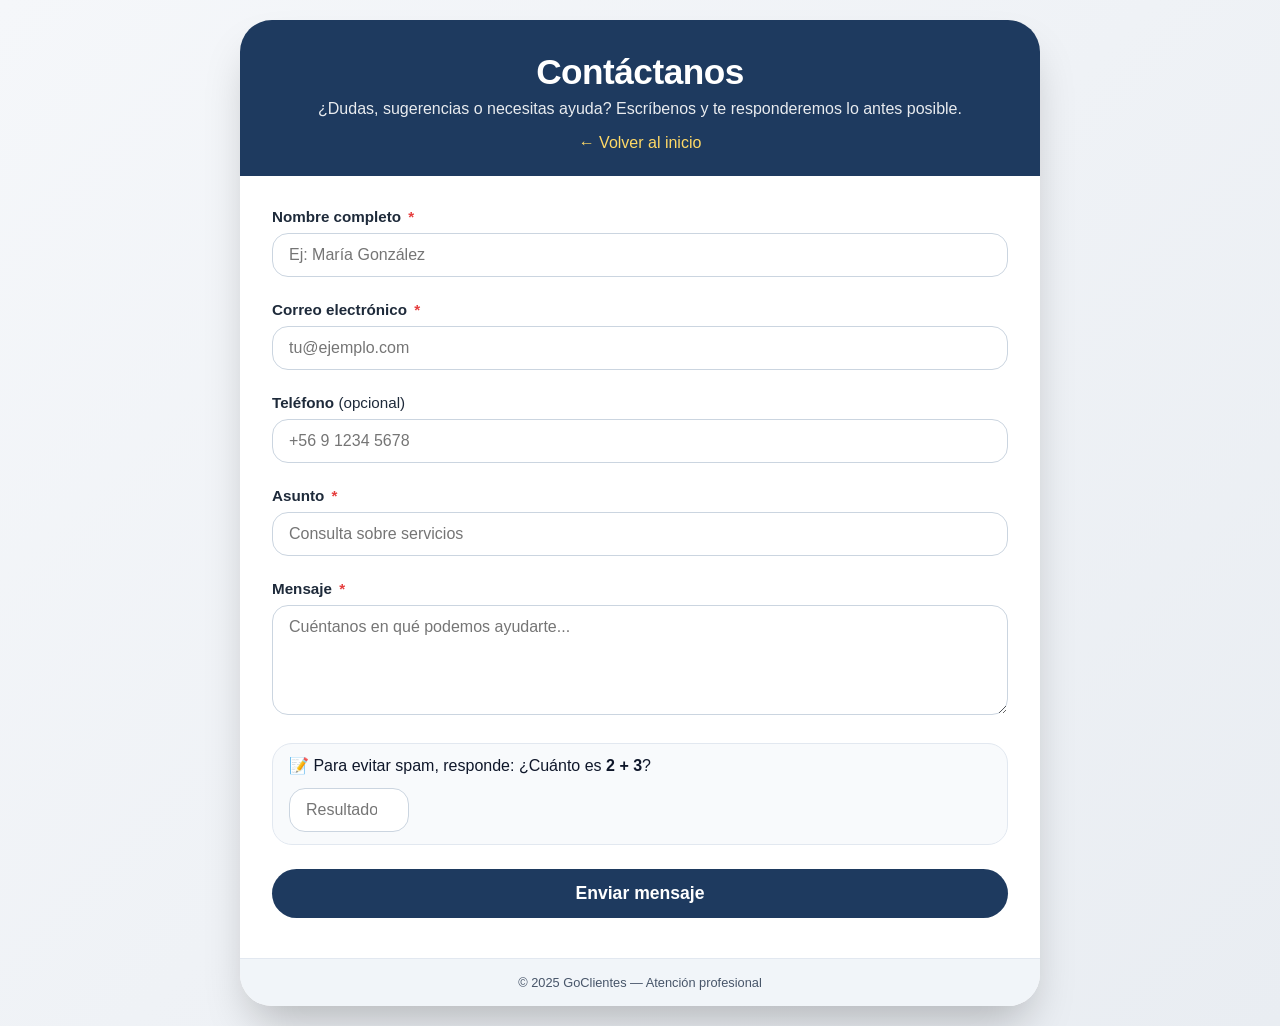
<file: ia/formulario.html>
<!DOCTYPE html>
<html lang="es">
<head>
    <meta charset="UTF-8">
    <meta name="viewport" content="width=device-width, initial-scale=1.0, user-scalable=yes">
    <title>Contacto | GoClientes</title>
    <style>
        * {
            margin: 0;
            padding: 0;
            box-sizing: border-box;
        }

        body {
            font-family: 'Segoe UI', Roboto, 'Helvetica Neue', sans-serif;
            background: linear-gradient(135deg, #f5f7fa 0%, #e9edf2 100%);
            min-height: 100vh;
            display: flex;
            justify-content: center;
            align-items: center;
            padding: 20px;
        }

        .container {
            max-width: 800px;
            width: 100%;
            background: white;
            border-radius: 32px;
            box-shadow: 0 25px 45px -12px rgba(0, 0, 0, 0.25);
            overflow: hidden;
            transition: transform 0.2s ease;
        }

        .header {
            background: #1e3a5f;  /* azul profesional */
            padding: 2rem 2rem 1.5rem;
            text-align: center;
            color: white;
        }

        .header h1 {
            font-size: 2.2rem;
            margin-bottom: 0.5rem;
            font-weight: 600;
            letter-spacing: -0.5px;
        }

        .header p {
            font-size: 1rem;
            opacity: 0.9;
            max-width: 90%;
            margin: 0 auto;
        }

        .back-link {
            display: inline-block;
            margin-top: 1rem;
            color: #ffd966;
            text-decoration: none;
            font-weight: 500;
            transition: color 0.2s;
        }

        .back-link:hover {
            color: white;
            text-decoration: underline;
        }

        .form-wrapper {
            padding: 2rem 2rem 2.5rem;
        }

        .form-group {
            margin-bottom: 1.5rem;
        }

        label {
            display: block;
            font-weight: 600;
            margin-bottom: 0.5rem;
            color: #1e2a3a;
            font-size: 0.95rem;
        }

        .required-star {
            color: #e53e3e;
            margin-left: 3px;
        }

        input, select, textarea {
            width: 100%;
            padding: 12px 16px;
            font-size: 1rem;
            border: 1px solid #cbd5e0;
            border-radius: 16px;
            background-color: #fff;
            transition: all 0.2s ease;
            font-family: inherit;
        }

        input:focus, textarea:focus {
            outline: none;
            border-color: #1e3a5f;
            box-shadow: 0 0 0 3px rgba(30, 58, 95, 0.2);
        }

        textarea {
            resize: vertical;
            min-height: 110px;
        }

        .error-message {
            color: #e53e3e;
            font-size: 0.8rem;
            margin-top: 5px;
            display: none;
        }

        .captcha-group {
            background: #f8fafc;
            padding: 12px 16px;
            border-radius: 20px;
            margin-bottom: 1.5rem;
            border: 1px solid #e2e8f0;
        }

        .captcha-question {
            font-weight: 500;
            margin-bottom: 8px;
            color: #0f172a;
        }

        .captcha-input {
            width: 120px;
            margin-top: 5px;
        }

        button {
            background: #1e3a5f;
            color: white;
            border: none;
            padding: 14px 28px;
            font-size: 1.1rem;
            font-weight: 600;
            border-radius: 40px;
            cursor: pointer;
            width: 100%;
            transition: background 0.2s, transform 0.1s, opacity 0.2s;
            display: flex;
            justify-content: center;
            align-items: center;
            gap: 10px;
        }

        button:hover {
            background: #0f2b44;
            transform: scale(1.01);
        }

        button:disabled {
            background: #94a3b8;
            cursor: not-allowed;
            transform: none;
        }

        .spinner {
            display: inline-block;
            width: 20px;
            height: 20px;
            border: 2px solid rgba(255,255,255,0.3);
            border-radius: 50%;
            border-top-color: white;
            animation: spin 0.6s linear infinite;
        }

        @keyframes spin {
            to { transform: rotate(360deg); }
        }

        .alert {
            padding: 14px 18px;
            border-radius: 20px;
            margin-bottom: 1.5rem;
            font-weight: 500;
            display: none;
            align-items: center;
            gap: 10px;
        }

        .alert-success {
            background: #e6f9ed;
            color: #2b6e3c;
            border-left: 5px solid #2b6e3c;
        }

        .alert-error {
            background: #ffe6e5;
            color: #c53030;
            border-left: 5px solid #c53030;
        }

        footer {
            text-align: center;
            padding: 1rem 2rem;
            background: #f1f5f9;
            font-size: 0.8rem;
            color: #475569;
            border-top: 1px solid #e2e8f0;
        }

        @media (max-width: 600px) {
            .form-wrapper {
                padding: 1.5rem;
            }
            .header h1 {
                font-size: 1.8rem;
            }
        }
    </style>
</head>
<body>

<div class="container">
    <div class="header">
        <h1>Contáctanos</h1>
        <p>¿Dudas, sugerencias o necesitas ayuda? Escríbenos y te responderemos lo antes posible.</p>
        <a href="https://www.goclientes.com" class="back-link">← Volver al inicio</a>
    </div>

    <div class="form-wrapper">
        <!-- alertas dinámicas -->
        <div id="alertBox" class="alert"></div>

        <form id="contactForm">
            <div class="form-group">
                <label>Nombre completo <span class="required-star">*</span></label>
                <input type="text" id="name" name="name" placeholder="Ej: María González" autocomplete="name">
                <div class="error-message" id="nameError">Este campo es obligatorio.</div>
            </div>

            <div class="form-group">
                <label>Correo electrónico <span class="required-star">*</span></label>
                <input type="email" id="email" name="email" placeholder="tu@ejemplo.com" autocomplete="email">
                <div class="error-message" id="emailError">Ingresa un email válido (ej: nombre@dominio.com).</div>
            </div>

            <div class="form-group">
                <label>Teléfono <span style="font-weight: normal;">(opcional)</span></label>
                <input type="tel" id="phone" name="phone" placeholder="+56 9 1234 5678" autocomplete="tel">
            </div>

            <div class="form-group">
                <label>Asunto <span class="required-star">*</span></label>
                <input type="text" id="subject" name="subject" placeholder="Consulta sobre servicios">
                <div class="error-message" id="subjectError">El asunto es requerido.</div>
            </div>

            <div class="form-group">
                <label>Mensaje <span class="required-star">*</span></label>
                <textarea id="message" name="message" placeholder="Cuéntanos en qué podemos ayudarte..."></textarea>
                <div class="error-message" id="messageError">No olvides escribir tu mensaje.</div>
            </div>

            <!-- Captcha simple -->
            <div class="captcha-group">
                <div class="captcha-question">📝 Para evitar spam, responde: ¿Cuánto es <strong>2 + 3</strong>?</div>
                <input type="number" id="captcha" class="captcha-input" placeholder="Resultado">
                <div class="error-message" id="captchaError">La respuesta es incorrecta. Intenta de nuevo.</div>
            </div>

            <button type="submit" id="submitBtn">
                <span>Enviar mensaje</span>
            </button>
        </form>
    </div>
    <footer>
        © 2025 GoClientes — Atención profesional
    </footer>
</div>

<script>
    (function() {
        const form = document.getElementById('contactForm');
        const submitBtn = document.getElementById('submitBtn');
        const alertBox = document.getElementById('alertBox');

        // Elementos de campos
        const nameInput = document.getElementById('name');
        const emailInput = document.getElementById('email');
        const subjectInput = document.getElementById('subject');
        const messageInput = document.getElementById('message');
        const captchaInput = document.getElementById('captcha');

        // Errores
        const nameError = document.getElementById('nameError');
        const emailError = document.getElementById('emailError');
        const subjectError = document.getElementById('subjectError');
        const messageError = document.getElementById('messageError');
        const captchaError = document.getElementById('captchaError');

        // Helper: mostrar alerta
        function showAlert(message, type) {
            alertBox.textContent = message;
            alertBox.className = `alert alert-${type}`;
            alertBox.style.display = 'flex';
            // Auto ocultar después de 5 segundos
            setTimeout(() => {
                if (alertBox.style.display === 'flex') {
                    alertBox.style.display = 'none';
                }
            }, 5000);
        }

        function hideAlert() {
            alertBox.style.display = 'none';
        }

        // Validación en cliente
        function validateForm() {
            let isValid = true;

            // Nombre
            if (!nameInput.value.trim()) {
                nameError.style.display = 'block';
                isValid = false;
            } else {
                nameError.style.display = 'none';
            }

            // Email
            const email = emailInput.value.trim();
            const emailRegex = /^[^\s@]+@([^\s@]+\.)+[^\s@]+$/;
            if (!email || !emailRegex.test(email)) {
                emailError.style.display = 'block';
                isValid = false;
            } else {
                emailError.style.display = 'none';
            }

            // Asunto
            if (!subjectInput.value.trim()) {
                subjectError.style.display = 'block';
                isValid = false;
            } else {
                subjectError.style.display = 'none';
            }

            // Mensaje
            if (!messageInput.value.trim()) {
                messageError.style.display = 'block';
                isValid = false;
            } else {
                messageError.style.display = 'none';
            }

            // Captcha (2+3=5)
            const captchaValue = parseInt(captchaInput.value, 10);
            if (isNaN(captchaValue) || captchaValue !== 5) {
                captchaError.style.display = 'block';
                isValid = false;
            } else {
                captchaError.style.display = 'none';
            }

            return isValid;
        }

        // Envío con fetch a Formspree (reemplazar con tu endpoint real)
        // Para usar este código GRATIS: ve a https://formspree.io/ , regístrate, crea un nuevo formulario,
        // y obtén tu ID (algo como "https://formspree.io/f/xqkrgvpa"). Luego reemplaza la URL abajo.
        const FORMSPREE_ENDPOINT = 'https://formspree.io/f/tu-id-aqui';  // <-- CAMBIA ESTO

        // Si no quieres usar Formspree, puedes también configurar un backend propio.
        // Mientras pruebas, puedes descomentar la línea de simulación (más abajo)

        async function submitForm(data) {
            // Opción 1: Enviar a Formspree (requiere endpoint válido)
            // Si aún no tienes endpoint, la petición fallará y mostrará error controlado.
            try {
                const response = await fetch(FORMSPREE_ENDPOINT, {
                    method: 'POST',
                    headers: {
                        'Accept': 'application/json',
                        'Content-Type': 'application/json'
                    },
                    body: JSON.stringify(data)
                });
                if (response.ok) {
                    return { success: true };
                } else {
                    const errorText = await response.text();
                    console.error('Formspree error:', errorText);
                    return { success: false, error: 'Error en el servidor (código ' + response.status + ')' };
                }
            } catch (err) {
                console.error('Network error:', err);
                return { success: false, error: 'No se pudo conectar. Revisa tu conexión o el endpoint.' };
            }
        }

        // Evento submit
        form.addEventListener('submit', async (e) => {
            e.preventDefault();
            hideAlert();

            // Validar antes de enviar
            if (!validateForm()) {
                showAlert('Por favor, completa todos los campos obligatorios correctamente.', 'error');
                return;
            }

            // Deshabilitar botón y mostrar spinner
            const originalBtnText = submitBtn.innerHTML;
            submitBtn.disabled = true;
            submitBtn.innerHTML = '<span class="spinner"></span> Enviando...';

            // Preparar datos
            const formData = {
                name: nameInput.value.trim(),
                email: emailInput.value.trim(),
                phone: document.getElementById('phone').value.trim(),
                subject: subjectInput.value.trim(),
                message: messageInput.value.trim(),
                _subject: `Contacto GoClientes: ${subjectInput.value.trim()}` // mejor asunto en el correo
            };

            // ---- SIMULACIÓN DE PRUEBA (si no tienes endpoint real, puedes descomentar estas líneas y comentar el envío real) ----
            // Si quieres probar sin endpoint, descomenta el bloque de abajo y comenta la llamada a submitForm.
            /*
            setTimeout(() => {
                submitBtn.disabled = false;
                submitBtn.innerHTML = originalBtnText;
                showAlert('✅ Demo: formulario simulado correctamente (sin envío real). Reemplaza el endpoint de Formspree para recibir correos.', 'success');
                form.reset();
            }, 1000);
            return;
            */

            // Envío real
            const result = await submitForm(formData);

            if (result.success) {
                showAlert('¡Mensaje enviado con éxito! Te contactaremos pronto.', 'success');
                form.reset();  // limpia campos
                // Resetear errores visuales
                document.querySelectorAll('.error-message').forEach(el => el.style.display = 'none');
            } else {
                showAlert('Error al enviar: ' + (result.error || 'Intenta más tarde o contacta por otro medio.'), 'error');
            }

            // Restaurar botón
            submitBtn.disabled = false;
            submitBtn.innerHTML = originalBtnText;
        });

        // Limpiar errores al escribir
        const clearErrorOnInput = (input, errorEl) => {
            input.addEventListener('input', () => {
                errorEl.style.display = 'none';
                hideAlert();
            });
        };
        clearErrorOnInput(nameInput, nameError);
        clearErrorOnInput(emailInput, emailError);
        clearErrorOnInput(subjectInput, subjectError);
        clearErrorOnInput(messageInput, messageError);
        clearErrorOnInput(captchaInput, captchaError);
    })();
</script>
</body>
</html>
</file>
